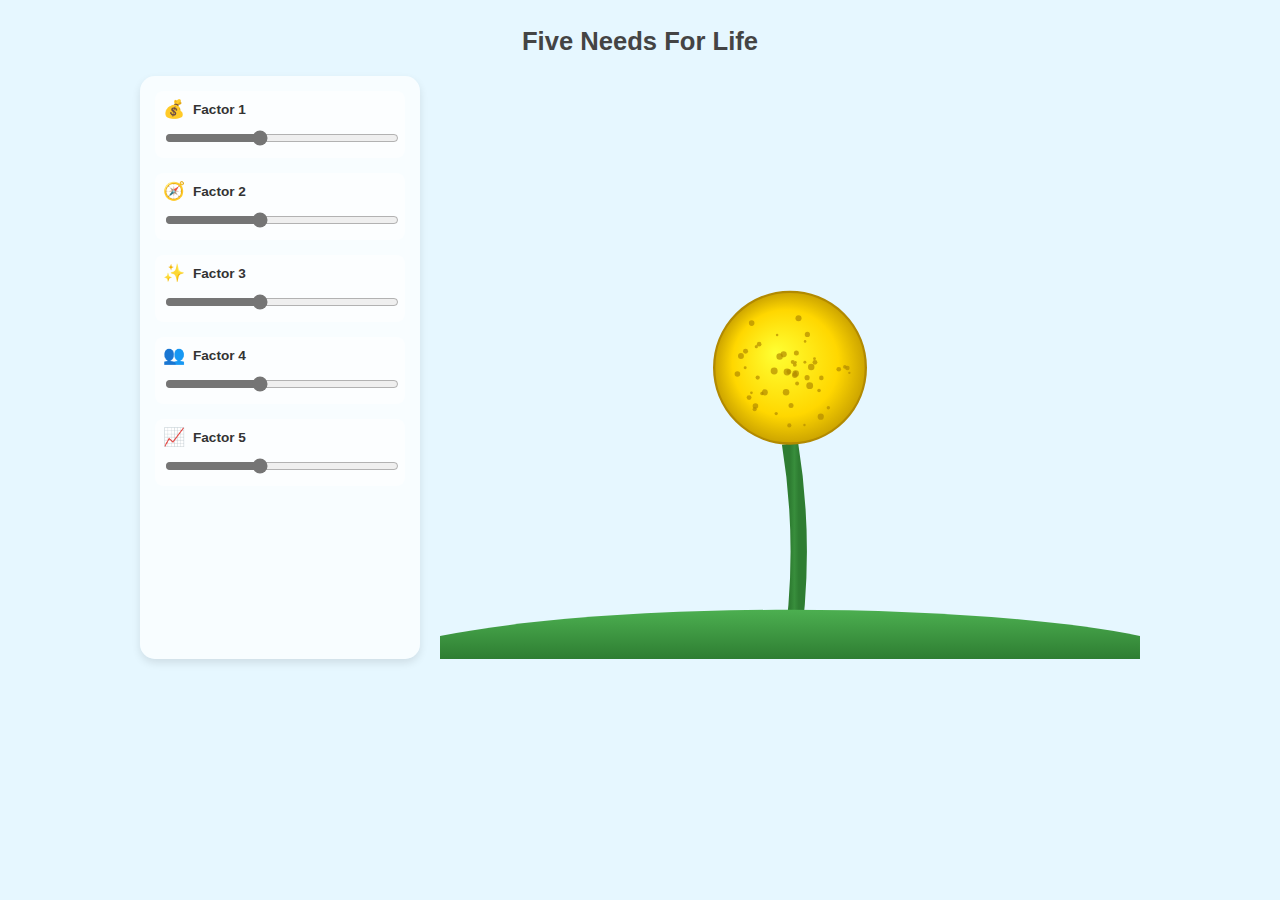
<file: interactive-life-work-needs.html>
<!DOCTYPE html>
<html lang="en">
<head>
    <meta charset="UTF-8">
    <meta name="viewport" content="width=device-width, initial-scale=1.0, maximum-scale=1.0, user-scalable=no">
    <title>Five Needs For Life</title>
    <style>
        body {
            font-family: 'Segoe UI', Tahoma, Geneva, Verdana, sans-serif;
            background-color: #e6f7ff;
            margin: 0;
            padding: 10px;
            display: flex;
            flex-direction: column;
            align-items: center;
            min-height: 100vh;
            box-sizing: border-box;
        }
        
        h1 {
            color: #444;
            text-align: center;
            margin-bottom: 20px;
            font-size: 1.6rem;
        }
        
        .main-container {
            display: flex;
            flex-direction: row;
            justify-content: center;
            width: 100%;
            max-width: 1000px;
            gap: 20px;
        }
        
        .sliders-container {
            width: 25%;
            background-color: rgba(255, 255, 255, 0.7);
            padding: 15px;
            border-radius: 15px;
            box-shadow: 0 4px 8px rgba(0, 0, 0, 0.1);
            flex-shrink: 0;
        }
        
        .flower-container {
            flex-grow: 1;
            display: flex;
            justify-content: center;
            align-items: center;
            min-height: 500px;
            position: relative;
        }
        
        .slider-group {
            margin-bottom: 15px;
            padding: 8px;
            border-radius: 8px;
            background-color: rgba(255, 255, 255, 0.5);
            transition: background-color 0.3s;
            position: relative;
        }
        
        .slider-group:hover {
            background-color: rgba(255, 255, 255, 0.8);
        }
        
        .slider-label {
            display: flex;
            align-items: center;
            margin-bottom: 5px;
            font-weight: bold;
            color: #333;
            font-size: 0.85em;
        }
        
        .emoji {
            margin-right: 8px;
            font-size: 1.3em;
        }
        
        .slider {
            width: 100%;
            margin-top: 5px;
            accent-color: #4CAF50;
        }
        
        @media (max-width: 768px) {
            .main-container {
                flex-direction: column;
                align-items: center;
                gap: 10px;
            }
            
            .sliders-container {
                width: 90%;
                max-width: 100%;
                margin-bottom: 10px;
                padding: 10px;
            }
            
            .flower-container {
                width: 100%;
                min-height: 350px;
            }
            
            h1 {
                font-size: 1.4rem;
                margin-bottom: 15px;
            }
            
            .slider-group {
                margin-bottom: 8px;
            }
            
            .slider-label {
                font-size: 0.8em;
            }
        }
    </style>
</head>
<body>
    <h1>Five Needs For Life</h1>
    <div class="main-container">
        <div class="sliders-container">
            <div class="slider-group">
                <div class="slider-label">
                    <span class="emoji">💰</span>
                    <span>Factor 1</span>
                </div>
                <input type="range" min="-2" max="3" value="0" class="slider" id="slider1">
            </div>
            
            <div class="slider-group">
                <div class="slider-label">
                    <span class="emoji">🧭</span>
                    <span>Factor 2</span>
                </div>
                <input type="range" min="-2" max="3" value="0" class="slider" id="slider2">
            </div>
            
            <div class="slider-group">
                <div class="slider-label">
                    <span class="emoji">✨</span>
                    <span></span>Factor 3</span>
                </div>
                <input type="range" min="-2" max="3" value="0" class="slider" id="slider3">
            </div>
            
            <div class="slider-group">
                <div class="slider-label">
                    <span class="emoji">👥</span>
                    <span>Factor 4</span>
                </div>
                <input type="range" min="-2" max="3" value="0" class="slider" id="slider4">
            </div>
            
            <div class="slider-group">
                <div class="slider-label">
                    <span class="emoji">📈</span>
                    <span>Factor 5</span>
                </div>
                <input type="range" min="-2" max="3" value="0" class="slider" id="slider5">
            </div>
        </div>
        
        <div class="flower-container" id="flowerContainer"></div>
    </div>

    <script>
        // Constants for the flower dimensions
        const svgWidth = 600;
        const svgHeight = 500;
        const centerX = svgWidth / 2;
        const centerY = svgHeight / 2;
        const pistilRadius = 65;
        const maxPetalLength = 200;
        
        // Needs categories with their data
        const needs = [
            { name: "Factor 1", emoji: "💰", color: "#FFD700", angle: -90 },
            { name: "Factor 2", emoji: "🧭", color: "#FF7F50", angle: -18 },
            { name: "Factor 3", emoji: "✨", color: "#4CAF50", angle: 54 },
            { name: "Factor 4", emoji: "👥", color: "#5B9BD5", angle: 126 },
            { name: "Factor 5", emoji: "📈", color: "#9370DB", angle: 198 }
        ];

        // Create the SVG element
        const createSVG = () => {
            const container = document.getElementById('flowerContainer');
            container.innerHTML = '';
            
            // Make SVG responsive
            const svg = document.createElementNS("http://www.w3.org/2000/svg", "svg");
            svg.setAttribute("viewBox", `0 0 ${svgWidth} ${svgHeight}`);
            svg.setAttribute("width", "100%");
            svg.setAttribute("height", "100%");
            svg.style.maxHeight = "70vh";
            svg.style.display = "block";
            svg.id = "flowerSVG";
            
            container.appendChild(svg);
            return svg;
        };

        // Get the current values from all sliders
        const getSliderValues = () => {
            return [1, 2, 3, 4, 5].map(i => parseInt(document.getElementById(`slider${i}`).value));
        };

        // Draw a petal - new petal shape
        const drawPetal = (svg, angle, length, width, color, emoji) => {
            // Make petals wider and more visible even at small values
            const petalWidth = width * 100; // Increased width factor
            
            // Make length at least 40% of maxPetalLength even for value 1 
            const adjustedLength = Math.max(length, maxPetalLength * 0.4);
            
            // Calculate the end point of the petal
            const endX = centerX + adjustedLength * Math.cos(angle * Math.PI / 180);
            const endY = centerY + adjustedLength * Math.sin(angle * Math.PI / 180);
            
            // Calculate control points for the bezier curves - making them wider
            // Wider angle spread to make petals touch each other
            const ctrl1Angle = angle - 50; 
            const ctrl2Angle = angle + 50;
            
            const ctrl1X = centerX + adjustedLength * 0.8 * Math.cos(ctrl1Angle * Math.PI / 180);
            const ctrl1Y = centerY + adjustedLength * 0.8 * Math.sin(ctrl1Angle * Math.PI / 180);
            const ctrl2X = centerX + adjustedLength * 0.8 * Math.cos(ctrl2Angle * Math.PI / 180);
            const ctrl2Y = centerY + adjustedLength * 0.8 * Math.sin(ctrl2Angle * Math.PI / 180);
            
            // Additional control points for the heart-like petal shape
            const ctrl3X = centerX + adjustedLength * 0.9 * Math.cos((angle - 25) * Math.PI / 180);
            const ctrl3Y = centerY + adjustedLength * 0.9 * Math.sin((angle - 25) * Math.PI / 180);
            const ctrl4X = centerX + adjustedLength * 0.9 * Math.cos((angle + 25) * Math.PI / 180);
            const ctrl4Y = centerY + adjustedLength * 0.9 * Math.sin((angle + 25) * Math.PI / 180);
            
            // Create a gradient for the petal
            const gradientId = `petalGradient${angle}`;
            const gradient = document.createElementNS("http://www.w3.org/2000/svg", "linearGradient");
            gradient.setAttribute("id", gradientId);
            gradient.setAttribute("x1", "0%");
            gradient.setAttribute("y1", "0%");
            gradient.setAttribute("x2", "100%");
            gradient.setAttribute("y2", "100%");
            
            const stop1 = document.createElementNS("http://www.w3.org/2000/svg", "stop");
            stop1.setAttribute("offset", "0%");
            stop1.setAttribute("stop-color", color);
            
            const stop2 = document.createElementNS("http://www.w3.org/2000/svg", "stop");
            stop2.setAttribute("offset", "100%");
            stop2.setAttribute("stop-color", lightenColor(color, 50));
            
            gradient.appendChild(stop1);
            gradient.appendChild(stop2);
            
            const defs = document.createElementNS("http://www.w3.org/2000/svg", "defs");
            defs.appendChild(gradient);
            svg.appendChild(defs);
            
            // Draw the petal using path with a new shape (heart-like)
            const path = document.createElementNS("http://www.w3.org/2000/svg", "path");
            path.setAttribute("d", `
                M ${centerX} ${centerY}
                Q ${ctrl1X} ${ctrl1Y}, ${endX} ${endY}
                Q ${ctrl4X} ${ctrl4Y}, ${centerX} ${centerY}
                Z
            `);
            path.setAttribute("fill", `url(#${gradientId})`);
            path.setAttribute("stroke", darkenColor(color, 20));
            path.setAttribute("stroke-width", "1");
            path.setAttribute("filter", "drop-shadow(0px 2px 3px rgba(0,0,0,0.2))");
            svg.appendChild(path);
            
            // Add texture to the petal
            for (let i = 0; i < 8; i++) {
                const lineAngle = angle - 15 + (i * 5);
                const lineLength = length * 0.7 * (0.5 + Math.random() * 0.5);
                const startX = centerX + pistilRadius * 0.8 * Math.cos(lineAngle * Math.PI / 180);
                const startY = centerY + pistilRadius * 0.8 * Math.sin(lineAngle * Math.PI / 180);
                const endLineX = centerX + lineLength * Math.cos(lineAngle * Math.PI / 180);
                const endLineY = centerY + lineLength * Math.sin(lineAngle * Math.PI / 180);
                
                const line = document.createElementNS("http://www.w3.org/2000/svg", "line");
                line.setAttribute("x1", startX);
                line.setAttribute("y1", startY);
                line.setAttribute("x2", endLineX);
                line.setAttribute("y2", endLineY);
                line.setAttribute("stroke", darkenColor(color, 10));
                line.setAttribute("stroke-width", "0.5");
                line.setAttribute("opacity", "0.3");
                svg.appendChild(line);
            }
            
            // Add emoji near the end of the petal, outside but close to the tip
            if (emoji) {
                // Position emoji outside but close to the tip of the petal
                const emojiDistance = length * 1.1; // Just beyond the petal tip
                const emojiX = centerX + emojiDistance * Math.cos(angle * Math.PI / 180);
                const emojiY = centerY + emojiDistance * Math.sin(angle * Math.PI / 180);
                
                const foreignObject = document.createElementNS("http://www.w3.org/2000/svg", "foreignObject");
                foreignObject.setAttribute("x", emojiX - 15);
                foreignObject.setAttribute("y", emojiY - 15);
                foreignObject.setAttribute("width", "30");
                foreignObject.setAttribute("height", "30");
                
                const emojiDiv = document.createElement("div");
                emojiDiv.style.textAlign = "center";
                emojiDiv.style.fontSize = "20px";
                emojiDiv.innerHTML = emoji;
                
                foreignObject.appendChild(emojiDiv);
                svg.appendChild(foreignObject);
            }
        };

        // Draw a damage hole in the pistil - now using background color and irregular shape
        const drawDamage = (svg, angle, size) => {
            // Size is -1 or -2, representing the severity of the damage
            // Reduced damage size by 30% as requested
            const damageSize = Math.abs(size) * 14; // Reduced from 20 to 14 (30% smaller)
            
            // Calculate the position of the damage on the pistil
            const damageX = centerX + (pistilRadius - damageSize/2) * Math.cos(angle * Math.PI / 180);
            const damageY = centerY + (pistilRadius - damageSize/2) * Math.sin(angle * Math.PI / 180);
            
            // Create an irregular "bitten" shape instead of a perfect circle
            const bitePath = document.createElementNS("http://www.w3.org/2000/svg", "path");
            
            // Generate irregular bitten mark with multiple points
            let pathData = `M ${damageX},${damageY} `;
            const numPoints = 12;
            
            for (let i = 0; i < numPoints; i++) {
                const pointAngle = (i / numPoints) * 2 * Math.PI;
                // Vary the radius to create irregularity - some points extend further
                const biteFactor = 0.7 + Math.random() * 0.6; // Between 0.7 and 1.3
                const pointRadius = damageSize * biteFactor;
                
                const px = damageX + pointRadius * Math.cos(pointAngle);
                const py = damageY + pointRadius * Math.sin(pointAngle);
                
                pathData += `L ${px},${py} `;
            }
            
            pathData += "Z"; // Close the path
            
            bitePath.setAttribute("d", pathData);
            bitePath.setAttribute("fill", "#e6f7ff"); // Same as background color
            bitePath.setAttribute("stroke", "none"); // No outline
            svg.appendChild(bitePath);
        };

        // Draw the pistil (center of the flower)
        const drawPistil = (svg, damageLevel) => {
            // Calculate color based on damage level (0 to 10, where 10 is maximum damage)
            // 0 damage = bright yellow, max damage = dark brown
            const normalColor = "#FFD700"; // Bright yellow
            const maxDamageColor = "#5D4037"; // Dark brown
            
            // Calculate color based on damage proportion
            const maxPossibleDamage = 10; // -2 for all 5 categories would be 10
            const damageProportion = Math.min(damageLevel / maxPossibleDamage, 1);
            const pistilColor = interpolateColor(normalColor, maxDamageColor, damageProportion);
            
            // Create a gradient for the pistil
            const gradientId = "pistilGradient";
            const gradient = document.createElementNS("http://www.w3.org/2000/svg", "radialGradient");
            gradient.setAttribute("id", gradientId);
            gradient.setAttribute("cx", "50%");
            gradient.setAttribute("cy", "50%");
            gradient.setAttribute("r", "50%");
            gradient.setAttribute("fx", "40%");
            gradient.setAttribute("fy", "40%");
            
            const stop1 = document.createElementNS("http://www.w3.org/2000/svg", "stop");
            stop1.setAttribute("offset", "0%");
            stop1.setAttribute("stop-color", lightenColor(pistilColor, 20));
            
            const stop2 = document.createElementNS("http://www.w3.org/2000/svg", "stop");
            stop2.setAttribute("offset", "70%");
            stop2.setAttribute("stop-color", pistilColor);
            
            const stop3 = document.createElementNS("http://www.w3.org/2000/svg", "stop");
            stop3.setAttribute("offset", "100%");
            stop3.setAttribute("stop-color", darkenColor(pistilColor, 20));
            
            gradient.appendChild(stop1);
            gradient.appendChild(stop2);
            gradient.appendChild(stop3);
            
            const defs = document.createElementNS("http://www.w3.org/2000/svg", "defs");
            defs.appendChild(gradient);
            svg.appendChild(defs);
            
            // Draw the pistil as a circle
            const circle = document.createElementNS("http://www.w3.org/2000/svg", "circle");
            circle.setAttribute("cx", centerX);
            circle.setAttribute("cy", centerY);
            circle.setAttribute("r", pistilRadius);
            circle.setAttribute("fill", `url(#${gradientId})`);
            circle.setAttribute("stroke", darkenColor(pistilColor, 30));
            circle.setAttribute("stroke-width", "2");
            // Removed the drop shadow
            svg.appendChild(circle);
            
            // Add texture dots to the pistil
            for (let i = 0; i < 50; i++) {
                const angle = Math.random() * 360;
                const distance = Math.random() * pistilRadius * 0.8;
                const dotX = centerX + distance * Math.cos(angle * Math.PI / 180);
                const dotY = centerY + distance * Math.sin(angle * Math.PI / 180);
                const dotSize = 1 + Math.random() * 2;
                
                const dot = document.createElementNS("http://www.w3.org/2000/svg", "circle");
                dot.setAttribute("cx", dotX);
                dot.setAttribute("cy", dotY);
                dot.setAttribute("r", dotSize);
                dot.setAttribute("fill", darkenColor(pistilColor, 30));
                dot.setAttribute("opacity", "0.7");
                svg.appendChild(dot);
            }
        };

        // Draw the complete flower
        const drawFlower = () => {
            const values = getSliderValues();
            const svg = createSVG();
            
            // First draw the stem (so it's behind everything)
            drawStem(svg);
            
            // Then draw ground (over the stem)
            drawGround(svg);
            
            // Calculate pistil damage level
            const damageLevel = values.reduce((sum, val) => sum + (val < 0 ? Math.abs(val) : 0), 0);
            
            // Draw petals first (so they appear behind the pistil)
            values.forEach((value, index) => {
                if (value > 0) {
                    // Calculate petal size based on value (1-3)
                    // Adjusted scale to make level 1 more visible
                    // Now a value of 1 will give 50% of max length instead of 33%
                    const petalLength = ((value * 0.5) / 3 + 0.5) * maxPetalLength;
                    const petalWidth = value / 3;
                    
                    drawPetal(svg, needs[index].angle, petalLength, petalWidth, needs[index].color, needs[index].emoji);
                }
            });
            
            // Draw the pistil
            drawPistil(svg, damageLevel);
            
            // Draw damage holes on top
            values.forEach((value, index) => {
                if (value < 0) {
                    drawDamage(svg, needs[index].angle, value);
                }
            });
        };
        
        // Draw the ground/grass - simplified version
        const drawGround = (svg) => {
            // Create a gradient for the grass
            const gradientId = "grassGradient";
            const gradient = document.createElementNS("http://www.w3.org/2000/svg", "linearGradient");
            gradient.setAttribute("id", gradientId);
            gradient.setAttribute("x1", "0%");
            gradient.setAttribute("y1", "0%");
            gradient.setAttribute("x2", "0%");
            gradient.setAttribute("y2", "100%");
            
            const stop1 = document.createElementNS("http://www.w3.org/2000/svg", "stop");
            stop1.setAttribute("offset", "0%");
            stop1.setAttribute("stop-color", "#4CAF50");
            
            const stop2 = document.createElementNS("http://www.w3.org/2000/svg", "stop");
            stop2.setAttribute("offset", "100%");
            stop2.setAttribute("stop-color", "#2E7D32");
            
            gradient.appendChild(stop1);
            gradient.appendChild(stop2);
            
            const defs = svg.querySelector("defs") || document.createElementNS("http://www.w3.org/2000/svg", "defs");
            if (!svg.querySelector("defs")) {
                svg.appendChild(defs);
            }
            defs.appendChild(gradient);
            
            // Draw a simple curved ground
            const groundPath = document.createElementNS("http://www.w3.org/2000/svg", "path");
            
            // Define a simple curved path for the ground
            // Starting from left edge, curving up in the middle, then down to right edge
            const groundY = svgHeight - 30;
            const curveHeight = 20;
            
            const pathD = `
                M 0,${svgHeight}
                L 0,${groundY + curveHeight/2}
                C ${svgWidth/4},${groundY - curveHeight} ${svgWidth*3/4},${groundY - curveHeight} ${svgWidth},${groundY + curveHeight/2}
                L ${svgWidth},${svgHeight}
                Z
            `;
            
            groundPath.setAttribute("d", pathD);
            groundPath.setAttribute("fill", `url(#${gradientId})`);
            svg.appendChild(groundPath);
        };
        
        // Draw the stem (trunk only - no leaves)
        const drawStem = (svg) => {
            // Calculate stem start position (bottom of pistil)
            const stemTopX = centerX;
            const stemTopY = centerY + pistilRadius;
            const stemBottomY = svgHeight; // Reach all the way to the bottom of SVG
            const stemWidth = 14; // Slightly thicker trunk
            
            // Create stem gradient
            const stemGradientId = "stemGradient";
            const stemGradient = document.createElementNS("http://www.w3.org/2000/svg", "linearGradient");
            stemGradient.setAttribute("id", stemGradientId);
            stemGradient.setAttribute("x1", "0%");
            stemGradient.setAttribute("y1", "0%");
            stemGradient.setAttribute("x2", "100%");
            stemGradient.setAttribute("y2", "0%");
            
            const stemStop1 = document.createElementNS("http://www.w3.org/2000/svg", "stop");
            stemStop1.setAttribute("offset", "0%");
            stemStop1.setAttribute("stop-color", "#2E7D32");
            
            const stemStop2 = document.createElementNS("http://www.w3.org/2000/svg", "stop");
            stemStop2.setAttribute("offset", "50%");
            stemStop2.setAttribute("stop-color", "#388E3C");
            
            const stemStop3 = document.createElementNS("http://www.w3.org/2000/svg", "stop");
            stemStop3.setAttribute("offset", "100%");
            stemStop3.setAttribute("stop-color", "#2E7D32");
            
            stemGradient.appendChild(stemStop1);
            stemGradient.appendChild(stemStop2);
            stemGradient.appendChild(stemStop3);
            
            const defs = svg.querySelector("defs") || document.createElementNS("http://www.w3.org/2000/svg", "defs");
            if (!svg.querySelector("defs")) {
                svg.appendChild(defs);
            }
            defs.appendChild(stemGradient);
            
            // Draw the stem with a slight curve
            const stem = document.createElementNS("http://www.w3.org/2000/svg", "path");
            const controlX = centerX + 15; // Add a slight curve
            stem.setAttribute("d", `M ${stemTopX},${stemTopY} Q ${controlX},${(stemTopY + stemBottomY)/2} ${stemTopX},${stemBottomY}`);
            stem.setAttribute("stroke", `url(#${stemGradientId})`);
            stem.setAttribute("stroke-width", stemWidth);
            stem.setAttribute("fill", "none");
            svg.appendChild(stem);
        };

        // Helper function to lighten a color
        function lightenColor(color, percent) {
            const num = parseInt(color.slice(1), 16);
            const amt = Math.round(2.55 * percent);
            const R = Math.min(255, (num >> 16) + amt);
            const G = Math.min(255, (num >> 8 & 0x00FF) + amt);
            const B = Math.min(255, (num & 0x0000FF) + amt);
            return `#${(0x1000000 + (R << 16) + (G << 8) + B).toString(16).slice(1)}`;
        }

        // Helper function to darken a color
        function darkenColor(color, percent) {
            const num = parseInt(color.slice(1), 16);
            const amt = Math.round(2.55 * percent);
            const R = Math.max(0, (num >> 16) - amt);
            const G = Math.max(0, (num >> 8 & 0x00FF) - amt);
            const B = Math.max(0, (num & 0x0000FF) - amt);
            return `#${(0x1000000 + (R << 16) + (G << 8) + B).toString(16).slice(1)}`;
        }

        // Helper function to interpolate between two colors
        function interpolateColor(color1, color2, factor) {
            const r1 = parseInt(color1.slice(1, 3), 16);
            const g1 = parseInt(color1.slice(3, 5), 16);
            const b1 = parseInt(color1.slice(5, 7), 16);
            
            const r2 = parseInt(color2.slice(1, 3), 16);
            const g2 = parseInt(color2.slice(3, 5), 16);
            const b2 = parseInt(color2.slice(5, 7), 16);
            
            const r = Math.round(r1 + factor * (r2 - r1));
            const g = Math.round(g1 + factor * (g2 - g1));
            const b = Math.round(b1 + factor * (b2 - b1));
            
            return `#${(r << 16 | g << 8 | b).toString(16).padStart(6, '0')}`;
        }

        // Setup event listeners for sliders
        function setupSliders() {
            for (let i = 1; i <= 5; i++) {
                const slider = document.getElementById(`slider${i}`);
                
                // Set initial color based on value
                updateSliderColor(slider);
                
                slider.addEventListener('input', function() {
                    drawFlower();
                    updateSliderColor(this);
                });
            }
        }
        
        // Update slider color based on its value
        function updateSliderColor(slider) {
            const value = parseInt(slider.value);
            if (value < 0) {
                slider.style.accentColor = '#E53935'; // Red for negative values
            } else if (value > 0) {
                slider.style.accentColor = '#4CAF50'; // Green for positive values
            } else {
                slider.style.accentColor = '#757575'; // Gray for zero
            }
        }

        // Initialize the flower
        window.onload = function() {
            setupSliders();
            drawFlower();
            
            // Ensure it redraws when orientation changes
            window.addEventListener('resize', function() {
                drawFlower();
            });
        };
    </script>
</body>
</html>
</file>
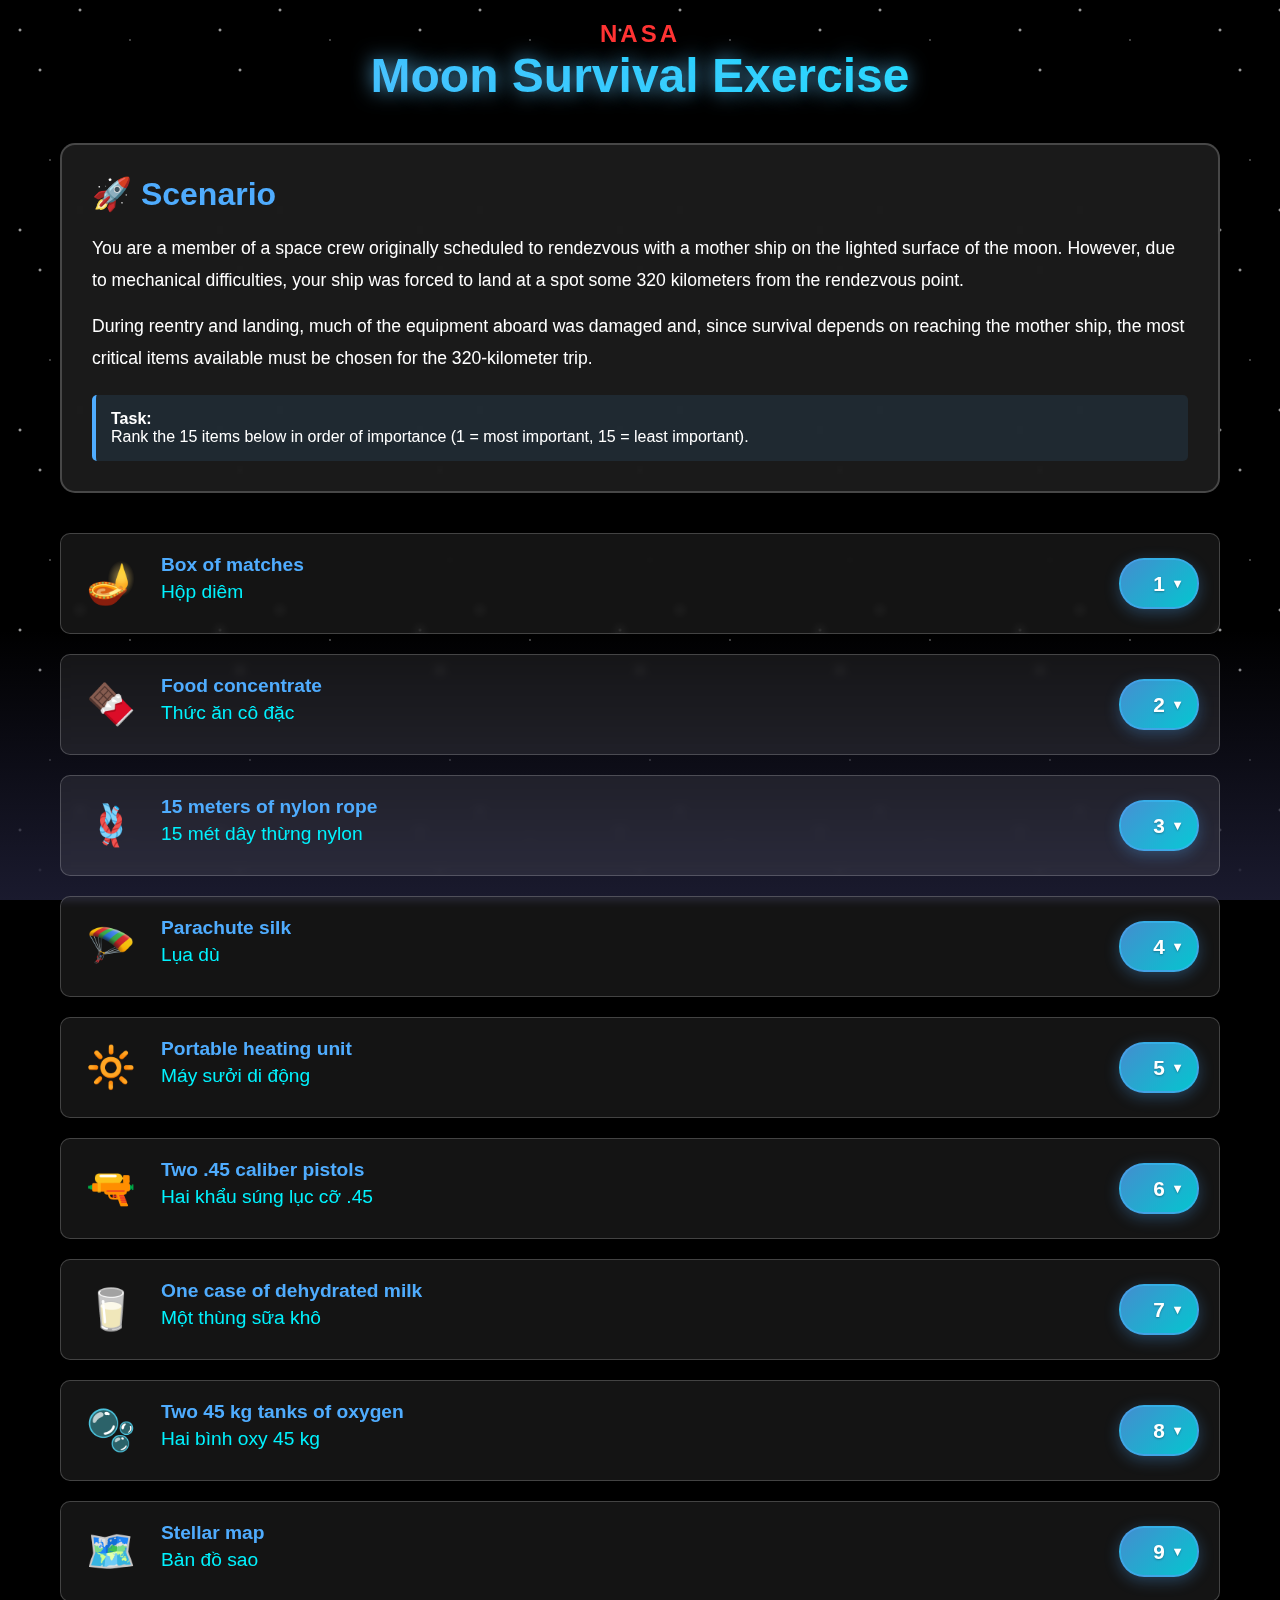
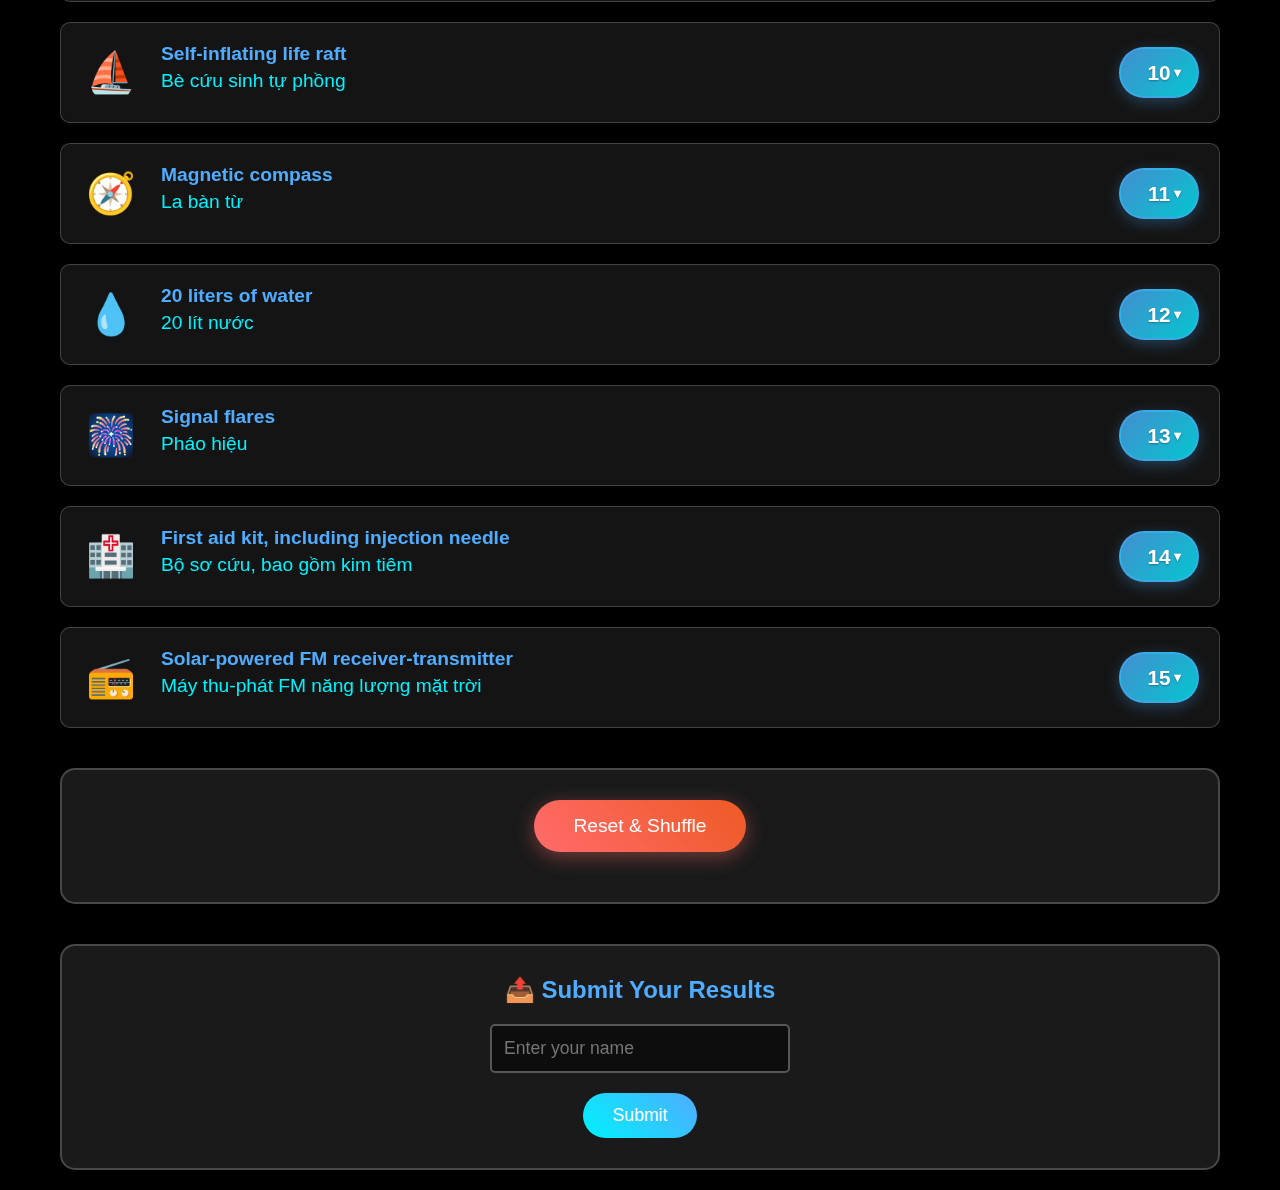
<file: nasa-sim.html>
<!DOCTYPE html>
<html lang="en">
<head>
    <meta charset="UTF-8">
    <meta name="viewport" content="width=device-width, initial-scale=1.0">
    <title>NASA Moon Survival Exercise</title>
    <style>
        * {
            margin: 0;
            padding: 0;
            box-sizing: border-box;
        }

        body {
            font-family: 'Arial', sans-serif;
            background: #000;
            color: #fff;
            min-height: 100vh;
            overflow-x: hidden;
            position: relative;
        }

        /* Starfield background */
        body::before {
            content: '';
            position: fixed;
            top: 0;
            left: 0;
            width: 100%;
            height: 100%;
            background: 
                radial-gradient(2px 2px at 20px 30px, #eee, transparent),
                radial-gradient(2px 2px at 40px 70px, #eee, transparent),
                radial-gradient(1px 1px at 50px 160px, #ddd, transparent),
                radial-gradient(1px 1px at 130px 40px, #ddd, transparent),
                radial-gradient(2px 2px at 80px 10px, #eee, transparent);
            background-size: 200px 200px;
            animation: stars 20s linear infinite;
            z-index: -2;
        }

        @keyframes stars {
            0% { transform: translateY(0); }
            100% { transform: translateY(-200px); }
        }

        /* Moon surface gradient */
        body::after {
            content: '';
            position: fixed;
            bottom: 0;
            left: 0;
            width: 100%;
            height: 30%;
            background: linear-gradient(to top, #1a1a2e 0%, transparent 100%);
            z-index: -1;
        }

        .container {
            max-width: 1200px;
            margin: 0 auto;
            padding: 20px;
            position: relative;
            z-index: 1;
        }

        /* Header */
        .header {
            text-align: center;
            margin-bottom: 40px;
            animation: fadeIn 1s ease-out;
        }

        @keyframes fadeIn {
            from { opacity: 0; transform: translateY(-20px); }
            to { opacity: 1; transform: translateY(0); }
        }

        .header h1 {
            font-size: 3em;
            margin-bottom: 10px;
            text-shadow: 0 0 20px rgba(100, 200, 255, 0.8);
            background: linear-gradient(45deg, #4facfe 0%, #00f2fe 100%);
            -webkit-background-clip: text;
            -webkit-text-fill-color: transparent;
        }

        .header .nasa-logo {
            font-size: 1.5em;
            color: #ff3333;
            font-weight: bold;
            letter-spacing: 3px;
        }

        /* Scenario Box */
        .scenario-box {
            background: rgba(255, 255, 255, 0.1);
            backdrop-filter: blur(10px);
            border: 2px solid rgba(255, 255, 255, 0.2);
            border-radius: 15px;
            padding: 30px;
            margin-bottom: 40px;
            box-shadow: 0 8px 32px rgba(0, 0, 0, 0.3);
            animation: slideIn 1s ease-out 0.3s both;
        }

        @keyframes slideIn {
            from { opacity: 0; transform: translateX(-50px); }
            to { opacity: 1; transform: translateX(0); }
        }

        .scenario-box h2 {
            color: #4facfe;
            margin-bottom: 20px;
            font-size: 2em;
        }

        .scenario-box p {
            line-height: 1.8;
            margin-bottom: 15px;
            font-size: 1.1em;
        }

        .scenario-box .task {
            background: rgba(79, 172, 254, 0.1);
            border-left: 4px solid #4facfe;
            padding: 15px;
            margin-top: 20px;
            border-radius: 5px;
        }

        /* Items Grid */
        .items-container {
            display: grid;
            gap: 20px;
            margin-bottom: 40px;
        }

        .item {
            background: rgba(255, 255, 255, 0.08);
            backdrop-filter: blur(5px);
            border: 1px solid rgba(255, 255, 255, 0.2);
            border-radius: 10px;
            padding: 20px;
            display: flex;
            align-items: center;
            gap: 20px;
            transition: all 0.3s ease;
            position: relative;
            overflow: hidden;
            animation: itemSlide 0.5s ease-out both;
        }

        @keyframes itemSlide {
            from { opacity: 0; transform: translateY(20px); }
            to { opacity: 1; transform: translateY(0); }
        }

        .item::before {
            content: '';
            position: absolute;
            top: 0;
            left: -100%;
            width: 100%;
            height: 100%;
            background: linear-gradient(90deg, transparent, rgba(255, 255, 255, 0.2), transparent);
            transition: left 0.5s;
        }

        .item:hover::before {
            left: 100%;
        }

        .item:hover {
            transform: translateY(-5px);
            box-shadow: 0 10px 30px rgba(79, 172, 254, 0.3);
            border-color: #4facfe;
        }

        .item-icon {
            font-size: 2.5em;
            min-width: 60px;
            text-align: center;
        }

        .item-content {
            flex: 1;
        }

        .item-name {
            font-size: 1.2em;
            font-weight: bold;
            margin-bottom: 5px;
            color: #4facfe;
        }

        .item-name-vn {
            font-size: 1.2em;
            color: #00f2fe;
            margin-bottom: 10px;
        }

        .item-select {
            min-width: 80px;
        }

        .item-select select {
            width: 100%;
            padding: 12px 20px;
            border-radius: 25px;
            border: 2px solid rgba(79, 172, 254, 0.5);
            background: linear-gradient(135deg, rgba(79, 172, 254, 0.8) 0%, rgba(0, 242, 254, 0.8) 100%);
            color: #ffffff;
            font-size: 1.3em;
            font-weight: bold;
            cursor: pointer;
            transition: all 0.3s;
            text-align: center;
            appearance: none;
            -webkit-appearance: none;
            -moz-appearance: none;
            position: relative;
            box-shadow: 0 4px 15px rgba(79, 172, 254, 0.3);
            text-shadow: 0 1px 2px rgba(0, 0, 0, 0.3);
        }

        .item-select select:hover {
            background: linear-gradient(135deg, rgba(79, 172, 254, 1) 0%, rgba(0, 242, 254, 1) 100%);
            transform: translateY(-2px);
            box-shadow: 0 6px 20px rgba(79, 172, 254, 0.5);
            border-color: rgba(255, 255, 255, 0.5);
        }

        .item-select select:focus {
            outline: none;
            background: linear-gradient(135deg, rgba(79, 172, 254, 1) 0%, rgba(0, 242, 254, 1) 100%);
            box-shadow: 0 0 0 3px rgba(79, 172, 254, 0.3);
            border-color: rgba(255, 255, 255, 0.7);
        }

        .item-select select:active {
            transform: translateY(0);
        }

        /* Style the dropdown options */
        .item-select select option {
            background: #1a1a2e;
            color: #ffffff;
            padding: 10px;
            font-weight: normal;
        }

        /* Custom dropdown arrow */
        .item-select {
            position: relative;
        }

        .item-select::after {
            content: '▼';
            position: absolute;
            top: 50%;
            right: 15px;
            transform: translateY(-50%);
            font-size: 0.8em;
            color: #ffffff;
            pointer-events: none;
            transition: transform 0.3s;
            text-shadow: 0 1px 2px rgba(0, 0, 0, 0.3);
        }

        .item-select:hover::after {
            transform: translateY(-50%) scale(1.2);
        }

        /* Action Section */
        .action-section {
            background: rgba(255, 255, 255, 0.1);
            backdrop-filter: blur(10px);
            border: 2px solid rgba(255, 255, 255, 0.2);
            border-radius: 15px;
            padding: 30px;
            margin-bottom: 40px;
            text-align: center;
        }

        .action-buttons {
            display: flex;
            gap: 10px;
            justify-content: center;
            flex-wrap: wrap;
            margin-bottom: 20px;
        }

        .action-btn {
            background: linear-gradient(45deg, #ff6b6b 0%, #ee5a24 100%);
            color: #fff;
            border: none;
            padding: 15px 40px;
            font-size: 1.2em;
            border-radius: 30px;
            cursor: pointer;
            transition: all 0.3s;
            box-shadow: 0 5px 20px rgba(255, 107, 107, 0.4);
        }

        .action-btn:hover {
            transform: translateY(-3px);
            box-shadow: 0 8px 30px rgba(255, 107, 107, 0.6);
        }

        /* Submission Form */
        .submission-section {
            background: rgba(255, 255, 255, 0.1);
            backdrop-filter: blur(10px);
            border: 2px solid rgba(255, 255, 255, 0.2);
            border-radius: 15px;
            padding: 30px;
            text-align: center;
        }

        .submission-section h2 {
            color: #4facfe;
            margin-bottom: 20px;
        }

        .form-group {
            margin-bottom: 20px;
        }

        .form-group input {
            width: 100%;
            max-width: 300px;
            padding: 12px;
            border-radius: 5px;
            border: 2px solid rgba(255, 255, 255, 0.3);
            background: rgba(0, 0, 0, 0.5);
            color: #fff;
            font-size: 1.1em;
            transition: all 0.3s;
        }

        .form-group input:focus {
            outline: none;
            border-color: #4facfe;
            box-shadow: 0 0 10px rgba(79, 172, 254, 0.5);
        }

        .submit-btn {
            background: linear-gradient(45deg, #00f2fe 0%, #4facfe 100%);
            color: #fff;
            border: none;
            padding: 12px 30px;
            font-size: 1.1em;
            border-radius: 25px;
            cursor: pointer;
            transition: all 0.3s;
        }

        .submit-btn:hover {
            transform: translateY(-2px);
            box-shadow: 0 5px 20px rgba(0, 242, 254, 0.4);
        }

        .submit-btn:disabled {
            opacity: 0.5;
            cursor: not-allowed;
        }

        /* Responsive */
        @media (max-width: 768px) {
            .header h1 {
                font-size: 2em;
            }
            
            .item {
                flex-direction: column;
                text-align: center;
            }
            
            .item-icon {
                margin-bottom: 10px;
            }
        }

        /* Scrollbar styling */
        ::-webkit-scrollbar {
            width: 10px;
        }

        ::-webkit-scrollbar-track {
            background: rgba(255, 255, 255, 0.1);
        }

        ::-webkit-scrollbar-thumb {
            background: rgba(79, 172, 254, 0.5);
            border-radius: 5px;
        }

        ::-webkit-scrollbar-thumb:hover {
            background: rgba(79, 172, 254, 0.8);
        }
    </style>
</head>
<body>
    <div class="container">
        <header class="header">
            <div class="nasa-logo">NASA</div>
            <h1>Moon Survival Exercise</h1>
        </header>

        <div class="scenario-box">
            <h2>🚀 Scenario</h2>
            <p>
                You are a member of a space crew originally scheduled to rendezvous with a mother ship on the lighted surface of the moon. However, due to mechanical difficulties, your ship was forced to land at a spot some 320 kilometers from the rendezvous point.
            </p>
            <p>
                During reentry and landing, much of the equipment aboard was damaged and, since survival depends on reaching the mother ship, the most critical items available must be chosen for the 320-kilometer trip.
            </p>
            <div class="task">
                <strong>Task:</strong><br>
                Rank the 15 items below in order of importance (1 = most important, 15 = least important).
            </div>
        </div>

        <div class="items-container" id="itemsContainer">
            <!-- Items will be populated by JavaScript -->
        </div>

        <div class="action-section">
            <div class="action-buttons">
                <button class="action-btn" onclick="resetExercise()">Reset & Shuffle</button>
            </div>
        </div>

        <div class="submission-section">
            <h2>📤 Submit Your Results</h2>
            <form id="submissionForm" onsubmit="submitResults(event)">
                <div class="form-group">
                    <input type="text" id="userName" placeholder="Enter your name" required>
                </div>
                <button type="submit" class="submit-btn">Submit</button>
            </form>
        </div>
    </div>

    <script>
        // Items data with icons
        const itemsData = [
            {
                id: 'matches',
                icon: '🪔',
                nameEn: 'Box of matches',
                nameVn: 'Hộp diêm',
                nasaRank: 15
            },
            {
                id: 'food',
                icon: '🍫',
                nameEn: 'Food concentrate',
                nameVn: 'Thức ăn cô đặc',
                nasaRank: 4
            },
            {
                id: 'rope',
                icon: '🪢',
                nameEn: '15 meters of nylon rope',
                nameVn: '15 mét dây thừng nylon',
                nasaRank: 6
            },
            {
                id: 'parachute',
                icon: '🪂',
                nameEn: 'Parachute silk',
                nameVn: 'Lụa dù',
                nasaRank: 8
            },
            {
                id: 'heating',
                icon: '🔆',
                nameEn: 'Portable heating unit',
                nameVn: 'Máy sưởi di động',
                nasaRank: 13
            },
            {
                id: 'pistols',
                icon: '🔫',
                nameEn: 'Two .45 caliber pistols',
                nameVn: 'Hai khẩu súng lục cỡ .45',
                nasaRank: 11
            },
            {
                id: 'milk',
                icon: '🥛',
                nameEn: 'One case of dehydrated milk',
                nameVn: 'Một thùng sữa khô',
                nasaRank: 12
            },
            {
                id: 'oxygen',
                icon: '🫧',
                nameEn: 'Two 45 kg tanks of oxygen',
                nameVn: 'Hai bình oxy 45 kg',
                nasaRank: 1
            },
            {
                id: 'map',
                icon: '🗺️',
                nameEn: 'Stellar map',
                nameVn: 'Bản đồ sao',
                nasaRank: 3
            },
            {
                id: 'raft',
                icon: '⛵',
                nameEn: 'Self-inflating life raft',
                nameVn: 'Bè cứu sinh tự phồng',
                nasaRank: 9
            },
            {
                id: 'compass',
                icon: '🧭',
                nameEn: 'Magnetic compass',
                nameVn: 'La bàn từ',
                nasaRank: 14
            },
            {
                id: 'water',
                icon: '💧',
                nameEn: '20 liters of water',
                nameVn: '20 lít nước',
                nasaRank: 2
            },
            {
                id: 'flares',
                icon: '🎆',
                nameEn: 'Signal flares',
                nameVn: 'Pháo hiệu',
                nasaRank: 10
            },
            {
                id: 'firstaid',
                icon: '🏥',
                nameEn: 'First aid kit, including injection needle',
                nameVn: 'Bộ sơ cứu, bao gồm kim tiêm',
                nasaRank: 7
            },
            {
                id: 'radio',
                icon: '📻',
                nameEn: 'Solar-powered FM receiver-transmitter',
                nameVn: 'Máy thu-phát FM năng lượng mặt trời',
                nasaRank: 5
            }
        ];

        // Shuffle array function
        function shuffleArray(array) {
            const newArray = [...array];
            for (let i = newArray.length - 1; i > 0; i--) {
                const j = Math.floor(Math.random() * (i + 1));
                [newArray[i], newArray[j]] = [newArray[j], newArray[i]];
            }
            return newArray;
        }

        // Initialize items
        let currentOrder = [];
        
        function initializeItems() {
            const container = document.getElementById('itemsContainer');
            // Don't shuffle - keep original order
            currentOrder = itemsData.map(item => item.id);
            
            itemsData.forEach((item, index) => {
                const itemDiv = document.createElement('div');
                itemDiv.className = 'item';
                itemDiv.dataset.itemId = item.id;
                itemDiv.style.animationDelay = `${index * 0.1}s`;
                
                itemDiv.innerHTML = `
                    <div class="item-icon">${item.icon}</div>
                    <div class="item-content">
                        <div class="item-name">${item.nameEn}</div>
                        <div class="item-name-vn">${item.nameVn}</div>
                    </div>
                    <div class="item-select">
                        <select onchange="handleRankChange(this, '${item.id}')">
                            ${Array.from({length: 15}, (_, i) => 
                                `<option value="${i + 1}" ${i + 1 === index + 1 ? 'selected' : ''}>${i + 1}</option>`
                            ).join('')}
                        </select>
                    </div>
                `;
                
                container.appendChild(itemDiv);
            });
        }

        // Handle rank change
        function handleRankChange(select, itemId) {
            const newRank = parseInt(select.value);
            if (!newRank) return;
            
            const container = document.getElementById('itemsContainer');
            const items = Array.from(container.querySelectorAll('.item'));
            const changedItem = items.find(item => item.dataset.itemId === itemId);
            
            // Remove the changed item from its current position
            const currentIndex = items.indexOf(changedItem);
            items.splice(currentIndex, 1);
            
            // Insert at new position (rank - 1 because array is 0-indexed)
            items.splice(newRank - 1, 0, changedItem);
            
            // Clear container and re-append in new order
            container.innerHTML = '';
            items.forEach((item, index) => {
                // Update the dropdown value to match new position
                const select = item.querySelector('select');
                select.value = index + 1;
                
                // Re-add animation
                item.style.animationDelay = `${index * 0.05}s`;
                item.style.animation = 'none';
                setTimeout(() => {
                    item.style.animation = '';
                }, 10);
                
                container.appendChild(item);
            });
            
            // Update current order
            currentOrder = items.map(item => item.dataset.itemId);
        }

        // Reset and shuffle
        function resetExercise() {
            // Clear container and reinitialize with shuffled items
            const container = document.getElementById('itemsContainer');
            container.innerHTML = '';
            
            // Shuffle items
            const shuffled = shuffleArray(itemsData);
            currentOrder = shuffled.map(item => item.id);
            
            shuffled.forEach((item, index) => {
                const itemDiv = document.createElement('div');
                itemDiv.className = 'item';
                itemDiv.dataset.itemId = item.id;
                itemDiv.style.animationDelay = `${index * 0.1}s`;
                
                itemDiv.innerHTML = `
                    <div class="item-icon">${item.icon}</div>
                    <div class="item-content">
                        <div class="item-name">${item.nameEn}</div>
                        <div class="item-name-vn">${item.nameVn}</div>
                    </div>
                    <div class="item-select">
                        <select onchange="handleRankChange(this, '${item.id}')">
                            ${Array.from({length: 15}, (_, i) => 
                                `<option value="${i + 1}" ${i + 1 === index + 1 ? 'selected' : ''}>${i + 1}</option>`
                            ).join('')}
                        </select>
                    </div>
                `;
                
                container.appendChild(itemDiv);
            });
            
            // Scroll to top
            window.scrollTo({ top: 0, behavior: 'smooth' });
        }

        // Calculate score (internal use only, not shown to user)
        function calculateScore() {
            const items = document.querySelectorAll('.item');
            let totalDifference = 0;
            
            items.forEach(item => {
                const itemId = item.dataset.itemId;
                const userRank = parseInt(item.querySelector('select').value) || 0;
                const itemData = itemsData.find(i => i.id === itemId);
                const nasaRank = itemData.nasaRank;
                
                if (userRank > 0) {
                    const difference = Math.abs(userRank - nasaRank);
                    totalDifference += difference;
                }
            });
            
            return totalDifference;
        }

        // Submit results
        function submitResults(event) {
            event.preventDefault();
            
            const userName = document.getElementById('userName').value;
            const score = calculateScore(); // Calculate internally but don't show
            
            // Get user rankings - create object with English names as keys
            const userRankings = {};
            document.querySelectorAll('.item').forEach(item => {
                const itemId = item.dataset.itemId;
                const rank = parseInt(item.querySelector('select').value) || 0;
                const itemData = itemsData.find(i => i.id === itemId);
                // Use only English name as key
                userRankings[itemData.nameEn] = rank;
            });
            
            // Prepare data for submission
            const submissionData = {
                name: userName,
                score: score,
                rankings: userRankings
            };
            
            // Show loading state
            const submitBtn = event.target.querySelector('button[type="submit"]');
            submitBtn.disabled = true;
            submitBtn.textContent = 'Submitting...';
            
            // Apps Script URL
            const APPS_SCRIPT_URL = 'https://script.google.com/macros/s/AKfycbxidhKuWL9r2UB2ZFXrxA971PRtQQ8tvpVSE7gCJjBMRx2MrYPJBkh7c8S1I_MTQOKzuA/exec';
            
            fetch(APPS_SCRIPT_URL, {
                method: 'POST',
                mode: 'no-cors',
                headers: {
                    'Content-Type': 'application/json',
                },
                body: JSON.stringify(submissionData)
            })
            .then(() => {
                // Success - but don't show the score
                alert(`Thank you ${userName}! Your submission has been recorded.`);
                
                // Reset form
                document.getElementById('userName').value = '';
                
                // Update button
                submitBtn.textContent = 'Submitted ✓';
                
                setTimeout(() => {
                    submitBtn.disabled = false;
                    submitBtn.textContent = 'Submit';
                }, 3000);
            })
            .catch(error => {
                console.error('Error:', error);
                alert('There was an error submitting your results. Please try again.');
                
                // Reset button
                submitBtn.disabled = false;
                submitBtn.textContent = 'Submit';
            });
        }

        // Initialize on load
        window.onload = function() {
            initializeItems();
        };
    </script>
</body>
</html>
</file>
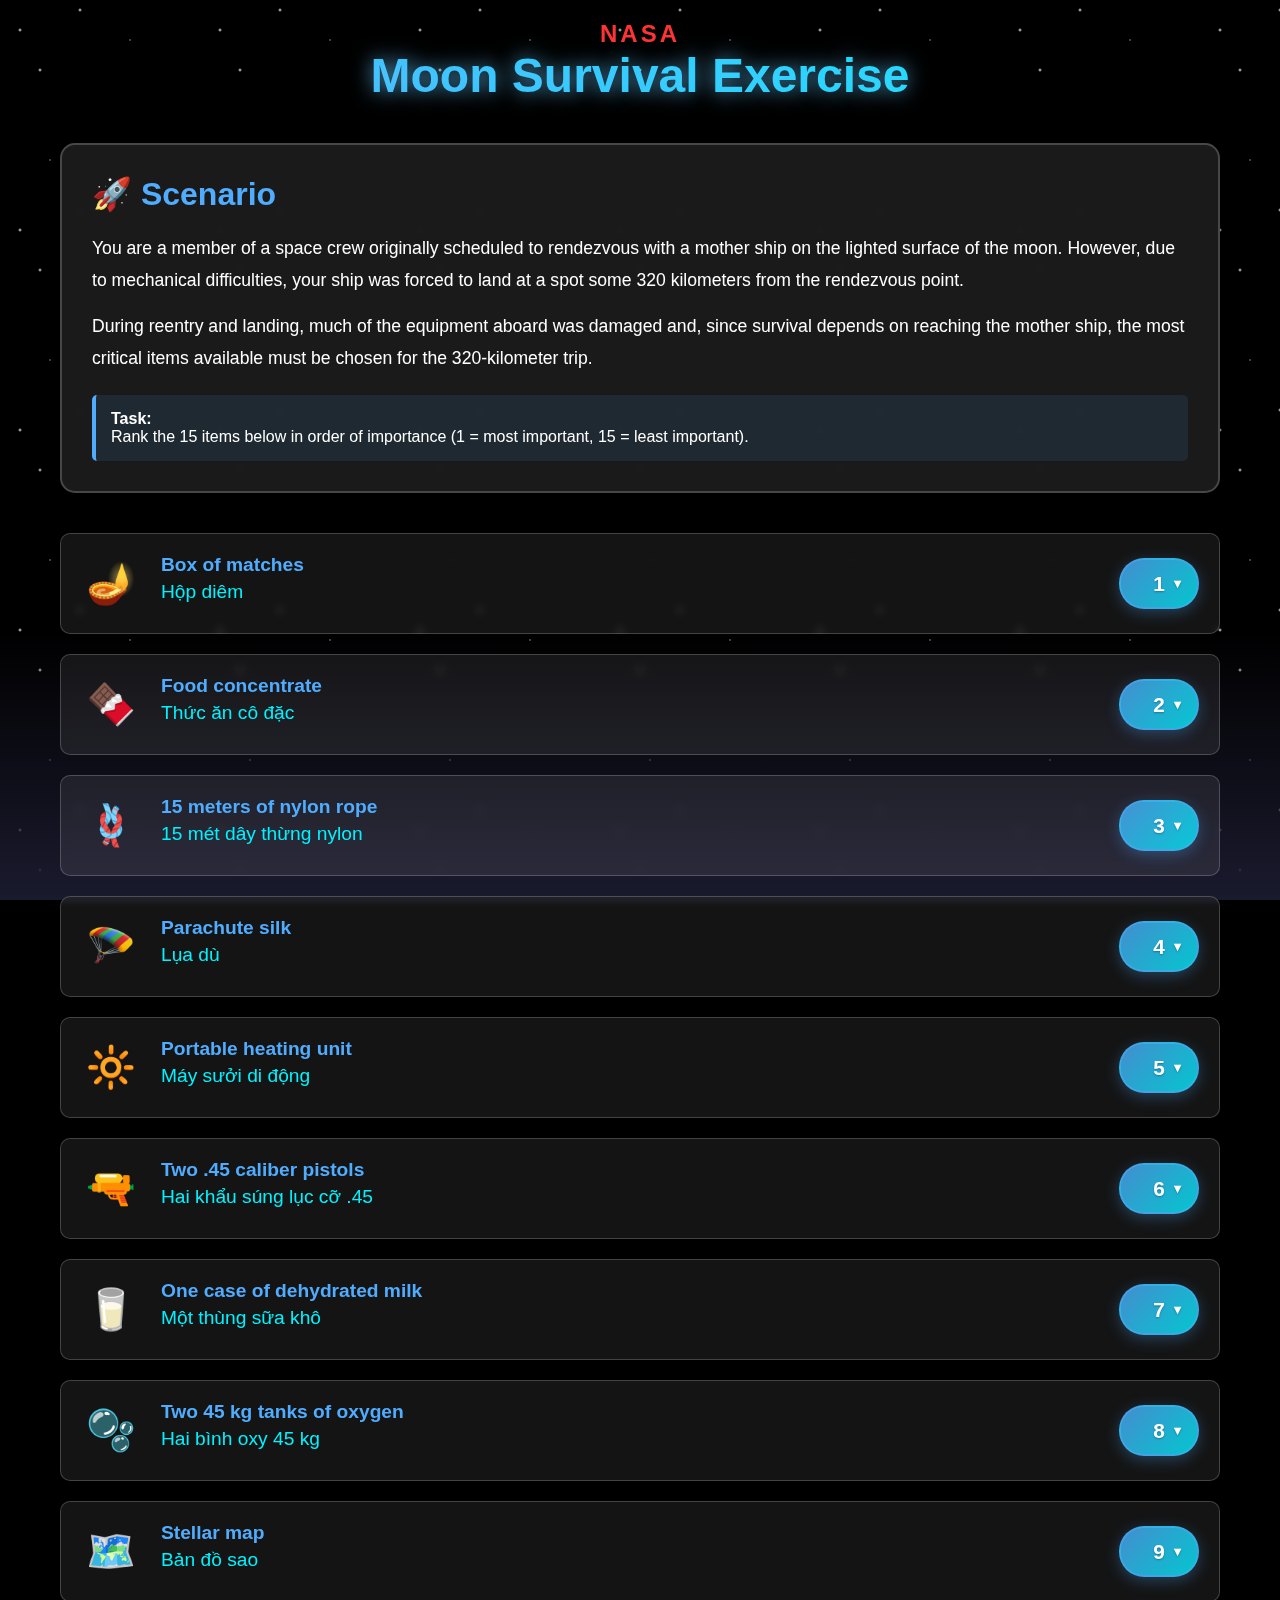
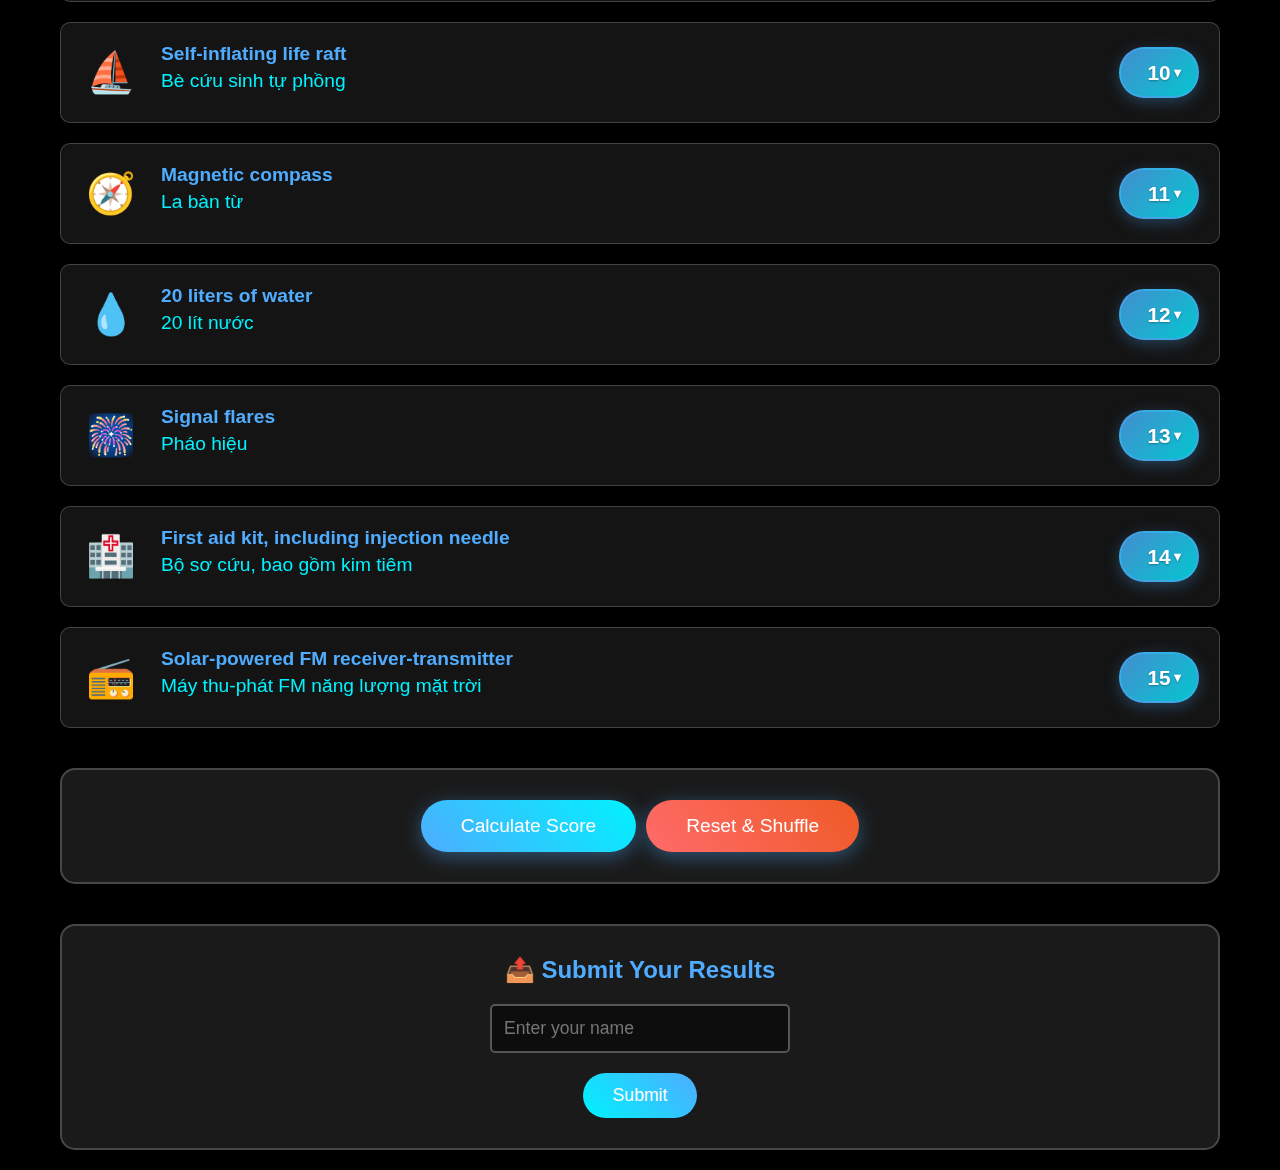
<file: nasa.html>
<!DOCTYPE html>
<html lang="en">
<head>
    <meta charset="UTF-8">
    <meta name="viewport" content="width=device-width, initial-scale=1.0">
    <title>NASA Moon Survival Exercise</title>
    <style>
        * {
            margin: 0;
            padding: 0;
            box-sizing: border-box;
        }

        body {
            font-family: 'Arial', sans-serif;
            background: #000;
            color: #fff;
            min-height: 100vh;
            overflow-x: hidden;
            position: relative;
        }

        /* Starfield background */
        body::before {
            content: '';
            position: fixed;
            top: 0;
            left: 0;
            width: 100%;
            height: 100%;
            background: 
                radial-gradient(2px 2px at 20px 30px, #eee, transparent),
                radial-gradient(2px 2px at 40px 70px, #eee, transparent),
                radial-gradient(1px 1px at 50px 160px, #ddd, transparent),
                radial-gradient(1px 1px at 130px 40px, #ddd, transparent),
                radial-gradient(2px 2px at 80px 10px, #eee, transparent);
            background-size: 200px 200px;
            animation: stars 20s linear infinite;
            z-index: -2;
        }

        @keyframes stars {
            0% { transform: translateY(0); }
            100% { transform: translateY(-200px); }
        }

        /* Moon surface gradient */
        body::after {
            content: '';
            position: fixed;
            bottom: 0;
            left: 0;
            width: 100%;
            height: 30%;
            background: linear-gradient(to top, #1a1a2e 0%, transparent 100%);
            z-index: -1;
        }

        .container {
            max-width: 1200px;
            margin: 0 auto;
            padding: 20px;
            position: relative;
            z-index: 1;
        }

        /* Header */
        .header {
            text-align: center;
            margin-bottom: 40px;
            animation: fadeIn 1s ease-out;
        }

        @keyframes fadeIn {
            from { opacity: 0; transform: translateY(-20px); }
            to { opacity: 1; transform: translateY(0); }
        }

        .header h1 {
            font-size: 3em;
            margin-bottom: 10px;
            text-shadow: 0 0 20px rgba(100, 200, 255, 0.8);
            background: linear-gradient(45deg, #4facfe 0%, #00f2fe 100%);
            -webkit-background-clip: text;
            -webkit-text-fill-color: transparent;
        }

        .header .nasa-logo {
            font-size: 1.5em;
            color: #ff3333;
            font-weight: bold;
            letter-spacing: 3px;
        }

        /* Scenario Box */
        .scenario-box {
            background: rgba(255, 255, 255, 0.1);
            backdrop-filter: blur(10px);
            border: 2px solid rgba(255, 255, 255, 0.2);
            border-radius: 15px;
            padding: 30px;
            margin-bottom: 40px;
            box-shadow: 0 8px 32px rgba(0, 0, 0, 0.3);
            animation: slideIn 1s ease-out 0.3s both;
        }

        @keyframes slideIn {
            from { opacity: 0; transform: translateX(-50px); }
            to { opacity: 1; transform: translateX(0); }
        }

        .scenario-box h2 {
            color: #4facfe;
            margin-bottom: 20px;
            font-size: 2em;
        }

        .scenario-box p {
            line-height: 1.8;
            margin-bottom: 15px;
            font-size: 1.1em;
        }

        .scenario-box .task {
            background: rgba(79, 172, 254, 0.1);
            border-left: 4px solid #4facfe;
            padding: 15px;
            margin-top: 20px;
            border-radius: 5px;
        }

        /* Items Grid */
        .items-container {
            display: grid;
            gap: 20px;
            margin-bottom: 40px;
        }

        .item {
            background: rgba(255, 255, 255, 0.08);
            backdrop-filter: blur(5px);
            border: 1px solid rgba(255, 255, 255, 0.2);
            border-radius: 10px;
            padding: 20px;
            display: flex;
            align-items: center;
            gap: 20px;
            transition: all 0.3s ease;
            position: relative;
            overflow: hidden;
            animation: itemSlide 0.5s ease-out both;
        }

        @keyframes itemSlide {
            from { opacity: 0; transform: translateY(20px); }
            to { opacity: 1; transform: translateY(0); }
        }

        .item::before {
            content: '';
            position: absolute;
            top: 0;
            left: -100%;
            width: 100%;
            height: 100%;
            background: linear-gradient(90deg, transparent, rgba(255, 255, 255, 0.2), transparent);
            transition: left 0.5s;
        }

        .item:hover::before {
            left: 100%;
        }

        .item:hover {
            transform: translateY(-5px);
            box-shadow: 0 10px 30px rgba(79, 172, 254, 0.3);
            border-color: #4facfe;
        }

        .item-icon {
            font-size: 2.5em;
            min-width: 60px;
            text-align: center;
        }

        .item-content {
            flex: 1;
        }

        .item-name {
            font-size: 1.2em;
            font-weight: bold;
            margin-bottom: 5px;
            color: #4facfe;
        }

        .item-name-vn {
            font-size: 1.2em;
            color: #00f2fe;
            margin-bottom: 10px;
        }

        .item-select {
            min-width: 80px;
        }

        .item-select select {
            width: 100%;
            padding: 12px 20px;
            border-radius: 25px;
            border: 2px solid rgba(79, 172, 254, 0.5);
            background: linear-gradient(135deg, rgba(79, 172, 254, 0.8) 0%, rgba(0, 242, 254, 0.8) 100%);
            color: #ffffff;
            font-size: 1.3em;
            font-weight: bold;
            cursor: pointer;
            transition: all 0.3s;
            text-align: center;
            appearance: none;
            -webkit-appearance: none;
            -moz-appearance: none;
            position: relative;
            box-shadow: 0 4px 15px rgba(79, 172, 254, 0.3);
            text-shadow: 0 1px 2px rgba(0, 0, 0, 0.3);
        }

        .item-select select:hover {
            background: linear-gradient(135deg, rgba(79, 172, 254, 1) 0%, rgba(0, 242, 254, 1) 100%);
            transform: translateY(-2px);
            box-shadow: 0 6px 20px rgba(79, 172, 254, 0.5);
            border-color: rgba(255, 255, 255, 0.5);
        }

        .item-select select:focus {
            outline: none;
            background: linear-gradient(135deg, rgba(79, 172, 254, 1) 0%, rgba(0, 242, 254, 1) 100%);
            box-shadow: 0 0 0 3px rgba(79, 172, 254, 0.3);
            border-color: rgba(255, 255, 255, 0.7);
        }

        .item-select select:active {
            transform: translateY(0);
        }

        /* Style the dropdown options */
        .item-select select option {
            background: #1a1a2e;
            color: #ffffff;
            padding: 10px;
            font-weight: normal;
        }

        /* Custom dropdown arrow */
        .item-select {
            position: relative;
        }

        .item-select::after {
            content: '▼';
            position: absolute;
            top: 50%;
            right: 15px;
            transform: translateY(-50%);
            font-size: 0.8em;
            color: #ffffff;
            pointer-events: none;
            transition: transform 0.3s;
            text-shadow: 0 1px 2px rgba(0, 0, 0, 0.3);
        }

        .item-select:hover::after {
            transform: translateY(-50%) scale(1.2);
        }

        /* Score Section */
        .score-section {
            background: rgba(255, 255, 255, 0.1);
            backdrop-filter: blur(10px);
            border: 2px solid rgba(255, 255, 255, 0.2);
            border-radius: 15px;
            padding: 30px;
            margin-bottom: 40px;
            text-align: center;
        }

        .calculate-btn {
            background: linear-gradient(45deg, #4facfe 0%, #00f2fe 100%);
            color: #fff;
            border: none;
            padding: 15px 40px;
            font-size: 1.2em;
            border-radius: 30px;
            cursor: pointer;
            transition: all 0.3s;
            box-shadow: 0 5px 20px rgba(79, 172, 254, 0.4);
        }

        .calculate-btn:hover {
            transform: translateY(-3px);
            box-shadow: 0 8px 30px rgba(79, 172, 254, 0.6);
        }

        .score-result {
            margin-top: 30px;
            display: none;
        }

        .score-value {
            font-size: 3em;
            font-weight: bold;
            margin: 20px 0;
            background: linear-gradient(45deg, #4facfe 0%, #00f2fe 100%);
            -webkit-background-clip: text;
            -webkit-text-fill-color: transparent;
        }

        .score-category {
            font-size: 1.5em;
            margin-bottom: 20px;
        }

        .score-details {
            background: rgba(0, 0, 0, 0.3);
            border-radius: 10px;
            padding: 20px;
            margin-top: 20px;
            text-align: left;
            max-height: 300px;
            overflow-y: auto;
        }

        .score-details h3 {
            color: #4facfe;
            margin-bottom: 15px;
        }

        .detail-item {
            padding: 5px 0;
            border-bottom: 1px solid rgba(255, 255, 255, 0.1);
        }

        /* Submission Form */
        .submission-section {
            background: rgba(255, 255, 255, 0.1);
            backdrop-filter: blur(10px);
            border: 2px solid rgba(255, 255, 255, 0.2);
            border-radius: 15px;
            padding: 30px;
            text-align: center;
        }

        .submission-section h2 {
            color: #4facfe;
            margin-bottom: 20px;
        }

        .form-group {
            margin-bottom: 20px;
        }

        .form-group input {
            width: 100%;
            max-width: 300px;
            padding: 12px;
            border-radius: 5px;
            border: 2px solid rgba(255, 255, 255, 0.3);
            background: rgba(0, 0, 0, 0.5);
            color: #fff;
            font-size: 1.1em;
            transition: all 0.3s;
        }

        .form-group input:focus {
            outline: none;
            border-color: #4facfe;
            box-shadow: 0 0 10px rgba(79, 172, 254, 0.5);
        }

        .submit-btn {
            background: linear-gradient(45deg, #00f2fe 0%, #4facfe 100%);
            color: #fff;
            border: none;
            padding: 12px 30px;
            font-size: 1.1em;
            border-radius: 25px;
            cursor: pointer;
            transition: all 0.3s;
        }

        .submit-btn:hover {
            transform: translateY(-2px);
            box-shadow: 0 5px 20px rgba(0, 242, 254, 0.4);
        }

        .submit-btn:disabled {
            opacity: 0.5;
            cursor: not-allowed;
        }

        /* Responsive */
        @media (max-width: 768px) {
            .header h1 {
                font-size: 2em;
            }
            
            .item {
                flex-direction: column;
                text-align: center;
            }
            
            .item-icon {
                margin-bottom: 10px;
            }
        }

        /* Scrollbar styling */
        ::-webkit-scrollbar {
            width: 10px;
        }

        ::-webkit-scrollbar-track {
            background: rgba(255, 255, 255, 0.1);
        }

        ::-webkit-scrollbar-thumb {
            background: rgba(79, 172, 254, 0.5);
            border-radius: 5px;
        }

        ::-webkit-scrollbar-thumb:hover {
            background: rgba(79, 172, 254, 0.8);
        }
    </style>
</head>
<body>
    <div class="container">
        <header class="header">
            <div class="nasa-logo">NASA</div>
            <h1>Moon Survival Exercise</h1>
        </header>

        <div class="scenario-box">
            <h2>🚀 Scenario</h2>
            <p>
                You are a member of a space crew originally scheduled to rendezvous with a mother ship on the lighted surface of the moon. However, due to mechanical difficulties, your ship was forced to land at a spot some 320 kilometers from the rendezvous point.
            </p>
            <p>
                During reentry and landing, much of the equipment aboard was damaged and, since survival depends on reaching the mother ship, the most critical items available must be chosen for the 320-kilometer trip.
            </p>
            <div class="task">
                <strong>Task:</strong><br>
                Rank the 15 items below in order of importance (1 = most important, 15 = least important).
            </div>
        </div>

        <div class="items-container" id="itemsContainer">
            <!-- Items will be populated by JavaScript -->
        </div>

        <div class="score-section">
            <div style="display: flex; gap: 10px; justify-content: center; flex-wrap: wrap;">
                <button class="calculate-btn" onclick="calculateScore()">Calculate Score</button>
                <button class="calculate-btn" style="background: linear-gradient(45deg, #ff6b6b 0%, #ee5a24 100%);" onclick="resetExercise()">Reset & Shuffle</button>
            </div>
            <div class="score-result" id="scoreResult">
                <div class="score-value" id="scoreValue">0</div>
                <div class="score-category" id="scoreCategory"></div>
                <div class="score-details" id="scoreDetails"></div>
            </div>
        </div>

        <div class="submission-section">
            <h2>📤 Submit Your Results</h2>
            <form id="submissionForm" onsubmit="submitResults(event)">
                <div class="form-group">
                    <input type="text" id="userName" placeholder="Enter your name" required>
                </div>
                <button type="submit" class="submit-btn">Submit</button>
            </form>
        </div>
    </div>

    <script>
        // NASA's official rankings
        const nasaRankings = {
            'matches': 15,
            'food': 4,
            'rope': 6,
            'parachute': 8,
            'heating': 13,
            'pistols': 11,
            'milk': 12,
            'oxygen': 1,
            'map': 3,
            'raft': 9,
            'compass': 14,
            'water': 2,
            'flares': 10,
            'firstaid': 7,
            'radio': 5
        };

        // Items data with icons
        const itemsData = [
            {
                id: 'matches',
                icon: '🪔',
                nameEn: 'Box of matches',
                nameVn: 'Hộp diêm',
                nasaRank: 15,
                reason: "Virtually worthless -- there's no oxygen on the moon to sustain combustion"
            },
            {
                id: 'food',
                icon: '🍫',
                nameEn: 'Food concentrate',
                nameVn: 'Thức ăn cô đặc',
                nasaRank: 4,
                reason: "Efficient means of supplying energy requirements"
            },
            {
                id: 'rope',
                icon: '🪢',
                nameEn: '15 meters of nylon rope',
                nameVn: '15 mét dây thừng nylon',
                nasaRank: 6,
                reason: "Useful in scaling cliffs and tying injured together"
            },
            {
                id: 'parachute',
                icon: '🪂',
                nameEn: 'Parachute silk',
                nameVn: 'Lụa dù',
                nasaRank: 8,
                reason: "Protection from the sun's rays"
            },
            {
                id: 'heating',
                icon: '🔆',
                nameEn: 'Portable heating unit',
                nameVn: 'Máy sưởi di động',
                nasaRank: 13,
                reason: "Not needed unless on the dark side"
            },
            {
                id: 'pistols',
                icon: '🔫',
                nameEn: 'Two .45 caliber pistols',
                nameVn: 'Hai khẩu súng lục cỡ .45',
                nasaRank: 11,
                reason: "Possible means of self-propulsion"
            },
            {
                id: 'milk',
                icon: '🥛',
                nameEn: 'One case of dehydrated milk',
                nameVn: 'Một thùng sữa khô',
                nasaRank: 12,
                reason: "Bulkier duplication of food concentrate"
            },
            {
                id: 'oxygen',
                icon: '🫧',
                nameEn: 'Two 45 kg tanks of oxygen',
                nameVn: 'Hai bình oxy 45 kg',
                nasaRank: 1,
                reason: "Most pressing survival need"
            },
            {
                id: 'map',
                icon: '🗺️',
                nameEn: 'Stellar map',
                nameVn: 'Bản đồ sao',
                nasaRank: 3,
                reason: "Primary means of navigation"
            },
            {
                id: 'raft',
                icon: '⛵',
                nameEn: 'Self-inflating life raft',
                nameVn: 'Bè cứu sinh tự phồng',
                nasaRank: 9,
                reason: "CO2 bottle in military raft may be used for propulsion"
            },
            {
                id: 'compass',
                icon: '🧭',
                nameEn: 'Magnetic compass',
                nameVn: 'La bàn từ',
                nasaRank: 14,
                reason: "The magnetic field on the moon is not polarized"
            },
            {
                id: 'water',
                icon: '💧',
                nameEn: '20 liters of water',
                nameVn: '20 lít nước',
                nasaRank: 2,
                reason: "Needed for replacement of tremendous liquid loss"
            },
            {
                id: 'flares',
                icon: '🎆',
                nameEn: 'Signal flares',
                nameVn: 'Pháo hiệu',
                nasaRank: 10,
                reason: "Use as distress signal when the mother ship is sighted"
            },
            {
                id: 'firstaid',
                icon: '🏥',
                nameEn: 'First aid kit, including injection needle',
                nameVn: 'Bộ sơ cứu, bao gồm kim tiêm',
                nasaRank: 7,
                reason: "Needles for vitamins, medicines, etc."
            },
            {
                id: 'radio',
                icon: '📻',
                nameEn: 'Solar-powered FM receiver-transmitter',
                nameVn: 'Máy thu-phát FM năng lượng mặt trời',
                nasaRank: 5,
                reason: "For communication with mother ship"
            }
        ];

        // Shuffle array function
        function shuffleArray(array) {
            const newArray = [...array];
            for (let i = newArray.length - 1; i > 0; i--) {
                const j = Math.floor(Math.random() * (i + 1));
                [newArray[i], newArray[j]] = [newArray[j], newArray[i]];
            }
            return newArray;
        }

        // Initialize items
        let currentOrder = [];
        
        function initializeItems() {
            const container = document.getElementById('itemsContainer');
            // Don't shuffle - keep original order
            currentOrder = itemsData.map(item => item.id);
            
            itemsData.forEach((item, index) => {
                const itemDiv = document.createElement('div');
                itemDiv.className = 'item';
                itemDiv.dataset.itemId = item.id;
                itemDiv.style.animationDelay = `${index * 0.1}s`;
                
                itemDiv.innerHTML = `
                    <div class="item-icon">${item.icon}</div>
                    <div class="item-content">
                        <div class="item-name">${item.nameEn}</div>
                        <div class="item-name-vn">${item.nameVn}</div>
                    </div>
                    <div class="item-select">
                        <select onchange="handleRankChange(this, '${item.id}')">
                            ${Array.from({length: 15}, (_, i) => 
                                `<option value="${i + 1}" ${i + 1 === index + 1 ? 'selected' : ''}>${i + 1}</option>`
                            ).join('')}
                        </select>
                    </div>
                `;
                
                container.appendChild(itemDiv);
            });
        }

        // Handle rank change
        function handleRankChange(select, itemId) {
            const newRank = parseInt(select.value);
            if (!newRank) return;
            
            const container = document.getElementById('itemsContainer');
            const items = Array.from(container.querySelectorAll('.item'));
            const changedItem = items.find(item => item.dataset.itemId === itemId);
            
            // Remove the changed item from its current position
            const currentIndex = items.indexOf(changedItem);
            items.splice(currentIndex, 1);
            
            // Insert at new position (rank - 1 because array is 0-indexed)
            items.splice(newRank - 1, 0, changedItem);
            
            // Clear container and re-append in new order
            container.innerHTML = '';
            items.forEach((item, index) => {
                // Update the dropdown value to match new position
                const select = item.querySelector('select');
                select.value = index + 1;
                
                // Re-add animation
                item.style.animationDelay = `${index * 0.05}s`;
                item.style.animation = 'none';
                setTimeout(() => {
                    item.style.animation = '';
                }, 10);
                
                container.appendChild(item);
            });
            
            // Update current order
            currentOrder = items.map(item => item.dataset.itemId);
        }

        // Reset and shuffle
        function resetExercise() {
            // Hide score results
            document.getElementById('scoreResult').style.display = 'none';
            
            // Clear container and reinitialize with shuffled items
            const container = document.getElementById('itemsContainer');
            container.innerHTML = '';
            
            // Shuffle items
            const shuffled = shuffleArray(itemsData);
            currentOrder = shuffled.map(item => item.id);
            
            shuffled.forEach((item, index) => {
                const itemDiv = document.createElement('div');
                itemDiv.className = 'item';
                itemDiv.dataset.itemId = item.id;
                itemDiv.style.animationDelay = `${index * 0.1}s`;
                
                itemDiv.innerHTML = `
                    <div class="item-icon">${item.icon}</div>
                    <div class="item-content">
                        <div class="item-name">${item.nameEn}</div>
                        <div class="item-name-vn">${item.nameVn}</div>
                    </div>
                    <div class="item-select">
                        <select onchange="handleRankChange(this, '${item.id}')">
                            ${Array.from({length: 15}, (_, i) => 
                                `<option value="${i + 1}" ${i + 1 === index + 1 ? 'selected' : ''}>${i + 1}</option>`
                            ).join('')}
                        </select>
                    </div>
                `;
                
                container.appendChild(itemDiv);
            });
            
            // Scroll to top
            window.scrollTo({ top: 0, behavior: 'smooth' });
        }

        // Calculate score
        function calculateScore() {
            const items = document.querySelectorAll('.item');
            let totalDifference = 0;
            let details = [];
            
            items.forEach(item => {
                const itemId = item.dataset.itemId;
                const userRank = parseInt(item.querySelector('select').value) || 0;
                const itemData = itemsData.find(i => i.id === itemId);
                const nasaRank = itemData.nasaRank;
                
                if (userRank > 0) {
                    const difference = Math.abs(userRank - nasaRank);
                    totalDifference += difference;
                    details.push({
                        name: itemData.nameEn,
                        nameVn: itemData.nameVn,
                        userRank,
                        nasaRank,
                        difference,
                        reason: itemData.reason
                    });
                }
            });
            
            // Determine category
            let category = '';
            if (totalDifference <= 25) {
                category = 'Excellent!';
            } else if (totalDifference <= 32) {
                category = 'Good';
            } else if (totalDifference <= 45) {
                category = 'Average';
            } else if (totalDifference <= 55) {
                category = 'Fair';
            } else if (totalDifference <= 70) {
                category = 'Poor - Earth-bound logic';
            } else {
                category = 'Very Poor - Space casualty!';
            }
            
            // Display results
            document.getElementById('scoreValue').textContent = totalDifference;
            document.getElementById('scoreCategory').textContent = category;
            
            // Display details
            let detailsHtml = '<h3>Details:</h3>';
            details.sort((a, b) => a.nasaRank - b.nasaRank);
            details.forEach(detail => {
                detailsHtml += `
                    <div class="detail-item">
                        <strong>${detail.name} / ${detail.nameVn}</strong><br>
                        Your rank: ${detail.userRank} | 
                        NASA rank: ${detail.nasaRank} | 
                        Difference: ${detail.difference}<br>
                        <em style="color: #888; font-size: 0.9em">${detail.reason}</em>
                    </div>
                `;
            });
            document.getElementById('scoreDetails').innerHTML = detailsHtml;
            
            // Show results
            document.getElementById('scoreResult').style.display = 'block';
            document.getElementById('scoreResult').scrollIntoView({ behavior: 'smooth' });
            
            return totalDifference;
        }

        // Submit results
        function submitResults(event) {
            event.preventDefault();
            
            const userName = document.getElementById('userName').value;
            const score = calculateScore();
            
            // Get user rankings - create object with English names as keys
            const userRankings = {};
            document.querySelectorAll('.item').forEach(item => {
                const itemId = item.dataset.itemId;
                const rank = parseInt(item.querySelector('select').value) || 0;
                const itemData = itemsData.find(i => i.id === itemId);
                // Use only English name as key
                userRankings[itemData.nameEn] = rank;
            });
            
            // Prepare data for submission
            const submissionData = {
                name: userName,
                score: score,
                rankings: userRankings
                // Note: removed timestamp as server will generate it
            };
            
            // Show loading state
            const submitBtn = event.target.querySelector('button[type="submit"]');
            submitBtn.disabled = true;
            submitBtn.textContent = 'Submitting...';
            
            // Replace YOUR_APPS_SCRIPT_WEB_APP_URL with your actual Apps Script URL
            const APPS_SCRIPT_URL = 'https://script.google.com/macros/s/AKfycbxidhKuWL9r2UB2ZFXrxA971PRtQQ8tvpVSE7gCJjBMRx2MrYPJBkh7c8S1I_MTQOKzuA/exec';
            
            fetch(APPS_SCRIPT_URL, {
                method: 'POST',
                mode: 'no-cors',
                headers: {
                    'Content-Type': 'application/json',
                },
                body: JSON.stringify(submissionData)
            })
            .then(() => {
                // Success
                alert(`Thank you ${userName}! Your score of ${score} has been recorded.`);
                
                // Reset form
                document.getElementById('userName').value = '';
                
                // Update button
                submitBtn.textContent = 'Submitted ✓';
                
                setTimeout(() => {
                    submitBtn.disabled = false;
                    submitBtn.textContent = 'Submit';
                }, 3000);
            })
            .catch(error => {
                console.error('Error:', error);
                alert('There was an error submitting your results. Please try again.');
                
                // Reset button
                submitBtn.disabled = false;
                submitBtn.textContent = 'Submit';
            });
        }

        // Initialize on load
        window.onload = function() {
            initializeItems();
        };
    </script>
</body>
</html>
</file>
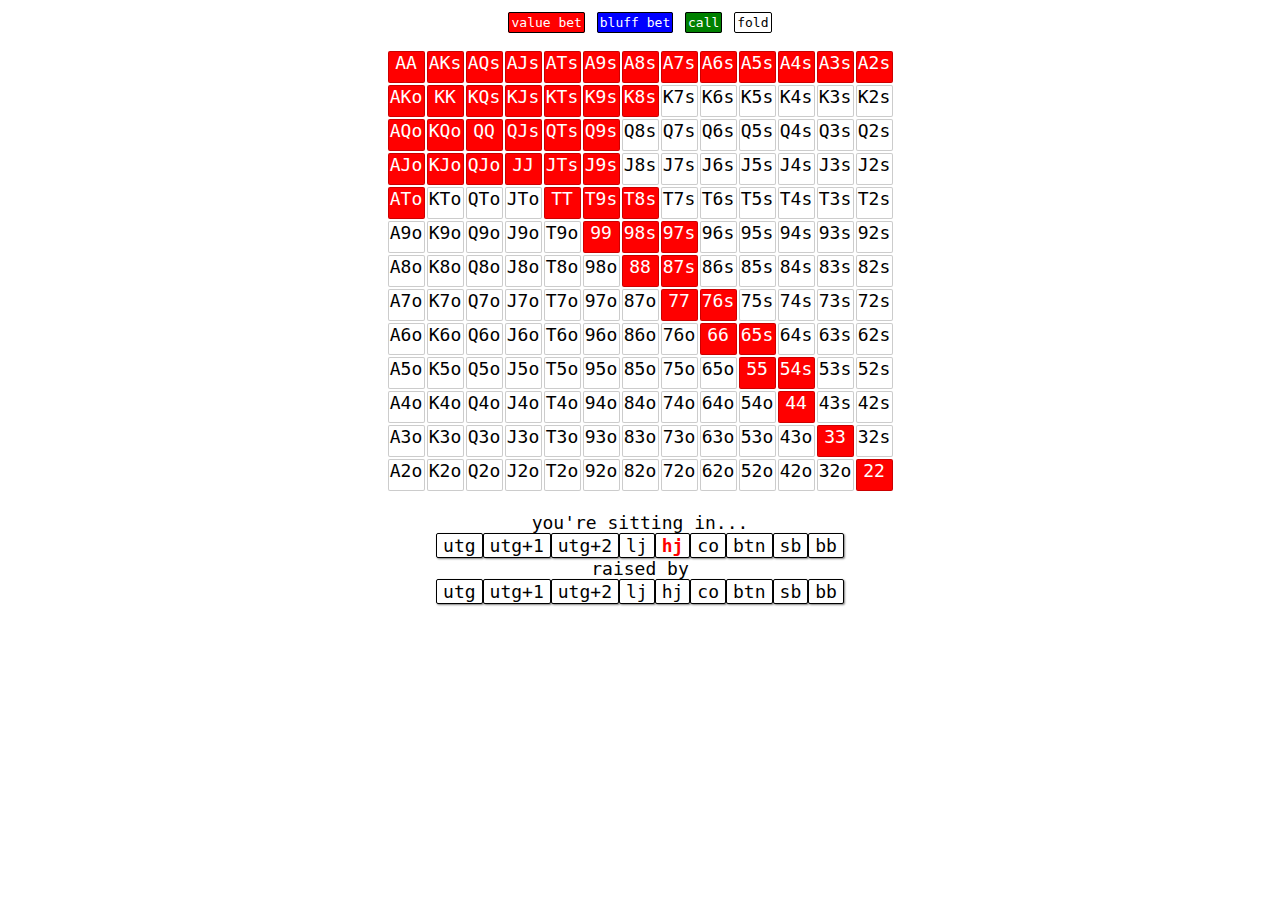
<file: preflop.html>
<!DOCTYPE html>

<html lang="en">

<head>
    <meta charset="utf-8" />

    <meta name="viewport" content="width=device-width, initial-scale=1" />

    <style>
        html,
        body {
            margin: 0;
            padding: 0;
            font-family: monospace;
            -webkit-user-select: none; /* Safari */
            -moz-user-select: none; /* Firefox */
            -ms-user-select: none; /* IE10+/Edge */
            user-select: none; /* Standard */
        }

        #range {
            font-size: 3vw;
            width: 100%;
            text-align: center;
            padding: 20px 0;
        }

        .border {
            margin: 2px;
            padding: 2px;
            border: 1px solid black;
            border-radius: 2px;
        }

        #range div {}

        #range span {
            display: inline-block;
            margin: 1px;
            vertical-align: middle;
            text-align: center;
            border: 1px solid rgba(0, 0, 0, 0.2);
            border-radius: 2px;
            height: 5vw;
            width: 6vw;
        }

        @media screen and (min-width: 600px) {
            #range {
                font-size: 18px;
            }

            #range span {
                height: 30px;
                width: 35px;
            }
        }

        .select {
            width: 100%;
            text-align: center;
            font-size: 18px;
        }

        .select button {
            -webkit-appearance: none;
            font-size: 1em;
            font-family: monospace;
            background: white;
            border: 1px solid black;
            border-radius: 2px;
            box-shadow: 1px 1px 2px grey;
        }

        #legend {
            width: 100%;
            text-align: center;
            font-family: monospace;
        }
    </style>
    <script>
        var range_list = [
            {
                "utg": [0, 0, 0, 0, 0, 0, 0, 0, 0, 0, 0, 0, 0, 0, 0, 0, 0, 0, 0, 0, 0, 0, 0, 0, 0, 0, 0, 0, 0, 0, 0, 0, 0, 0, 0, 0, 0, 0, 0, 0, 0, 0, 0, 0, 0, 0, 0, 0, 0, 0, 0, 0, 0, 0, 0, 0, 2, 0, 0, 0, 0, 0, 0, 0, 0, 0, 0, 0, 0, 0, 2, 0, 0, 0, 0, 0, 0, 0, 0, 0, 0, 0, 0, 0, 2, 0, 0, 0, 0, 0, 0, 0, 0, 0, 0, 0, 0, 0, 2, 0, 0, 0, 0, 0, 0, 0, 0, 0, 0, 0, 0, 0, 2, 0, 0, 0, 0, 0, 0, 0, 0, 0, 0, 0, 0, 2, 2, 0, 0, 0, 0, 0, 0, 0, 0, 0, 0, 0, 2, 2, 2, 0, 2, 0, 0, 0, 0, 0, 0, 0, 0, 2, 2, 2, 2, 2, 0, 0, 0, 2, 0, 0, 0, 2, 2, 2, 2, 2, 2],
                "utg+1": [0, 0, 0, 0, 0, 0, 0, 0, 0, 0, 0, 0, 0, 0, 0, 0, 0, 0, 0, 0, 0, 0, 0, 0, 0, 0, 0, 0, 0, 0, 0, 0, 0, 0, 0, 0, 0, 0, 0, 0, 0, 0, 0, 0, 0, 0, 0, 0, 0, 0, 0, 0, 0, 0, 0, 0, 2, 0, 0, 0, 0, 0, 0, 0, 0, 0, 0, 0, 0, 0, 2, 0, 0, 0, 0, 0, 0, 0, 0, 0, 0, 0, 0, 2, 2, 0, 0, 0, 0, 0, 0, 0, 0, 0, 0, 0, 0, 2, 2, 0, 0, 0, 0, 0, 0, 0, 0, 0, 0, 0, 0, 2, 2, 0, 0, 0, 0, 0, 0, 0, 0, 0, 0, 0, 2, 2, 2, 0, 0, 2, 0, 0, 0, 0, 0, 0, 0, 2, 2, 2, 2, 2, 2, 0, 0, 0, 0, 0, 0, 0, 2, 2, 2, 2, 2, 2, 0, 0, 2, 2, 2, 2, 2, 2, 2, 2, 2, 2, 2],
                "utg+2": [0, 0, 0, 0, 0, 0, 0, 0, 0, 0, 0, 0, 0, 0, 0, 0, 0, 0, 0, 0, 0, 0, 0, 0, 0, 0, 0, 0, 0, 0, 0, 0, 0, 0, 0, 0, 0, 0, 0, 0, 0, 0, 2, 0, 0, 0, 0, 0, 0, 0, 0, 0, 0, 0, 0, 0, 2, 0, 0, 0, 0, 0, 0, 0, 0, 0, 0, 0, 0, 2, 2, 0, 0, 0, 0, 0, 0, 0, 0, 0, 0, 0, 0, 2, 2, 0, 0, 0, 0, 0, 0, 0, 0, 0, 0, 0, 0, 2, 2, 0, 0, 0, 0, 0, 0, 0, 0, 0, 0, 0, 0, 2, 2, 0, 0, 0, 0, 0, 0, 0, 0, 0, 0, 0, 2, 2, 2, 0, 0, 2, 0, 0, 0, 0, 0, 0, 0, 2, 2, 2, 2, 2, 2, 0, 0, 0, 0, 0, 0, 0, 2, 2, 2, 2, 2, 2, 2, 2, 2, 2, 2, 2, 2, 2, 2, 2, 2, 2, 2],
                "lj": [0, 0, 0, 0, 0, 0, 0, 0, 0, 0, 0, 0, 0, 0, 0, 0, 0, 0, 0, 0, 0, 0, 0, 0, 0, 0, 0, 0, 2, 0, 0, 0, 0, 0, 0, 0, 0, 0, 0, 0, 0, 0, 2, 0, 0, 0, 0, 0, 0, 0, 0, 0, 0, 0, 0, 2, 2, 0, 0, 0, 0, 0, 0, 0, 0, 0, 0, 0, 0, 2, 2, 0, 0, 0, 0, 0, 0, 0, 0, 0, 0, 0, 0, 2, 2, 0, 0, 0, 0, 0, 0, 0, 0, 0, 0, 0, 0, 2, 2, 0, 0, 0, 0, 0, 0, 0, 0, 0, 0, 0, 0, 2, 2, 0, 0, 0, 2, 0, 0, 0, 0, 0, 0, 0, 2, 2, 2, 0, 2, 2, 0, 0, 0, 0, 0, 0, 0, 2, 2, 2, 2, 2, 2, 0, 0, 0, 0, 0, 0, 0, 2, 2, 2, 2, 2, 2, 2, 2, 2, 2, 2, 2, 2, 2, 2, 2, 2, 2, 2],
                "hj": [2, 0, 0, 0, 0, 0, 0, 0, 0, 0, 0, 0, 0, 0, 2, 0, 0, 0, 0, 0, 0, 0, 0, 0, 0, 0, 0, 0, 2, 0, 0, 0, 0, 0, 0, 0, 0, 0, 0, 0, 0, 2, 2, 0, 0, 0, 0, 0, 0, 0, 0, 0, 0, 0, 0, 2, 2, 0, 0, 0, 0, 0, 0, 0, 0, 0, 0, 0, 0, 2, 2, 0, 0, 0, 0, 0, 0, 0, 0, 0, 0, 0, 0, 2, 2, 0, 0, 0, 0, 0, 0, 0, 0, 0, 0, 0, 2, 2, 2, 0, 0, 0, 0, 0, 0, 0, 0, 0, 0, 0, 2, 2, 2, 0, 0, 0, 2, 0, 0, 0, 0, 0, 0, 0, 2, 2, 2, 2, 2, 2, 0, 0, 0, 0, 0, 0, 0, 2, 2, 2, 2, 2, 2, 0, 0, 0, 0, 0, 0, 2, 2, 2, 2, 2, 2, 2, 2, 2, 2, 2, 2, 2, 2, 2, 2, 2, 2, 2, 2],
                "co": [2, 0, 0, 0, 0, 0, 0, 0, 0, 0, 0, 0, 0, 0, 2, 0, 0, 0, 0, 0, 0, 0, 0, 0, 0, 0, 0, 2, 2, 0, 0, 0, 0, 0, 0, 0, 0, 0, 0, 0, 0, 2, 2, 0, 0, 0, 0, 0, 0, 0, 0, 0, 0, 0, 2, 2, 2, 0, 0, 0, 0, 0, 0, 0, 0, 0, 0, 0, 2, 2, 2, 0, 0, 0, 0, 0, 0, 0, 0, 0, 0, 0, 2, 2, 2, 0, 0, 0, 0, 0, 0, 0, 0, 0, 0, 0, 2, 2, 2, 0, 0, 0, 0, 2, 0, 0, 0, 0, 0, 0, 2, 2, 2, 2, 2, 2, 2, 0, 0, 0, 0, 0, 0, 2, 2, 2, 2, 2, 2, 2, 0, 0, 0, 0, 0, 0, 2, 2, 2, 2, 2, 2, 2, 0, 0, 0, 0, 0, 2, 2, 2, 2, 2, 2, 2, 2, 2, 2, 2, 2, 2, 2, 2, 2, 2, 2, 2, 2, 2],
                "btn": [2, 0, 0, 0, 0, 0, 0, 0, 0, 0, 0, 0, 2, 2, 2, 0, 0, 0, 0, 0, 0, 0, 0, 0, 0, 2, 0, 2, 2, 0, 0, 0, 0, 0, 0, 0, 0, 0, 2, 0, 2, 2, 2, 0, 0, 0, 0, 0, 0, 0, 0, 2, 0, 0, 2, 2, 2, 0, 0, 0, 0, 0, 0, 0, 2, 0, 0, 2, 2, 2, 2, 0, 0, 0, 0, 0, 2, 2, 0, 0, 0, 2, 2, 2, 2, 2, 2, 2, 2, 2, 2, 0, 0, 0, 0, 2, 2, 2, 2, 2, 2, 2, 2, 2, 0, 0, 0, 0, 2, 2, 2, 2, 2, 2, 2, 2, 2, 0, 0, 0, 0, 2, 2, 2, 2, 2, 2, 2, 2, 2, 2, 2, 2, 2, 2, 2, 2, 2, 2, 2, 2, 2, 2, 2, 2, 2, 2, 2, 2, 2, 2, 2, 2, 2, 2, 2, 2, 2, 2, 2, 2, 2, 2, 2, 2, 2, 2, 2, 2],
                "sb": [1, 0, 0, 0, 0, 0, 0, 0, 0, 0, 3, 3, 1, 1, 1, 0, 0, 0, 0, 0, 0, 0, 0, 3, 3, 1, 0, 3, 1, 0, 0, 0, 0, 0, 0, 0, 3, 1, 1, 0, 3, 1, 1, 0, 0, 0, 0, 0, 0, 3, 1, 1, 0, 3, 1, 1, 1, 1, 3, 3, 3, 3, 1, 1, 1, 0, 0, 3, 1, 1, 1, 1, 1, 1, 1, 1, 1, 1, 0, 0, 3, 3, 1, 1, 2, 1, 1, 1, 1, 1, 1, 0, 0, 3, 3, 1, 1, 1, 2, 1, 1, 1, 1, 1, 0, 0, 3, 3, 1, 1, 1, 1, 2, 1, 1, 1, 2, 3, 3, 3, 1, 1, 1, 1, 1, 1, 2, 1, 2, 2, 1, 1, 1, 1, 1, 1, 1, 1, 1, 2, 2, 2, 2, 1, 1, 1, 1, 1, 1, 1, 1, 1, 2, 2, 1, 1, 1, 1, 1, 1, 1, 1, 1, 1, 2, 2, 2, 2, 1],
                "bb": [1, 0, 0, 0, 0, 0, 0, 0, 0, 0, 3, 3, 1, 1, 1, 0, 0, 0, 0, 0, 0, 0, 0, 3, 3, 1, 0, 3, 1, 0, 0, 0, 0, 0, 0, 0, 3, 1, 1, 0, 3, 1, 1, 0, 0, 0, 0, 0, 0, 3, 1, 1, 0, 3, 1, 1, 1, 1, 3, 3, 3, 3, 1, 1, 1, 0, 0, 3, 1, 1, 1, 1, 1, 1, 1, 1, 1, 1, 0, 0, 3, 3, 1, 1, 2, 1, 1, 1, 1, 1, 1, 0, 0, 3, 3, 1, 1, 1, 2, 1, 1, 1, 1, 1, 0, 0, 3, 3, 1, 1, 1, 1, 2, 1, 1, 1, 2, 3, 3, 3, 1, 1, 1, 1, 1, 1, 2, 1, 2, 2, 1, 1, 1, 1, 1, 1, 1, 1, 1, 2, 2, 2, 2, 1, 1, 1, 1, 1, 1, 1, 1, 1, 2, 2, 1, 1, 1, 1, 1, 1, 1, 1, 1, 1, 2, 2, 2, 2, 1]
            }, {
                "utg+1": {
                    "utg": [0, 0, 0, 0, 0, 0, 0, 0, 0, 0, 0, 0, 0, 0, 0, 0, 0, 0, 0, 0, 0, 0, 0, 0, 0, 0, 0, 0, 0, 0, 0, 0, 0, 0, 0, 0, 0, 0, 0, 0, 0, 0, 0, 0, 0, 0, 0, 0, 0, 0, 0, 0, 0, 0, 0, 0, 0, 0, 0, 0, 0, 0, 0, 0, 0, 0, 0, 0, 0, 0, 0, 0, 0, 0, 0, 0, 0, 0, 0, 0, 0, 0, 0, 0, 1, 0, 0, 0, 0, 0, 0, 0, 0, 0, 0, 0, 0, 0, 1, 0, 0, 0, 0, 0, 0, 0, 0, 0, 0, 0, 0, 0, 1, 0, 0, 0, 0, 0, 0, 0, 0, 0, 0, 0, 0, 1, 1, 0, 0, 0, 0, 0, 0, 0, 0, 0, 0, 0, 0, 1, 2, 0, 3, 0, 0, 0, 0, 0, 0, 0, 0, 0, 3, 1, 2, 2, 0, 0, 0, 0, 0, 0, 0, 0, 3, 1, 1, 2, 2]
                },
                "utg+2": {
                    "utg": [0, 0, 0, 0, 0, 0, 0, 0, 0, 0, 0, 0, 0, 0, 0, 0, 0, 0, 0, 0, 0, 0, 0, 0, 0, 0, 0, 0, 0, 0, 0, 0, 0, 0, 0, 0, 0, 0, 0, 0, 0, 0, 0, 0, 0, 0, 0, 0, 0, 0, 0, 0, 0, 0, 0, 0, 0, 0, 0, 0, 0, 0, 0, 0, 0, 0, 0, 0, 0, 0, 0, 0, 0, 0, 0, 0, 0, 0, 0, 0, 0, 0, 0, 0, 1, 0, 0, 0, 0, 0, 0, 0, 0, 0, 0, 0, 0, 0, 1, 0, 0, 0, 0, 0, 0, 0, 0, 0, 0, 0, 0, 0, 1, 0, 0, 0, 0, 0, 0, 0, 0, 0, 0, 0, 0, 1, 1, 0, 0, 0, 0, 0, 0, 0, 0, 0, 0, 0, 0, 1, 2, 0, 3, 0, 0, 0, 0, 0, 0, 0, 0, 0, 3, 1, 2, 2, 0, 0, 0, 0, 0, 0, 0, 0, 3, 1, 1, 2, 2],
                    "utg+1": [0, 0, 0, 0, 0, 0, 0, 0, 0, 0, 0, 0, 0, 0, 0, 0, 0, 0, 0, 0, 0, 0, 0, 0, 0, 0, 0, 0, 0, 0, 0, 0, 0, 0, 0, 0, 0, 0, 0, 0, 0, 0, 0, 0, 0, 0, 0, 0, 0, 0, 0, 0, 0, 0, 0, 0, 0, 0, 0, 0, 0, 0, 0, 0, 0, 0, 0, 0, 0, 0, 0, 0, 0, 0, 0, 0, 0, 0, 0, 0, 0, 0, 0, 0, 1, 0, 0, 0, 0, 0, 0, 0, 0, 0, 0, 0, 0, 0, 1, 0, 0, 0, 0, 0, 0, 0, 0, 0, 0, 0, 0, 0, 1, 0, 0, 0, 0, 0, 0, 0, 0, 0, 0, 0, 0, 1, 1, 0, 0, 0, 0, 0, 0, 0, 0, 0, 0, 0, 0, 1, 2, 0, 3, 0, 0, 0, 0, 0, 0, 0, 0, 0, 3, 1, 2, 2, 0, 0, 0, 0, 0, 0, 0, 0, 3, 1, 1, 2, 2]
                },
                "lj": {
                    "utg": [0, 0, 0, 0, 0, 0, 0, 0, 0, 0, 0, 0, 0, 0, 0, 0, 0, 0, 0, 0, 0, 0, 0, 0, 0, 0, 0, 0, 0, 0, 0, 0, 0, 0, 0, 0, 0, 0, 0, 0, 0, 0, 0, 0, 0, 0, 0, 0, 0, 0, 0, 0, 0, 0, 0, 0, 0, 0, 0, 0, 0, 0, 0, 0, 0, 0, 0, 0, 0, 0, 1, 0, 0, 0, 0, 0, 0, 0, 0, 0, 0, 0, 0, 0, 1, 0, 0, 0, 0, 0, 0, 0, 0, 0, 0, 0, 0, 0, 1, 0, 0, 0, 0, 0, 0, 0, 0, 0, 0, 0, 0, 1, 1, 0, 0, 0, 0, 0, 0, 0, 0, 0, 0, 0, 0, 1, 1, 0, 0, 0, 0, 0, 0, 0, 0, 0, 0, 0, 0, 1, 2, 0, 3, 0, 0, 0, 0, 0, 0, 0, 0, 0, 3, 1, 2, 2, 0, 0, 0, 3, 0, 0, 0, 0, 3, 1, 1, 2, 2],
                    "utg+1": [0, 0, 0, 0, 0, 0, 0, 0, 0, 0, 0, 0, 0, 0, 0, 0, 0, 0, 0, 0, 0, 0, 0, 0, 0, 0, 0, 0, 0, 0, 0, 0, 0, 0, 0, 0, 0, 0, 0, 0, 0, 0, 0, 0, 0, 0, 0, 0, 0, 0, 0, 0, 0, 0, 0, 0, 0, 0, 0, 0, 0, 0, 0, 0, 0, 0, 0, 0, 0, 0, 1, 0, 0, 0, 0, 0, 0, 0, 0, 0, 0, 0, 0, 0, 1, 0, 0, 0, 0, 0, 0, 0, 0, 0, 0, 0, 0, 0, 1, 0, 0, 0, 0, 0, 0, 0, 0, 0, 0, 0, 0, 1, 1, 0, 0, 0, 0, 0, 0, 0, 0, 0, 0, 0, 0, 1, 1, 0, 0, 0, 0, 0, 0, 0, 0, 0, 0, 0, 0, 1, 2, 0, 3, 0, 0, 0, 0, 0, 0, 0, 0, 0, 3, 1, 2, 2, 0, 0, 0, 3, 0, 0, 0, 0, 3, 1, 1, 2, 2],
                    "utg+2": [0, 0, 0, 0, 0, 0, 0, 0, 0, 0, 0, 0, 0, 0, 0, 0, 0, 0, 0, 0, 0, 0, 0, 0, 0, 0, 0, 0, 0, 0, 0, 0, 0, 0, 0, 0, 0, 0, 0, 0, 0, 0, 0, 0, 0, 0, 0, 0, 0, 0, 0, 0, 0, 0, 0, 0, 1, 0, 0, 0, 0, 0, 0, 0, 0, 0, 0, 0, 0, 0, 1, 0, 0, 0, 0, 0, 0, 0, 0, 0, 0, 0, 0, 3, 1, 0, 0, 0, 0, 0, 0, 0, 0, 0, 0, 0, 0, 3, 1, 0, 0, 0, 0, 0, 0, 0, 0, 0, 0, 0, 0, 1, 1, 0, 0, 0, 0, 0, 0, 0, 0, 0, 0, 0, 0, 1, 1, 0, 0, 0, 0, 0, 0, 0, 0, 0, 0, 0, 0, 1, 2, 0, 3, 0, 0, 0, 0, 0, 0, 0, 0, 0, 3, 1, 2, 2, 0, 0, 0, 3, 0, 0, 0, 0, 3, 1, 1, 2, 2]
                },
                "hj": {
                    "utg": [0, 0, 0, 0, 0, 0, 0, 0, 0, 0, 0, 0, 0, 0, 0, 0, 0, 0, 0, 0, 0, 0, 0, 0, 0, 0, 0, 0, 0, 0, 0, 0, 0, 0, 0, 0, 0, 0, 0, 0, 0, 0, 0, 0, 0, 0, 0, 0, 0, 0, 0, 0, 0, 0, 0, 0, 0, 0, 0, 0, 0, 0, 0, 0, 0, 0, 0, 0, 0, 0, 1, 0, 0, 0, 0, 0, 0, 0, 0, 0, 0, 0, 0, 0, 1, 0, 0, 0, 0, 0, 0, 0, 0, 0, 0, 0, 0, 0, 1, 0, 0, 0, 0, 0, 0, 0, 0, 0, 0, 0, 0, 1, 1, 0, 0, 0, 0, 0, 0, 0, 0, 0, 0, 0, 0, 1, 1, 0, 0, 0, 0, 0, 0, 0, 0, 0, 0, 0, 0, 1, 2, 0, 3, 0, 0, 0, 0, 0, 0, 0, 0, 0, 3, 1, 2, 2, 0, 0, 0, 3, 0, 0, 0, 0, 3, 1, 1, 2, 2],
                    "utg+1": [0, 0, 0, 0, 0, 0, 0, 0, 0, 0, 0, 0, 0, 0, 0, 0, 0, 0, 0, 0, 0, 0, 0, 0, 0, 0, 0, 0, 0, 0, 0, 0, 0, 0, 0, 0, 0, 0, 0, 0, 0, 0, 0, 0, 0, 0, 0, 0, 0, 0, 0, 0, 0, 0, 0, 0, 1, 0, 0, 0, 0, 0, 0, 0, 0, 0, 0, 0, 0, 0, 1, 0, 0, 0, 0, 0, 0, 0, 0, 0, 0, 0, 0, 0, 1, 0, 0, 0, 0, 0, 0, 0, 0, 0, 0, 0, 0, 1, 1, 0, 0, 0, 0, 0, 0, 0, 0, 0, 0, 0, 0, 1, 1, 0, 0, 0, 0, 0, 0, 0, 0, 0, 0, 0, 0, 1, 1, 0, 0, 0, 0, 0, 0, 0, 0, 0, 0, 0, 0, 1, 2, 0, 3, 0, 0, 0, 0, 0, 0, 0, 0, 0, 3, 1, 2, 2, 0, 0, 0, 3, 0, 0, 0, 0, 3, 1, 1, 2, 2],
                    "utg+2": [0, 0, 0, 0, 0, 0, 0, 0, 0, 0, 0, 0, 0, 0, 0, 0, 0, 0, 0, 0, 0, 0, 0, 0, 0, 0, 0, 0, 0, 0, 0, 0, 0, 0, 0, 0, 0, 0, 0, 0, 0, 0, 1, 0, 0, 0, 0, 0, 0, 0, 0, 0, 0, 0, 0, 0, 1, 0, 0, 0, 0, 0, 0, 0, 0, 0, 0, 0, 0, 3, 1, 0, 0, 0, 0, 0, 0, 0, 0, 0, 0, 0, 0, 3, 1, 0, 0, 0, 0, 0, 0, 0, 0, 0, 0, 0, 0, 1, 1, 0, 0, 0, 0, 0, 0, 0, 0, 0, 0, 0, 0, 1, 1, 0, 0, 0, 0, 0, 0, 0, 0, 0, 0, 0, 0, 1, 1, 0, 0, 0, 0, 0, 0, 0, 0, 0, 0, 0, 0, 1, 2, 0, 3, 0, 0, 0, 0, 0, 0, 0, 0, 0, 3, 1, 2, 2, 0, 3, 3, 3, 0, 0, 0, 0, 3, 1, 1, 2, 2],
                    "lj": [0, 0, 0, 0, 0, 0, 0, 0, 0, 0, 0, 0, 0, 0, 0, 0, 0, 0, 0, 0, 0, 0, 0, 0, 0, 0, 0, 0, 0, 0, 0, 0, 0, 0, 0, 0, 0, 0, 0, 0, 0, 0, 1, 0, 0, 0, 0, 0, 0, 0, 0, 0, 0, 0, 0, 3, 1, 0, 0, 0, 0, 0, 0, 0, 0, 0, 0, 0, 0, 3, 1, 0, 0, 0, 0, 0, 0, 0, 0, 0, 0, 0, 0, 1, 1, 0, 0, 0, 0, 0, 0, 0, 0, 0, 0, 0, 0, 1, 1, 0, 0, 0, 0, 0, 0, 0, 0, 0, 0, 0, 0, 1, 1, 0, 0, 0, 3, 0, 0, 0, 0, 0, 0, 0, 0, 1, 1, 0, 0, 3, 0, 0, 0, 0, 0, 0, 0, 0, 1, 1, 2, 3, 2, 0, 0, 0, 0, 0, 0, 0, 0, 1, 1, 2, 2, 2, 3, 3, 3, 3, 0, 0, 0, 0, 1, 2, 2, 2, 2]
                },
                "co": {
                    "utg": [0, 0, 0, 0, 0, 0, 0, 0, 0, 0, 0, 0, 0, 0, 0, 0, 0, 0, 0, 0, 0, 0, 0, 0, 0, 0, 0, 0, 0, 0, 0, 0, 0, 0, 0, 0, 0, 0, 0, 0, 0, 0, 0, 0, 0, 0, 0, 0, 0, 0, 0, 0, 0, 0, 0, 0, 1, 0, 0, 0, 0, 0, 0, 0, 0, 0, 0, 0, 0, 0, 1, 0, 0, 0, 0, 0, 0, 0, 0, 0, 0, 0, 0, 0, 1, 0, 0, 0, 0, 0, 0, 0, 0, 0, 0, 0, 0, 1, 1, 0, 0, 0, 0, 0, 0, 0, 0, 0, 0, 0, 0, 1, 1, 0, 0, 0, 0, 0, 0, 0, 0, 0, 0, 0, 0, 1, 1, 0, 0, 3, 0, 0, 0, 0, 0, 0, 0, 0, 1, 1, 2, 0, 3, 0, 0, 0, 0, 0, 0, 0, 0, 1, 1, 1, 2, 2, 0, 0, 3, 3, 0, 0, 0, 0, 1, 1, 2, 2, 2],
                    "utg+1": [0, 0, 0, 0, 0, 0, 0, 0, 0, 0, 0, 0, 0, 0, 0, 0, 0, 0, 0, 0, 0, 0, 0, 0, 0, 0, 0, 0, 0, 0, 0, 0, 0, 0, 0, 0, 0, 0, 0, 0, 0, 0, 0, 0, 0, 0, 0, 0, 0, 0, 0, 0, 0, 0, 0, 0, 1, 0, 0, 0, 0, 0, 0, 0, 0, 0, 0, 0, 0, 0, 1, 0, 0, 0, 0, 0, 0, 0, 0, 0, 0, 0, 0, 0, 1, 0, 0, 0, 0, 0, 0, 0, 0, 0, 0, 0, 0, 1, 1, 0, 0, 0, 0, 0, 0, 0, 0, 0, 0, 0, 0, 1, 1, 0, 0, 0, 0, 0, 0, 0, 0, 0, 0, 0, 0, 1, 1, 0, 0, 3, 0, 0, 0, 0, 0, 0, 0, 0, 1, 1, 2, 0, 3, 0, 0, 0, 0, 0, 0, 0, 0, 1, 1, 1, 2, 2, 0, 0, 3, 3, 0, 0, 0, 0, 1, 1, 2, 2, 2],
                    "utg+2": [0, 0, 0, 0, 0, 0, 0, 0, 0, 0, 0, 0, 0, 0, 0, 0, 0, 0, 0, 0, 0, 0, 0, 0, 0, 0, 0, 0, 0, 0, 0, 0, 0, 0, 0, 0, 0, 0, 0, 0, 0, 0, 1, 0, 0, 0, 0, 0, 0, 0, 0, 0, 0, 0, 0, 0, 1, 0, 0, 0, 0, 0, 0, 0, 0, 0, 0, 0, 0, 3, 1, 0, 0, 0, 0, 0, 0, 0, 0, 0, 0, 0, 0, 3, 1, 0, 0, 0, 0, 0, 0, 0, 0, 0, 0, 0, 0, 1, 1, 0, 0, 0, 0, 0, 0, 0, 0, 0, 0, 0, 0, 1, 1, 0, 0, 0, 0, 0, 0, 0, 0, 0, 0, 0, 0, 1, 1, 0, 0, 3, 0, 0, 0, 0, 0, 0, 0, 0, 1, 1, 2, 0, 3, 0, 0, 0, 0, 0, 0, 0, 0, 1, 1, 1, 2, 2, 3, 3, 3, 3, 0, 0, 0, 0, 1, 1, 2, 2, 2],
                    "lj": [0, 0, 0, 0, 0, 0, 0, 0, 0, 0, 0, 0, 0, 0, 0, 0, 0, 0, 0, 0, 0, 0, 0, 0, 0, 0, 0, 0, 1, 0, 0, 0, 0, 0, 0, 0, 0, 0, 0, 0, 0, 3, 1, 0, 0, 0, 0, 0, 0, 0, 0, 0, 0, 0, 0, 3, 1, 0, 0, 0, 0, 0, 0, 0, 0, 0, 0, 0, 0, 3, 1, 0, 0, 0, 0, 0, 0, 0, 0, 0, 0, 0, 0, 3, 1, 0, 0, 0, 0, 0, 0, 0, 0, 0, 0, 0, 0, 1, 1, 0, 0, 0, 0, 0, 0, 0, 0, 0, 0, 0, 0, 1, 1, 0, 0, 0, 0, 0, 0, 0, 0, 0, 0, 0, 0, 1, 1, 0, 0, 3, 0, 0, 0, 0, 0, 0, 0, 0, 1, 1, 2, 3, 2, 0, 0, 0, 0, 0, 0, 0, 0, 1, 1, 2, 2, 2, 3, 3, 3, 3, 0, 0, 0, 0, 1, 2, 2, 2, 2],
                    "hj": [0, 0, 0, 0, 0, 0, 0, 0, 0, 0, 0, 0, 0, 0, 0, 0, 0, 0, 0, 0, 0, 0, 0, 0, 0, 0, 0, 0, 1, 0, 0, 0, 0, 0, 0, 0, 0, 0, 0, 0, 0, 3, 1, 0, 0, 0, 0, 0, 0, 0, 0, 0, 0, 0, 0, 3, 1, 0, 0, 0, 0, 0, 0, 0, 0, 0, 0, 0, 0, 3, 1, 0, 0, 0, 0, 0, 0, 0, 0, 0, 0, 0, 0, 1, 1, 0, 0, 0, 0, 0, 0, 0, 0, 0, 0, 0, 0, 1, 1, 0, 0, 0, 0, 0, 0, 0, 0, 0, 0, 0, 0, 1, 1, 0, 0, 0, 0, 0, 0, 0, 0, 0, 0, 0, 3, 1, 1, 0, 0, 3, 0, 0, 0, 0, 0, 0, 0, 3, 1, 1, 2, 3, 2, 0, 0, 0, 0, 0, 0, 0, 3, 1, 1, 2, 2, 2, 3, 3, 3, 3, 3, 3, 3, 3, 1, 2, 2, 2, 2]
                },
                "btn": {
                    "utg": [1, 0, 0, 0, 0, 0, 0, 0, 0, 0, 0, 0, 0, 0, 1, 0, 0, 0, 0, 0, 0, 0, 0, 0, 0, 0, 0, 0, 1, 0, 0, 0, 0, 0, 0, 0, 0, 0, 0, 0, 0, 0, 1, 0, 0, 0, 0, 0, 0, 0, 0, 0, 0, 0, 0, 0, 1, 0, 0, 0, 0, 0, 0, 0, 0, 0, 0, 0, 0, 3, 1, 0, 0, 0, 0, 0, 0, 0, 0, 0, 0, 0, 0, 1, 1, 0, 0, 0, 0, 0, 0, 0, 0, 0, 0, 0, 0, 1, 1, 0, 0, 0, 0, 0, 0, 0, 0, 0, 0, 0, 0, 1, 1, 0, 0, 0, 0, 0, 0, 0, 0, 0, 0, 0, 0, 1, 1, 0, 0, 3, 0, 0, 0, 0, 0, 0, 0, 0, 1, 1, 2, 3, 3, 0, 0, 0, 0, 0, 0, 0, 0, 1, 1, 1, 2, 2, 0, 0, 3, 3, 0, 0, 0, 0, 1, 1, 1, 2, 2],
                    "utg+1": [1, 0, 0, 0, 0, 0, 0, 0, 0, 0, 0, 0, 0, 0, 1, 0, 0, 0, 0, 0, 0, 0, 0, 0, 0, 0, 0, 0, 1, 0, 0, 0, 0, 0, 0, 0, 0, 0, 0, 0, 0, 0, 1, 0, 0, 0, 0, 0, 0, 0, 0, 0, 0, 0, 0, 0, 1, 0, 0, 0, 0, 0, 0, 0, 0, 0, 0, 0, 0, 1, 1, 0, 0, 0, 0, 0, 0, 0, 0, 0, 0, 0, 0, 1, 1, 0, 0, 0, 0, 0, 0, 0, 0, 0, 0, 0, 0, 1, 1, 0, 0, 0, 0, 0, 0, 0, 0, 0, 0, 0, 0, 1, 1, 0, 0, 0, 0, 0, 0, 0, 0, 0, 0, 0, 0, 1, 1, 0, 0, 3, 0, 0, 0, 0, 0, 0, 0, 0, 1, 1, 2, 3, 3, 0, 0, 0, 0, 0, 0, 0, 0, 1, 1, 1, 2, 2, 3, 3, 3, 3, 0, 0, 0, 0, 1, 1, 1, 2, 2],
                    "utg+2": [1, 0, 0, 0, 0, 0, 0, 0, 0, 0, 0, 0, 0, 0, 1, 0, 0, 0, 0, 0, 0, 0, 0, 0, 0, 0, 0, 0, 1, 0, 0, 0, 0, 0, 0, 0, 0, 0, 0, 0, 0, 3, 1, 0, 0, 0, 0, 0, 0, 0, 0, 0, 0, 0, 0, 3, 1, 0, 0, 0, 0, 0, 0, 0, 0, 0, 0, 0, 0, 1, 1, 0, 0, 0, 0, 0, 0, 0, 0, 0, 0, 0, 0, 1, 1, 0, 0, 0, 0, 0, 0, 0, 0, 0, 0, 0, 0, 1, 1, 0, 0, 0, 0, 0, 0, 0, 0, 0, 0, 0, 0, 1, 1, 0, 0, 0, 3, 0, 0, 0, 0, 0, 0, 0, 1, 1, 1, 0, 3, 1, 0, 0, 0, 0, 0, 0, 0, 0, 1, 1, 2, 1, 2, 0, 0, 0, 0, 0, 0, 0, 0, 1, 1, 1, 2, 2, 3, 3, 3, 3, 0, 0, 0, 3, 1, 1, 1, 2, 2],
                    "lj": [1, 0, 0, 0, 0, 0, 0, 0, 0, 0, 0, 0, 0, 0, 1, 0, 0, 0, 0, 0, 0, 0, 0, 0, 0, 0, 0, 0, 1, 0, 0, 0, 0, 0, 0, 0, 0, 0, 0, 0, 0, 3, 1, 0, 0, 0, 0, 0, 0, 0, 0, 0, 0, 0, 0, 3, 1, 0, 0, 0, 0, 0, 0, 0, 0, 0, 0, 0, 0, 1, 1, 0, 0, 0, 0, 0, 0, 0, 0, 0, 0, 0, 0, 1, 1, 0, 0, 0, 0, 0, 0, 0, 0, 0, 0, 0, 0, 1, 1, 0, 0, 0, 0, 0, 0, 0, 0, 0, 0, 0, 0, 1, 1, 0, 0, 0, 3, 0, 0, 0, 0, 0, 0, 0, 1, 1, 1, 0, 3, 1, 0, 0, 0, 0, 0, 0, 0, 0, 1, 1, 2, 1, 2, 0, 0, 0, 0, 0, 0, 0, 0, 1, 1, 1, 2, 2, 3, 3, 3, 3, 3, 3, 3, 1, 1, 1, 1, 2, 2],
                    "hj": [1, 0, 0, 0, 0, 0, 0, 0, 0, 0, 0, 0, 0, 0, 1, 0, 0, 0, 0, 0, 0, 0, 0, 0, 0, 0, 0, 0, 1, 0, 0, 0, 0, 0, 0, 0, 0, 0, 0, 0, 0, 3, 1, 0, 0, 0, 0, 0, 0, 0, 0, 0, 0, 0, 0, 3, 1, 0, 0, 0, 0, 0, 0, 0, 0, 0, 0, 0, 3, 1, 1, 0, 0, 0, 0, 0, 0, 0, 0, 0, 0, 0, 3, 1, 1, 0, 0, 0, 0, 0, 0, 0, 0, 0, 0, 0, 1, 1, 1, 0, 0, 0, 0, 0, 0, 0, 0, 0, 0, 0, 1, 1, 1, 0, 0, 0, 3, 0, 0, 0, 0, 0, 0, 0, 1, 1, 1, 0, 3, 1, 0, 0, 0, 0, 0, 0, 0, 1, 1, 1, 2, 1, 2, 0, 0, 0, 0, 0, 0, 0, 1, 1, 1, 1, 2, 2, 3, 3, 3, 3, 3, 3, 3, 1, 1, 1, 1, 2, 2],
                    "co": [1, 0, 0, 0, 0, 0, 0, 0, 0, 0, 0, 0, 0, 0, 1, 0, 0, 0, 0, 0, 0, 0, 0, 0, 0, 0, 0, 3, 1, 0, 0, 0, 0, 0, 0, 0, 0, 0, 0, 0, 0, 3, 1, 0, 0, 0, 0, 0, 0, 0, 0, 0, 0, 0, 3, 3, 1, 0, 0, 0, 0, 0, 0, 0, 0, 0, 0, 0, 3, 1, 1, 0, 0, 0, 0, 0, 0, 0, 0, 0, 0, 0, 3, 1, 1, 0, 0, 0, 0, 0, 0, 0, 0, 0, 0, 0, 1, 1, 1, 0, 0, 0, 0, 3, 0, 0, 0, 0, 0, 0, 1, 1, 1, 0, 0, 3, 1, 0, 0, 0, 0, 0, 0, 3, 1, 1, 1, 3, 1, 1, 0, 0, 0, 0, 0, 0, 3, 1, 1, 1, 2, 1, 2, 0, 0, 0, 0, 0, 0, 3, 1, 1, 1, 1, 2, 2, 3, 3, 1, 1, 3, 3, 3, 1, 1, 2, 2, 2, 2]
                },
                "sb": {
                    "utg": [0, 0, 0, 0, 0, 0, 0, 0, 0, 0, 0, 0, 0, 0, 0, 0, 0, 0, 0, 0, 0, 0, 0, 0, 0, 0, 0, 0, 0, 0, 0, 0, 0, 0, 0, 0, 0, 0, 0, 0, 0, 0, 0, 0, 0, 0, 0, 0, 0, 0, 0, 0, 0, 0, 0, 0, 0, 0, 0, 0, 0, 0, 0, 0, 0, 0, 0, 0, 0, 0, 1, 0, 0, 0, 0, 0, 0, 0, 0, 0, 0, 0, 0, 3, 1, 0, 0, 0, 0, 0, 0, 0, 0, 0, 0, 0, 0, 3, 1, 0, 0, 0, 0, 0, 0, 0, 0, 0, 0, 0, 0, 1, 1, 0, 0, 0, 0, 0, 0, 0, 0, 0, 0, 0, 0, 1, 1, 0, 0, 0, 0, 0, 0, 0, 0, 0, 0, 0, 0, 1, 2, 0, 1, 0, 0, 0, 0, 0, 0, 0, 0, 0, 1, 1, 2, 1, 0, 0, 0, 3, 0, 0, 0, 0, 1, 1, 1, 2, 2],
                    "utg+1": [0, 0, 0, 0, 0, 0, 0, 0, 0, 0, 0, 0, 0, 0, 0, 0, 0, 0, 0, 0, 0, 0, 0, 0, 0, 0, 0, 0, 0, 0, 0, 0, 0, 0, 0, 0, 0, 0, 0, 0, 0, 0, 0, 0, 0, 0, 0, 0, 0, 0, 0, 0, 0, 0, 0, 0, 0, 0, 0, 0, 0, 0, 0, 0, 0, 0, 0, 0, 0, 0, 1, 0, 0, 0, 0, 0, 0, 0, 0, 0, 0, 0, 0, 3, 1, 0, 0, 0, 0, 0, 0, 0, 0, 0, 0, 0, 0, 3, 1, 0, 0, 0, 0, 0, 0, 0, 0, 0, 0, 0, 0, 1, 1, 0, 0, 0, 0, 0, 0, 0, 0, 0, 0, 0, 0, 1, 1, 0, 0, 0, 0, 0, 0, 0, 0, 0, 0, 0, 0, 1, 2, 0, 1, 0, 0, 0, 0, 0, 0, 0, 0, 0, 1, 1, 2, 1, 0, 0, 0, 3, 0, 0, 0, 0, 1, 1, 1, 2, 2],
                    "utg+2": [0, 0, 0, 0, 0, 0, 0, 0, 0, 0, 0, 0, 0, 0, 0, 0, 0, 0, 0, 0, 0, 0, 0, 0, 0, 0, 0, 0, 0, 0, 0, 0, 0, 0, 0, 0, 0, 0, 0, 0, 0, 0, 0, 0, 0, 0, 0, 0, 0, 0, 0, 0, 0, 0, 0, 0, 1, 0, 0, 0, 0, 0, 0, 0, 0, 0, 0, 0, 0, 3, 1, 0, 0, 0, 0, 0, 0, 0, 0, 0, 0, 0, 0, 3, 1, 0, 0, 0, 0, 0, 0, 0, 0, 0, 0, 0, 0, 1, 1, 0, 0, 0, 0, 0, 0, 0, 0, 0, 0, 0, 0, 1, 1, 0, 0, 0, 0, 0, 0, 0, 0, 0, 0, 0, 0, 1, 1, 0, 0, 0, 0, 0, 0, 0, 0, 0, 0, 0, 1, 1, 2, 0, 1, 0, 0, 0, 0, 0, 0, 0, 0, 1, 1, 1, 2, 1, 0, 0, 0, 3, 0, 0, 0, 0, 1, 1, 2, 2, 2],
                    "lj": [0, 0, 0, 0, 0, 0, 0, 0, 0, 0, 0, 0, 0, 0, 0, 0, 0, 0, 0, 0, 0, 0, 0, 0, 0, 0, 0, 0, 0, 0, 0, 0, 0, 0, 0, 0, 0, 0, 0, 0, 0, 0, 1, 0, 0, 0, 0, 0, 0, 0, 0, 0, 0, 0, 0, 0, 1, 0, 0, 0, 0, 0, 0, 0, 0, 0, 0, 0, 0, 3, 1, 0, 0, 0, 0, 0, 0, 0, 0, 0, 0, 0, 0, 3, 1, 0, 0, 0, 0, 0, 0, 0, 0, 0, 0, 0, 0, 1, 1, 0, 0, 0, 0, 0, 0, 0, 0, 0, 0, 0, 0, 1, 1, 0, 0, 0, 0, 0, 0, 0, 0, 0, 0, 0, 0, 1, 1, 0, 0, 3, 0, 0, 0, 0, 0, 0, 0, 0, 1, 1, 2, 0, 1, 0, 0, 0, 0, 0, 0, 0, 0, 1, 1, 1, 2, 2, 0, 0, 3, 3, 0, 0, 0, 0, 1, 1, 2, 2, 2],
                    "hj": [0, 0, 0, 0, 0, 0, 0, 0, 0, 0, 0, 0, 0, 0, 0, 0, 0, 0, 0, 0, 0, 0, 0, 0, 0, 0, 0, 0, 1, 0, 0, 0, 0, 0, 0, 0, 0, 0, 0, 0, 0, 3, 1, 0, 0, 0, 0, 0, 0, 0, 0, 0, 0, 0, 0, 3, 1, 0, 0, 0, 0, 0, 0, 0, 0, 0, 0, 0, 0, 3, 1, 0, 0, 0, 0, 0, 0, 0, 0, 0, 0, 0, 0, 1, 1, 0, 0, 0, 0, 0, 0, 0, 0, 0, 0, 0, 0, 1, 1, 0, 0, 0, 0, 0, 0, 0, 0, 0, 0, 0, 0, 1, 1, 0, 0, 0, 0, 0, 0, 0, 0, 0, 0, 0, 0, 1, 1, 0, 0, 3, 0, 0, 0, 0, 0, 0, 0, 0, 1, 1, 2, 0, 1, 0, 0, 0, 0, 0, 0, 0, 0, 1, 1, 1, 2, 2, 0, 3, 3, 3, 0, 0, 0, 3, 1, 1, 2, 2, 2],
                    "co": [0, 0, 0, 0, 0, 0, 0, 0, 0, 0, 0, 0, 0, 0, 0, 0, 0, 0, 0, 0, 0, 0, 0, 0, 0, 0, 0, 0, 3, 0, 0, 0, 0, 0, 0, 0, 0, 0, 0, 0, 0, 3, 3, 0, 0, 0, 0, 0, 0, 0, 0, 0, 0, 0, 0, 3, 3, 0, 0, 0, 0, 0, 0, 0, 0, 0, 0, 0, 0, 3, 3, 0, 0, 0, 0, 0, 0, 0, 0, 0, 0, 0, 0, 3, 3, 0, 0, 0, 0, 0, 0, 0, 0, 0, 0, 0, 0, 3, 3, 0, 0, 0, 0, 0, 0, 0, 0, 0, 0, 0, 0, 3, 2, 0, 0, 0, 0, 0, 0, 0, 0, 0, 0, 0, 3, 3, 2, 0, 0, 3, 0, 0, 0, 0, 0, 0, 0, 3, 3, 3, 2, 3, 2, 0, 0, 0, 0, 0, 0, 0, 3, 3, 3, 2, 2, 2, 3, 3, 3, 3, 3, 3, 3, 3, 2, 2, 2, 2, 2],
                    "btn": [3, 0, 0, 0, 0, 0, 0, 0, 0, 0, 0, 0, 0, 0, 3, 0, 0, 0, 0, 0, 0, 0, 0, 0, 0, 0, 0, 0, 3, 0, 0, 0, 0, 0, 0, 0, 0, 0, 0, 0, 0, 3, 3, 0, 0, 0, 0, 0, 0, 0, 0, 0, 0, 0, 0, 3, 3, 0, 0, 0, 0, 0, 0, 0, 0, 0, 0, 0, 0, 3, 3, 0, 0, 0, 0, 0, 0, 0, 0, 0, 0, 0, 3, 3, 3, 0, 0, 0, 0, 0, 0, 0, 0, 0, 0, 0, 3, 3, 3, 0, 0, 0, 0, 0, 0, 0, 0, 0, 0, 0, 3, 3, 2, 0, 0, 0, 3, 0, 0, 0, 0, 0, 0, 0, 3, 3, 2, 3, 3, 2, 0, 0, 0, 0, 0, 0, 0, 3, 3, 3, 2, 2, 2, 0, 0, 0, 0, 0, 0, 0, 3, 3, 2, 2, 2, 2, 3, 3, 3, 3, 3, 3, 3, 3, 2, 2, 2, 2, 2],
                    "bb": [1,0,0,0,0,0,0,0,0,0,0,0,3,1,1,0,0,0,0,0,0,0,0,0,0,3,0,0,1,0,0,0,0,0,0,0,0,0,1,0,0,1,1,0,0,0,0,0,0,0,3,1,0,0,1,1,1,1,0,0,0,0,0,3,1,0,0,0,1,1,1,1,1,0,0,3,1,1,0,0,0,0,1,1,1,1,1,1,1,1,1,0,0,0,0,1,1,1,0,1,1,1,1,1,0,0,0,0,1,1,1,1,0,1,1,1,0,0,0,0,1,1,1,1,1,1,0,1,0,0,1,1,1,1,1,1,1,1,1,0,0,0,0,1,1,1,1,1,1,1,1,1,0,0,2,2,1,1,1,1,1,1,1,1,0,0,0,0,2]
                },
                "bb": {
                    "utg": [1, 0, 0, 0, 0, 0, 0, 0, 0, 0, 0, 0, 0, 0, 1, 0, 0, 0, 0, 0, 0, 0, 0, 0, 0, 0, 0, 3, 1, 0, 0, 0, 0, 0, 0, 0, 0, 0, 0, 0, 0, 3, 1, 0, 0, 0, 0, 0, 0, 0, 0, 0, 0, 0, 3, 3, 1, 0, 0, 0, 0, 0, 0, 0, 0, 0, 0, 0, 3, 3, 1, 0, 0, 0, 0, 0, 0, 0, 0, 0, 0, 0, 3, 1, 1, 0, 0, 0, 0, 0, 0, 0, 0, 0, 0, 1, 1, 1, 1, 0, 0, 0, 0, 0, 0, 0, 0, 0, 0, 1, 1, 1, 1, 1, 1, 1, 1, 0, 0, 0, 0, 0, 1, 1, 1, 1, 1, 1, 1, 1, 0, 0, 0, 0, 0, 1, 1, 1, 1, 1, 2, 1, 1, 0, 0, 0, 1, 1, 1, 1, 1, 1, 1, 1, 2, 1, 1, 1, 1, 1, 1, 1, 1, 1, 1, 1, 2, 2, 2],
                    "utg+1": [1, 0, 0, 0, 0, 0, 0, 0, 0, 0, 0, 0, 0, 0, 1, 0, 0, 0, 0, 0, 0, 0, 0, 0, 0, 0, 0, 3, 1, 0, 0, 0, 0, 0, 0, 0, 0, 0, 0, 0, 0, 3, 1, 0, 0, 0, 0, 0, 0, 0, 0, 0, 0, 0, 3, 3, 1, 0, 0, 0, 0, 0, 0, 0, 0, 0, 0, 0, 3, 3, 1, 0, 0, 0, 0, 0, 0, 0, 0, 0, 0, 0, 3, 1, 1, 0, 0, 0, 0, 0, 0, 0, 0, 0, 0, 1, 1, 1, 1, 0, 0, 0, 0, 0, 0, 0, 0, 0, 0, 1, 1, 1, 1, 1, 1, 1, 1, 0, 0, 0, 0, 0, 1, 1, 1, 1, 1, 1, 1, 1, 0, 0, 0, 0, 0, 1, 1, 1, 1, 1, 2, 1, 1, 0, 0, 0, 1, 1, 1, 1, 1, 1, 1, 1, 2, 1, 1, 1, 1, 1, 1, 1, 1, 1, 1, 1, 2, 2, 2],
                    "utg+2": [1, 0, 0, 0, 0, 0, 0, 0, 0, 0, 0, 0, 0, 0, 1, 0, 0, 0, 0, 0, 0, 0, 0, 0, 0, 0, 0, 3, 1, 0, 0, 0, 0, 0, 0, 0, 0, 0, 0, 0, 3, 3, 1, 0, 0, 0, 0, 0, 0, 0, 0, 0, 0, 0, 3, 3, 1, 0, 0, 0, 0, 0, 0, 0, 0, 0, 0, 3, 3, 3, 1, 0, 0, 0, 0, 0, 0, 0, 0, 0, 0, 3, 3, 1, 1, 0, 0, 0, 0, 0, 0, 0, 0, 0, 0, 1, 1, 1, 1, 0, 0, 0, 0, 0, 0, 0, 0, 0, 1, 1, 1, 1, 1, 1, 1, 1, 1, 0, 0, 0, 0, 1, 1, 1, 1, 1, 2, 1, 1, 1, 0, 0, 0, 0, 1, 1, 1, 1, 1, 1, 2, 1, 1, 0, 0, 1, 1, 1, 1, 1, 1, 1, 1, 1, 2, 2, 1, 1, 1, 1, 1, 1, 1, 1, 1, 1, 2, 2, 2],
                    "lj": [1, 0, 0, 0, 0, 0, 0, 0, 0, 0, 0, 0, 0, 0, 1, 0, 0, 0, 0, 0, 0, 0, 0, 0, 0, 0, 0, 3, 1, 0, 0, 0, 0, 0, 0, 0, 0, 0, 0, 0, 3, 3, 1, 0, 0, 0, 0, 0, 0, 0, 0, 0, 0, 0, 3, 3, 1, 0, 0, 0, 0, 0, 0, 0, 0, 0, 0, 3, 3, 1, 1, 0, 0, 0, 0, 0, 0, 0, 0, 0, 0, 3, 1, 1, 1, 0, 0, 0, 0, 0, 0, 0, 0, 0, 1, 1, 1, 1, 1, 0, 0, 0, 0, 3, 0, 0, 0, 1, 1, 1, 1, 1, 2, 1, 1, 1, 1, 0, 0, 0, 1, 1, 1, 1, 1, 1, 2, 1, 1, 1, 0, 0, 1, 1, 1, 1, 1, 1, 1, 1, 2, 1, 1, 1, 1, 1, 1, 1, 1, 1, 1, 1, 1, 2, 2, 2, 1, 1, 1, 1, 1, 1, 1, 1, 1, 2, 2, 2, 2],
                    "hj": [1, 0, 0, 0, 0, 0, 0, 0, 0, 0, 0, 0, 0, 3, 1, 0, 0, 0, 0, 0, 0, 0, 0, 0, 0, 0, 0, 3, 1, 0, 0, 0, 0, 0, 0, 0, 0, 0, 0, 0, 3, 3, 1, 0, 0, 0, 0, 0, 0, 0, 0, 0, 0, 3, 3, 3, 1, 0, 0, 0, 0, 0, 0, 0, 0, 0, 0, 3, 3, 3, 1, 0, 0, 0, 0, 0, 0, 0, 0, 0, 0, 3, 1, 1, 1, 0, 0, 0, 0, 0, 0, 0, 0, 0, 1, 1, 1, 1, 1, 0, 0, 0, 0, 3, 0, 0, 0, 1, 1, 1, 1, 1, 2, 1, 1, 1, 1, 0, 0, 0, 1, 1, 1, 1, 1, 1, 2, 1, 1, 1, 0, 0, 1, 1, 1, 1, 1, 1, 1, 1, 2, 1, 2, 1, 1, 1, 1, 1, 1, 1, 1, 1, 1, 2, 2, 2, 1, 1, 1, 1, 1, 1, 1, 1, 1, 2, 2, 2, 2],
                    "co": [1, 0, 0, 0, 0, 0, 0, 0, 0, 0, 0, 0, 0, 3, 1, 0, 0, 0, 0, 0, 0, 0, 0, 0, 0, 3, 3, 3, 1, 0, 0, 0, 0, 0, 0, 0, 0, 0, 3, 3, 3, 3, 1, 0, 0, 0, 0, 0, 0, 0, 0, 1, 0, 3, 3, 3, 1, 0, 0, 0, 0, 0, 0, 0, 0, 0, 3, 3, 3, 3, 1, 0, 0, 0, 0, 0, 0, 0, 0, 0, 3, 3, 1, 1, 1, 1, 0, 0, 0, 0, 1, 0, 0, 1, 1, 1, 1, 1, 1, 1, 1, 1, 1, 1, 0, 0, 1, 1, 1, 1, 1, 1, 2, 1, 1, 1, 1, 0, 0, 1, 1, 1, 1, 1, 1, 1, 2, 1, 1, 2, 0, 0, 1, 1, 1, 1, 1, 1, 1, 2, 2, 2, 2, 1, 1, 1, 1, 1, 1, 1, 1, 1, 2, 2, 2, 2, 1, 1, 1, 1, 1, 1, 1, 1, 2, 2, 2, 2, 2],
                    "btn": [1, 0, 0, 0, 0, 0, 0, 0, 0, 0, 0, 3, 3, 3, 1, 0, 0, 0, 0, 0, 0, 0, 0, 0, 3, 3, 3, 3, 1, 0, 0, 0, 0, 0, 0, 0, 0, 3, 1, 3, 3, 3, 1, 3, 3, 0, 0, 0, 0, 3, 3, 1, 1, 3, 3, 3, 1, 1, 1, 1, 1, 1, 3, 1, 1, 1, 3, 3, 3, 3, 1, 1, 1, 1, 1, 1, 1, 1, 1, 1, 1, 1, 1, 1, 1, 1, 1, 1, 1, 1, 1, 1, 1, 1, 1, 1, 1, 1, 2, 1, 1, 1, 1, 1, 1, 1, 1, 1, 1, 1, 1, 1, 2, 1, 1, 1, 1, 1, 1, 1, 1, 1, 1, 1, 1, 2, 2, 1, 1, 2, 1, 1, 1, 1, 1, 1, 1, 1, 2, 2, 2, 2, 2, 1, 1, 1, 1, 1, 1, 1, 1, 2, 2, 2, 2, 2, 1, 1, 1, 1, 1, 1, 1, 1, 2, 2, 2, 2, 2],
                    "sb": [1, 0, 0, 0, 0, 0, 0, 0, 0, 0, 3, 3, 3, 1, 1, 0, 0, 0, 0, 0, 0, 0, 0, 3, 3, 1, 1, 1, 1, 3, 3, 0, 0, 0, 0, 0, 3, 1, 1, 1, 1, 3, 1, 3, 3, 0, 0, 3, 3, 1, 1, 1, 1, 1, 1, 3, 1, 3, 1, 1, 1, 1, 1, 1, 1, 1, 1, 1, 1, 3, 1, 1, 1, 1, 1, 1, 1, 1, 1, 1, 1, 1, 1, 3, 1, 1, 1, 1, 1, 1, 1, 1, 1, 1, 1, 1, 1, 3, 2, 1, 1, 1, 1, 1, 1, 1, 1, 1, 1, 1, 3, 3, 2, 1, 1, 1, 1, 1, 1, 1, 1, 1, 1, 1, 3, 2, 2, 1, 1, 2, 1, 1, 1, 1, 1, 1, 1, 1, 2, 2, 2, 2, 2, 1, 1, 1, 1, 1, 1, 1, 1, 2, 2, 2, 2, 2, 1, 1, 1, 1, 1, 1, 1, 1, 2, 2, 2, 2, 2]
                }
            },
            {
                "btn": {
                    "sb": [1,0,0,0,0,0,0,0,0,0,0,0,0,0,1,0,0,0,0,0,0,0,0,0,0,3,0,3,1,0,0,0,0,0,0,0,0,0,3,0,0,3,1,0,0,0,0,0,0,0,0,3,0,0,3,1,1,0,0,0,0,0,0,0,0,0,0,0,3,1,1,0,0,0,0,0,0,0,0,0,0,0,3,1,1,0,0,0,0,0,3,0,0,0,0,0,1,1,2,0,0,0,3,1,0,0,0,0,0,1,1,1,2,3,3,1,1,0,0,0,0,0,3,1,1,1,2,1,1,1,0,0,0,0,0,3,1,1,1,1,2,1,2,0,0,3,3,3,1,1,1,1,1,1,2,2,1,1,1,1,1,1,1,1,1,2,2,2,2],
                    "bb": [1,0,0,0,0,0,0,0,0,0,0,0,0,0,1,0,0,0,0,0,0,0,0,0,0,3,0,3,1,0,0,0,0,0,0,0,0,0,3,0,0,3,1,0,0,0,0,0,0,0,0,3,0,0,3,1,1,0,0,0,0,0,0,0,0,0,0,0,3,1,1,0,0,0,0,0,0,0,0,0,0,0,3,1,1,0,0,0,0,0,3,0,0,0,0,0,1,1,2,0,0,0,3,1,0,0,0,0,0,1,1,1,2,3,3,1,1,0,0,0,0,0,3,1,1,1,2,1,1,1,0,0,0,0,0,3,1,1,1,1,2,1,2,0,0,3,3,3,1,1,1,1,1,1,2,2,1,1,1,1,1,1,1,1,1,2,2,2,2]
                },
                "co": {
                    "bb": [0,0,0,0,0,0,0,0,0,0,0,0,0,0,0,0,0,0,0,0,0,0,0,0,0,0,0,0,1,0,0,0,0,0,0,0,0,0,0,0,0,3,1,0,0,0,0,0,0,0,0,0,0,0,0,3,1,0,0,0,0,0,0,0,0,0,0,0,0,1,1,0,0,0,0,0,0,0,0,0,0,0,0,1,1,0,0,0,0,0,0,0,0,0,0,0,3,1,1,0,0,0,0,0,0,0,0,0,0,0,3,1,2,0,0,0,3,0,0,0,0,0,0,0,1,1,2,0,3,1,0,0,0,0,0,0,0,1,1,1,2,1,1,0,0,0,0,0,0,0,1,1,1,1,2,2,3,3,3,1,0,0,3,1,1,1,1,2,2],
                    "btn": [0,0,0,0,0,0,0,0,0,0,0,0,0,0,0,0,0,0,0,0,0,0,0,0,0,0,0,0,1,0,0,0,0,0,0,0,0,0,0,0,0,3,1,0,0,0,0,0,0,0,0,0,0,0,0,1,1,0,0,0,0,0,0,0,0,0,0,0,3,1,1,0,0,0,0,0,0,0,0,0,0,0,3,1,1,0,0,0,0,0,0,0,0,0,0,0,3,1,1,0,0,0,0,0,0,0,0,0,0,0,1,1,2,0,0,0,3,0,0,0,0,0,0,0,1,1,2,1,3,1,0,0,0,0,0,0,0,1,1,1,2,1,1,0,0,0,0,0,0,0,1,1,1,1,2,2,3,3,3,1,3,3,3,1,1,1,1,2,2],
                    "sb": [0,0,0,0,0,0,0,0,0,0,0,0,0,0,0,0,0,0,0,0,0,0,0,0,0,0,0,0,1,0,0,0,0,0,0,0,0,0,0,0,0,3,1,0,0,0,0,0,0,0,0,0,0,0,0,1,1,0,0,0,0,0,0,0,0,0,0,0,3,1,1,0,0,0,0,0,0,0,0,0,0,0,3,1,1,0,0,0,0,0,0,0,0,0,0,0,3,1,1,0,0,0,0,0,0,0,0,0,0,0,1,1,2,0,0,0,3,0,0,0,0,0,0,0,1,1,2,1,3,1,0,0,0,0,0,0,0,1,1,1,2,1,1,0,0,0,0,0,0,0,1,1,1,1,2,2,3,3,3,1,3,3,3,1,1,1,1,2,2]
                },
                "hj": {
                    "bb": [0,0,0,0,0,0,0,0,0,0,0,0,0,0,0,0,0,0,0,0,0,0,0,0,0,0,0,0,1,0,0,0,0,0,0,0,0,0,0,0,0,0,1,0,0,0,0,0,0,0,0,0,0,0,0,0,1,0,0,0,0,0,0,0,0,0,0,0,0,1,1,0,0,0,0,0,0,0,0,0,0,0,0,1,1,0,0,0,0,0,0,0,0,0,0,0,0,1,1,0,0,0,0,0,0,0,0,0,0,0,0,1,1,0,0,0,0,0,0,0,0,0,0,0,0,1,2,0,0,3,0,0,0,0,0,0,0,0,1,1,2,3,1,0,0,0,0,0,0,0,0,1,1,1,2,2,3,3,3,3,3,3,3,3,1,1,1,2,2],
                    "btn": [0,0,0,0,0,0,0,0,0,0,0,0,0,0,0,0,0,0,0,0,0,0,0,0,0,0,0,0,1,0,0,0,0,0,0,0,0,0,0,0,0,3,1,0,0,0,0,0,0,0,0,0,0,0,0,3,1,0,0,0,0,0,0,0,0,0,0,0,0,3,1,0,0,0,0,0,0,0,0,0,0,0,0,1,1,0,0,0,0,0,0,0,0,0,0,0,0,1,1,0,0,0,0,0,0,0,0,0,0,0,0,1,1,0,0,0,3,0,0,0,0,0,0,0,1,1,2,0,3,1,0,0,0,0,0,0,0,1,1,1,2,1,1,0,0,0,0,0,0,0,1,1,1,1,2,2,3,3,3,3,3,3,3,3,1,1,1,2,2],
                    "co": [0,0,0,0,0,0,0,0,0,0,0,0,0,0,0,0,0,0,0,0,0,0,0,0,0,0,0,0,0,0,0,0,0,0,0,0,0,0,0,0,0,0,1,0,0,0,0,0,0,0,0,0,0,0,0,0,1,0,0,0,0,0,0,0,0,0,0,0,0,3,1,0,0,0,0,0,0,0,0,0,0,0,0,1,1,0,0,0,0,0,0,0,0,0,0,0,0,1,1,0,0,0,0,0,0,0,0,0,0,0,0,1,1,0,0,0,3,0,0,0,0,0,0,0,1,1,2,0,3,1,0,0,0,0,0,0,0,1,1,1,2,1,1,0,0,0,0,0,0,0,1,1,1,1,2,2,3,3,3,3,3,3,3,3,1,1,1,2,2],
                    "sb": [0,0,0,0,0,0,0,0,0,0,0,0,0,0,0,0,0,0,0,0,0,0,0,0,0,0,0,0,1,0,0,0,0,0,0,0,0,0,0,0,0,0,1,0,0,0,0,0,0,0,0,0,0,0,0,0,1,0,0,0,0,0,0,0,0,0,0,0,0,1,1,0,0,0,0,0,0,0,0,0,0,0,0,1,1,0,0,0,0,0,0,0,0,0,0,0,0,1,1,0,0,0,0,0,0,0,0,0,0,0,0,1,1,0,0,0,3,0,0,0,0,0,0,0,1,1,2,0,3,1,0,0,0,0,0,0,0,1,1,1,2,1,1,0,0,0,0,0,0,0,1,1,1,1,2,2,3,3,3,3,3,3,3,3,1,1,1,2,2]
                },
                "lj": {
                    "bb": [0,0,0,0,0,0,0,0,0,0,0,0,0,0,0,0,0,0,0,0,0,0,0,0,0,0,0,0,1,0,0,0,0,0,0,0,0,0,0,0,0,0,1,0,0,0,0,0,0,0,0,0,0,0,0,0,1,0,0,0,0,0,0,0,0,0,0,0,0,1,1,0,0,0,0,0,0,0,0,0,0,0,0,1,1,0,0,0,0,0,0,0,0,0,0,0,0,1,1,0,0,0,0,0,0,0,0,0,0,0,0,1,1,0,0,0,0,0,0,0,0,0,0,0,0,1,2,0,0,3,0,0,0,0,0,0,0,0,1,1,2,3,1,0,0,0,0,0,0,0,0,1,1,1,2,2,3,3,3,3,3,3,3,3,1,1,1,2,2],
                    "btn": [0,0,0,0,0,0,0,0,0,0,0,0,0,0,0,0,0,0,0,0,0,0,0,0,0,0,0,0,0,0,0,0,0,0,0,0,0,0,0,0,0,0,1,0,0,0,0,0,0,0,0,0,0,0,0,0,1,0,0,0,0,0,0,0,0,0,0,0,0,3,1,0,0,0,0,0,0,0,0,0,0,0,0,1,1,0,0,0,0,0,0,0,0,0,0,0,0,1,1,0,0,0,0,0,0,0,0,0,0,0,0,1,1,0,0,0,0,0,0,0,0,0,0,0,0,1,2,0,0,3,0,0,0,0,0,0,0,0,1,1,2,3,1,0,0,0,0,0,0,0,0,1,1,1,2,2,3,3,3,3,0,3,3,3,1,1,1,2,2],
                    "co": [0,0,0,0,0,0,0,0,0,0,0,0,0,0,0,0,0,0,0,0,0,0,0,0,0,0,0,0,0,0,0,0,0,0,0,0,0,0,0,0,0,0,1,0,0,0,0,0,0,0,0,0,0,0,0,0,1,0,0,0,0,0,0,0,0,0,0,0,0,3,1,0,0,0,0,0,0,0,0,0,0,0,0,1,1,0,0,0,0,0,0,0,0,0,0,0,0,1,1,0,0,0,0,0,0,0,0,0,0,0,0,1,1,0,0,0,0,0,0,0,0,0,0,0,0,1,2,0,0,3,0,0,0,0,0,0,0,0,1,1,2,3,1,0,0,0,0,0,0,0,0,1,1,1,2,2,3,3,3,3,0,3,3,3,1,1,1,2,2],
                    "hj": [0,0,0,0,0,0,0,0,0,0,0,0,0,0,0,0,0,0,0,0,0,0,0,0,0,0,0,0,0,0,0,0,0,0,0,0,0,0,0,0,0,0,0,0,0,0,0,0,0,0,0,0,0,0,0,0,0,0,0,0,0,0,0,0,0,0,0,0,0,0,1,0,0,0,0,0,0,0,0,0,0,0,0,0,1,0,0,0,0,0,0,0,0,0,0,0,0,1,1,0,0,0,0,0,0,0,0,0,0,0,0,1,1,0,0,0,0,0,0,0,0,0,0,0,0,1,1,0,0,3,0,0,0,0,0,0,0,0,1,1,2,3,1,0,0,0,0,0,0,0,0,1,1,1,2,2,3,3,3,3,0,0,3,3,1,1,1,2,2],
                    "sb": [0,0,0,0,0,0,0,0,0,0,0,0,0,0,0,0,0,0,0,0,0,0,0,0,0,0,0,0,0,0,0,0,0,0,0,0,0,0,0,0,0,0,1,0,0,0,0,0,0,0,0,0,0,0,0,0,1,0,0,0,0,0,0,0,0,0,0,0,0,1,1,0,0,0,0,0,0,0,0,0,0,0,0,1,1,0,0,0,0,0,0,0,0,0,0,0,0,1,1,0,0,0,0,0,0,0,0,0,0,0,0,1,1,0,0,0,3,0,0,0,0,0,0,0,1,1,2,0,3,1,0,0,0,0,0,0,0,0,1,1,2,1,1,0,0,0,0,0,0,0,0,1,1,1,2,2,3,3,3,3,3,3,3,3,1,1,1,2,2]
                },
                "sb": {
                    "bb": [0,0,0,0,0,0,0,0,0,0,0,3,0,0,0,0,0,0,0,0,0,0,0,0,3,0,0,1,0,0,0,0,0,0,0,0,3,0,0,0,0,0,0,0,0,0,0,0,0,3,0,0,0,0,0,0,0,0,0,0,0,0,0,0,0,0,0,1,0,0,0,0,0,0,0,0,0,0,0,0,0,1,0,0,1,0,0,0,0,0,0,0,0,0,1,0,0,0,1,0,0,0,0,0,0,0,0,0,0,0,0,0,1,0,0,0,1,0,0,3,0,0,0,0,0,0,2,0,1,1,0,0,0,0,0,0,0,0,0,1,2,1,2,0,0,0,0,0,0,0,0,0,1,1,0,0,0,0,0,0,0,0,0,0,1,2,2,2,0]
                },
                "utg+1": {
                    "btn": [0,0,0,0,0,0,0,0,0,0,0,0,0,0,0,0,0,0,0,0,0,0,0,0,0,0,0,0,0,0,0,0,0,0,0,0,0,0,0,0,0,0,0,0,0,0,0,0,0,0,0,0,0,0,0,0,1,0,0,0,0,0,0,0,0,0,0,0,0,0,1,0,0,0,0,0,0,0,0,0,0,0,0,1,1,0,0,0,0,0,0,0,0,0,0,0,0,1,1,0,0,0,0,0,0,0,0,0,0,0,0,1,1,0,0,0,3,0,0,0,0,0,0,0,3,1,1,0,0,1,0,0,0,0,0,0,0,0,3,1,1,3,1,0,0,0,0,0,0,0,0,3,1,1,2,2,0,0,3,3,0,0,0,3,1,1,1,2,2],
                    "hj": [0,0,0,0,0,0,0,0,0,0,0,0,0,0,0,0,0,0,0,0,0,0,0,0,0,0,0,0,0,0,0,0,0,0,0,0,0,0,0,0,0,0,0,0,0,0,0,0,0,0,0,0,0,0,0,0,1,0,0,0,0,0,0,0,0,0,0,0,0,0,1,0,0,0,0,0,0,0,0,0,0,0,0,1,1,0,0,0,0,0,0,0,0,0,0,0,0,1,1,0,0,0,0,0,0,0,0,0,0,0,0,1,1,0,0,0,0,0,0,0,0,0,0,0,0,1,1,0,0,3,0,0,0,0,0,0,0,0,3,1,1,3,1,0,0,0,0,0,0,0,0,3,1,1,2,2,0,0,3,3,0,0,0,3,1,1,1,2,2],
                    "co": [0,0,0,0,0,0,0,0,0,0,0,0,0,0,0,0,0,0,0,0,0,0,0,0,0,0,0,0,0,0,0,0,0,0,0,0,0,0,0,0,0,0,0,0,0,0,0,0,0,0,0,0,0,0,0,0,1,0,0,0,0,0,0,0,0,0,0,0,0,0,1,0,0,0,0,0,0,0,0,0,0,0,0,1,1,0,0,0,0,0,0,0,0,0,0,0,0,1,1,0,0,0,0,0,0,0,0,0,0,0,0,1,1,0,0,0,0,0,0,0,0,0,0,0,0,1,1,0,0,3,0,0,0,0,0,0,0,0,3,1,1,3,1,0,0,0,0,0,0,0,0,3,1,1,2,2,0,0,3,3,0,0,0,3,1,1,1,2,2],
                    "lj": [0,0,0,0,0,0,0,0,0,0,0,0,0,0,0,0,0,0,0,0,0,0,0,0,0,0,0,0,0,0,0,0,0,0,0,0,0,0,0,0,0,0,0,0,0,0,0,0,0,0,0,0,0,0,0,0,0,0,0,0,0,0,0,0,0,0,0,0,0,0,1,0,0,0,0,0,0,0,0,0,0,0,0,0,1,0,0,0,0,0,0,0,0,0,0,0,0,0,1,0,0,0,0,0,0,0,0,0,0,0,0,1,1,0,0,0,0,0,0,0,0,0,0,0,0,1,1,0,0,3,0,0,0,0,0,0,0,0,3,1,1,0,1,0,0,0,0,0,0,0,0,3,1,1,2,2,0,0,3,3,0,0,0,3,1,1,1,2,2],
                    "sb": [0,0,0,0,0,0,0,0,0,0,0,0,0,0,0,0,0,0,0,0,0,0,0,0,0,0,0,0,0,0,0,0,0,0,0,0,0,0,0,0,0,0,0,0,0,0,0,0,0,0,0,0,0,0,0,0,1,0,0,0,0,0,0,0,0,0,0,0,0,0,1,0,0,0,0,0,0,0,0,0,0,0,0,1,1,0,0,0,0,0,0,0,0,0,0,0,0,1,1,0,0,0,0,0,0,0,0,0,0,0,0,1,1,0,0,0,3,0,0,0,0,0,0,0,3,1,1,0,0,1,0,0,0,0,0,0,0,0,1,1,2,3,1,0,0,0,0,0,0,0,3,1,1,1,2,2,0,0,3,3,0,0,3,3,1,1,1,2,2],
                    "bb": [0,0,0,0,0,0,0,0,0,0,0,0,0,0,0,0,0,0,0,0,0,0,0,0,0,0,0,0,0,0,0,0,0,0,0,0,0,0,0,0,0,0,0,0,0,0,0,0,0,0,0,0,0,0,0,0,1,0,0,0,0,0,0,0,0,0,0,0,0,0,1,0,0,0,0,0,0,0,0,0,0,0,0,1,1,0,0,0,0,0,0,0,0,0,0,0,0,1,1,0,0,0,0,0,0,0,0,0,0,0,0,1,1,0,0,0,3,0,0,0,0,0,0,0,3,1,1,0,0,1,0,0,0,0,0,0,0,0,1,1,2,3,1,0,0,0,0,0,0,0,3,1,1,1,2,2,0,0,3,3,0,0,3,3,1,1,1,2,2],
                    "utg+2": [0,0,0,0,0,0,0,0,0,0,0,0,0,0,0,0,0,0,0,0,0,0,0,0,0,0,0,0,0,0,0,0,0,0,0,0,0,0,0,0,0,0,0,0,0,0,0,0,0,0,0,0,0,0,0,0,0,0,0,0,0,0,0,0,0,0,0,0,0,0,1,0,0,0,0,0,0,0,0,0,0,0,0,0,1,0,0,0,0,0,0,0,0,0,0,0,0,0,1,0,0,0,0,0,0,0,0,0,0,0,0,1,1,0,0,0,0,0,0,0,0,0,0,0,0,1,1,0,0,3,0,0,0,0,0,0,0,0,0,1,1,0,3,0,0,0,0,0,0,0,0,0,1,1,2,2,0,0,0,3,0,0,0,3,3,1,1,2,2]
                },
                "utg+2": {
                    "co": [0,0,0,0,0,0,0,0,0,0,0,0,0,0,0,0,0,0,0,0,0,0,0,0,0,0,0,0,0,0,0,0,0,0,0,0,0,0,0,0,0,0,1,0,0,0,0,0,0,0,0,0,0,0,0,0,1,0,0,0,0,0,0,0,0,0,0,0,0,1,1,0,0,0,0,0,0,0,0,0,0,0,0,1,1,0,0,0,0,0,0,0,0,0,0,0,0,1,1,0,0,0,0,0,0,0,0,0,0,0,0,1,1,0,0,0,0,0,0,0,0,0,0,0,0,1,1,0,0,3,0,0,0,0,0,0,0,0,1,1,1,3,1,0,0,0,0,0,0,0,0,1,1,1,2,2,3,3,3,3,0,0,3,3,1,1,1,2,2],
                    "btn": [0,0,0,0,0,0,0,0,0,0,0,0,0,0,0,0,0,0,0,0,0,0,0,0,0,0,0,0,0,0,0,0,0,0,0,0,0,0,0,0,0,0,1,0,0,0,0,0,0,0,0,0,0,0,0,0,1,0,0,0,0,0,0,0,0,0,0,0,0,1,1,0,0,0,0,0,0,0,0,0,0,0,0,1,1,0,0,0,0,0,0,0,0,0,0,0,0,1,1,0,0,0,0,0,0,0,0,0,0,0,0,1,1,0,0,0,0,0,0,0,0,0,0,0,0,1,1,0,0,3,0,0,0,0,0,0,0,0,1,1,1,3,1,0,0,0,0,0,0,0,0,1,1,1,2,2,3,3,3,3,0,0,3,3,1,1,1,2,2],
                    "hj": [0,0,0,0,0,0,0,0,0,0,0,0,0,0,0,0,0,0,0,0,0,0,0,0,0,0,0,0,0,0,0,0,0,0,0,0,0,0,0,0,0,0,0,0,0,0,0,0,0,0,0,0,0,0,0,0,1,0,0,0,0,0,0,0,0,0,0,0,0,0,1,0,0,0,0,0,0,0,0,0,0,0,0,3,1,0,0,0,0,0,0,0,0,0,0,0,0,1,1,0,0,0,0,0,0,0,0,0,0,0,0,1,1,0,0,0,0,0,0,0,0,0,0,0,0,1,1,0,0,3,0,0,0,0,0,0,0,0,0,1,1,3,1,0,0,0,0,0,0,0,0,0,1,1,2,2,3,3,3,3,0,0,0,3,1,1,1,2,2],
                    "lj": [0,0,0,0,0,0,0,0,0,0,0,0,0,0,0,0,0,0,0,0,0,0,0,0,0,0,0,0,0,0,0,0,0,0,0,0,0,0,0,0,0,0,0,0,0,0,0,0,0,0,0,0,0,0,0,0,0,0,0,0,0,0,0,0,0,0,0,0,0,0,1,0,0,0,0,0,0,0,0,0,0,0,0,0,1,0,0,0,0,0,0,0,0,0,0,0,0,1,1,0,0,0,0,0,0,0,0,0,0,0,0,1,1,0,0,0,0,0,0,0,0,0,0,0,0,1,1,0,0,3,0,0,0,0,0,0,0,0,0,1,1,3,1,0,0,0,0,0,0,0,0,0,1,1,2,2,3,3,3,3,0,0,0,3,1,1,1,2,2],
                    "sb": [0,0,0,0,0,0,0,0,0,0,0,0,0,0,0,0,0,0,0,0,0,0,0,0,0,0,0,0,0,0,0,0,0,0,0,0,0,0,0,0,0,0,1,0,0,0,0,0,0,0,0,0,0,0,0,0,1,0,0,0,0,0,0,0,0,0,0,0,0,0,1,0,0,0,0,0,0,0,0,0,0,0,0,1,1,0,0,0,0,0,0,0,0,0,0,0,0,1,1,0,0,0,0,0,0,0,0,0,0,0,0,1,1,0,0,0,0,0,0,0,0,0,0,0,0,1,1,0,0,3,0,0,0,0,0,0,0,0,1,1,2,3,1,0,0,0,0,0,0,0,0,1,1,1,2,2,3,3,3,3,0,0,3,3,1,1,1,2,2],
                    "bb": [0,0,0,0,0,0,0,0,0,0,0,0,0,0,0,0,0,0,0,0,0,0,0,0,0,0,0,0,0,0,0,0,0,0,0,0,0,0,0,0,0,0,1,0,0,0,0,0,0,0,0,0,0,0,0,0,1,0,0,0,0,0,0,0,0,0,0,0,0,0,1,0,0,0,0,0,0,0,0,0,0,0,0,1,1,0,0,0,0,0,0,0,0,0,0,0,0,1,1,0,0,0,0,0,0,0,0,0,0,0,0,1,1,0,0,0,0,0,0,0,0,0,0,0,0,1,1,0,0,3,0,0,0,0,0,0,0,0,1,1,2,3,1,0,0,0,0,0,0,0,0,1,1,1,2,2,3,3,3,3,0,0,3,3,1,1,1,2,2]
                },
                "utg": {
                    "co": [0,0,0,0,0,0,0,0,0,0,0,0,0,0,0,0,0,0,0,0,0,0,0,0,0,0,0,0,0,0,0,0,0,0,0,0,0,0,0,0,0,0,0,0,0,0,0,0,0,0,0,0,0,0,0,0,0,0,0,0,0,0,0,0,0,0,0,0,0,0,1,0,0,0,0,0,0,0,0,0,0,0,0,0,1,0,0,0,0,0,0,0,0,0,0,0,0,0,1,0,0,0,0,0,0,0,0,0,0,0,0,1,1,0,0,0,0,0,0,0,0,0,0,0,0,1,1,0,0,0,0,0,0,0,0,0,0,0,0,1,2,0,1,0,0,0,0,0,0,0,0,0,1,1,2,2,0,0,0,3,0,0,0,3,1,1,1,2,2],
                    "btn": [0,0,0,0,0,0,0,0,0,0,0,0,0,0,0,0,0,0,0,0,0,0,0,0,0,0,0,0,0,0,0,0,0,0,0,0,0,0,0,0,0,0,0,0,0,0,0,0,0,0,0,0,0,0,0,0,0,0,0,0,0,0,0,0,0,0,0,0,0,0,1,0,0,0,0,0,0,0,0,0,0,0,0,0,1,0,0,0,0,0,0,0,0,0,0,0,0,3,1,0,0,0,0,0,0,0,0,0,0,0,0,1,1,0,0,0,0,0,0,0,0,0,0,0,0,1,1,0,0,0,0,0,0,0,0,0,0,0,3,1,2,0,1,0,0,0,0,0,0,0,0,3,1,1,2,2,0,0,0,3,0,0,0,3,1,1,1,2,2],
                    "hj": [0,0,0,0,0,0,0,0,0,0,0,0,0,0,0,0,0,0,0,0,0,0,0,0,0,0,0,0,0,0,0,0,0,0,0,0,0,0,0,0,0,0,0,0,0,0,0,0,0,0,0,0,0,0,0,0,0,0,0,0,0,0,0,0,0,0,0,0,0,0,1,0,0,0,0,0,0,0,0,0,0,0,0,0,1,0,0,0,0,0,0,0,0,0,0,0,0,0,1,0,0,0,0,0,0,0,0,0,0,0,0,1,1,0,0,0,0,0,0,0,0,0,0,0,0,1,1,0,0,0,0,0,0,0,0,0,0,0,0,1,2,0,3,0,0,0,0,0,0,0,0,0,1,1,2,2,0,0,0,3,0,0,0,3,3,1,1,2,2],
                    "lj": [0,0,0,0,0,0,0,0,0,0,0,0,0,0,0,0,0,0,0,0,0,0,0,0,0,0,0,0,0,0,0,0,0,0,0,0,0,0,0,0,0,0,0,0,0,0,0,0,0,0,0,0,0,0,0,0,0,0,0,0,0,0,0,0,0,0,0,0,0,0,0,0,0,0,0,0,0,0,0,0,0,0,0,0,1,0,0,0,0,0,0,0,0,0,0,0,0,0,1,0,0,0,0,0,0,0,0,0,0,0,0,1,1,0,0,0,0,0,0,0,0,0,0,0,0,1,1,0,0,0,0,0,0,0,0,0,0,0,0,1,1,0,3,0,0,0,0,0,0,0,0,0,0,1,2,2,0,0,0,0,0,0,0,3,3,1,1,2,2],
                    "sb": [0, 0, 0, 0, 0, 0, 0, 0, 0, 0, 0, 0, 0, 0, 0, 0, 0, 0, 0, 0, 0, 0, 0, 0, 0, 0, 0, 0, 0, 0, 0, 0, 0, 0, 0, 0, 0, 0, 0, 0, 0, 0, 0, 0, 0, 0, 0, 0, 0, 0, 0, 0, 0, 0, 0, 0, 1, 0, 0, 0, 0, 0, 0, 0, 0, 0, 0, 0, 0, 0, 1, 0, 0, 0, 0, 0, 0, 0, 0, 0, 0, 0, 0, 0, 1, 0, 0, 0, 0, 0, 0, 0, 0, 0, 0, 0, 0, 3, 1, 0, 0, 0, 0, 0, 0, 0, 0, 0, 0, 0, 0, 1, 1, 0, 0, 0, 0, 0, 0, 0, 0, 0, 0, 0, 0, 1, 1, 0, 0, 0, 0, 0, 0, 0, 0, 0, 0, 0, 3, 1, 2, 0, 1, 0, 0, 0, 0, 0, 0, 0, 0, 3, 1, 1, 2, 2, 0, 0, 0, 3, 0, 0, 0, 3, 1, 1, 1, 2, 2],
                    "bb": [0, 0, 0, 0, 0, 0, 0, 0, 0, 0, 0, 0, 0, 0, 0, 0, 0, 0, 0, 0, 0, 0, 0, 0, 0, 0, 0, 0, 0, 0, 0, 0, 0, 0, 0, 0, 0, 0, 0, 0, 0, 0, 0, 0, 0, 0, 0, 0, 0, 0, 0, 0, 0, 0, 0, 0, 1, 0, 0, 0, 0, 0, 0, 0, 0, 0, 0, 0, 0, 0, 1, 0, 0, 0, 0, 0, 0, 0, 0, 0, 0, 0, 0, 0, 1, 0, 0, 0, 0, 0, 0, 0, 0, 0, 0, 0, 0, 3, 1, 0, 0, 0, 0, 0, 0, 0, 0, 0, 0, 0, 0, 1, 1, 0, 0, 0, 0, 0, 0, 0, 0, 0, 0, 0, 0, 1, 1, 0, 0, 0, 0, 0, 0, 0, 0, 0, 0, 0, 3, 1, 2, 0, 1, 0, 0, 0, 0, 0, 0, 0, 0, 3, 1, 1, 2, 2, 0, 0, 0, 3, 0, 0, 0, 3, 1, 1, 1, 2, 2],
                    "utg+1": [0,0,0,0,0,0,0,0,0,0,0,0,0,0,0,0,0,0,0,0,0,0,0,0,0,0,0,0,0,0,0,0,0,0,0,0,0,0,0,0,0,0,0,0,0,0,0,0,0,0,0,0,0,0,0,0,0,0,0,0,0,0,0,0,0,0,0,0,0,0,0,0,0,0,0,0,0,0,0,0,0,0,0,0,0,0,0,0,0,0,0,0,0,0,0,0,0,0,1,0,0,0,0,0,0,0,0,0,0,0,0,0,1,0,0,0,0,0,0,0,0,0,0,0,0,1,1,0,0,0,0,0,0,0,0,0,0,0,0,1,1,0,3,0,0,0,0,0,0,0,0,0,0,1,2,2,0,0,0,0,0,0,0,0,3,1,1,2,2],
                    "utg+2": [0,0,0,0,0,0,0,0,0,0,0,0,0,0,0,0,0,0,0,0,0,0,0,0,0,0,0,0,0,0,0,0,0,0,0,0,0,0,0,0,0,0,0,0,0,0,0,0,0,0,0,0,0,0,0,0,0,0,0,0,0,0,0,0,0,0,0,0,0,0,0,0,0,0,0,0,0,0,0,0,0,0,0,0,1,0,0,0,0,0,0,0,0,0,0,0,0,0,1,0,0,0,0,0,0,0,0,0,0,0,0,0,1,0,0,0,0,0,0,0,0,0,0,0,0,1,1,0,0,0,0,0,0,0,0,0,0,0,0,1,1,0,3,0,0,0,0,0,0,0,0,0,0,1,2,2,0,0,0,0,0,0,0,3,3,1,1,2,2]
                }
            }];
        let positions = ["utg", "utg+1", "utg+2", "lj", "hj", "co", "btn", "sb", "bb"];

        function createSelect(txt, callback, avail) {
            let select = document.createElement("div");
            select.textContent = txt;
            select.classList.toggle("select");
            select.appendChild(document.createElement("br"));
            for (let p of positions) {
                let b = document.createElement("button");
                if (avail.indexOf(p) == -1) {
                    b.disabled = true;
                }
                b.textContent = p;
                b.style.color = "black";
                b.addEventListener("click", () => {
                    callback(p, b);
                    for (let c of select.children) {
                        c.style.fontWeight = "normal";
                        c.style.color = "black";
                    }
                    b.style.fontWeight = "bold";
                    b.style.color = "red";
                });
                select.appendChild(b);
            }
            select.appendChild(document.createElement("br"));

            return select;
        }
        function rank(i) {
            let r = i + 2;
            if (r == 10) {
                r = "T";
            } else if (r == 11) {
                r = "J";
            } else if (r == 12) {
                r = "Q";
            } else if (r == 13) {
                r = "K";
            } else if (r == 14) {
                r = "A";
            }
            return "" + r;
        }
        let bg_colors = ["white", "green", "red", "blue"];
        let colors = ["black", "white", "white", "white"];

        function render_range(range) {
            if (!range) {
                range = new Int32Array(13 * 13);
            }
            let div = document.getElementById("range");
            div.innerHTML = "";

            console.log("For " + window.location.hash + ":");
            console.log(range);

            for (let c0 = 12; c0 >= 0; --c0) {
                let row = document.createElement("div");
                for (let c1 = 12; c1 >= 0; --c1) {
                    let col = document.createElement("span");
                    let index = c0 * 13 + c1;

                    if (c0 > c1) {
                        col.textContent = rank(c0) + rank(c1) + "s ";
                    } else if (c1 > c0) {
                        col.textContent = rank(c1) + rank(c0) + "o ";
                    } else {
                        col.textContent = rank(c1) + rank(c0);
                    }

                    col.style.background = bg_colors[range[index]];
                    col.style.color = colors[range[index]];

                    // Add click handler to toggle bg_colors
                    col.addEventListener("click", () => {
                        range[index] = (range[index] + 1) % bg_colors.length;
                        col.style.background = bg_colors[range[index]];
                        col.style.color = colors[range[index]];
                        console.log("Updated range:", range.toString());
                    });

                    row.appendChild(col);
                }
                div.appendChild(row);
            }
        }
        /*
            function render_range(range) {
                if (!range) {
                    range = new Int32Array(13 * 13);
                }
                let div = document.getElementById("range");
                div.innerHTML = "";
    
                console.log("For "+window.location.hash+":");
                console.log(range);
    
                for (let c0 = 12; c0 >= 0; --c0) {
                    let row = document.createElement("div");
                    for (let c1 = 12; c1 >= 0; --c1) {
                        let col = document.createElement("span");
                        if (c0 > c1) {
                            col.textContent = rank(c0) + rank(c1) + "s ";
                        } else if (c1 > c0) {
                            col.textContent = rank(c1) + rank(c0) + "o ";
                        } else {
                            col.textContent = rank(c1) + rank(c0); // + "⠀ ";
                        }
                        col.style.background = bg_colors[range[c0 * 13 + c1]];
                        col.style.color = colors[range[c0 * 13 + c1]];
                        row.appendChild(col);
                    }
                    div.appendChild(row);
                }
            }
    */
        window.addEventListener("load", function () {
            let preset = ["hj"];
            console.log(window.location.hash);
            if (window.location.hash && window.location.hash.slice(1)) {
                preset = window.location.hash.slice(1).split(",");
            }

            console.log(preset);
            render_range();

            let s2 = null;
            let s3 = null;

            let s1 = createSelect(
                "you're sitting in...",
                function (p1, b) {
                    if (s2) {
                        s2.remove();
                    }
                    if (s3) {
                        s3.remove();
                    }
                    window.location.hash = p1;

                    if (range_list[0][p1]) {
                        render_range(range_list[0][p1]);
                    } else {
                        render_range();
                    }
                    s2 = createSelect(
                        "raised by",
                        function (p2, b) {
                            if (s3) {
                                s3.remove();
                            }
                            window.location.hash = p1 + "," + p2;

                            if (p1 != p2) {
                                render_range(range_list[1][p1][p2]);
                            } else {
                                render_range(range_list[0][p1]);

                                s3 = createSelect(
                                    "3-bet by",
                                    function (p3) {
                                        render_range(range_list[2][p1][p3]);
                                        window.location.hash = p1 + "," + p2 + "," + p3;
                                    },
                                    Object.keys(range_list[2][p1])
                                );
                                document.body.appendChild(s3);
                            }
                        },
                        (range_list[1][p1] ? Object.keys(range_list[1][p1]) : []).concat([p1])
                    );
                    document.body.appendChild(s2);
                },
                positions
            );
            document.body.appendChild(s1);
            let bs = s1.querySelectorAll("button");
            for (let b of bs) {
                if (preset.length && b.textContent == preset[0]) {
                    b.click();
                }
            }
            setTimeout(function () {
                if (s2 && preset.length > 1) {
                    let bs = s2.querySelectorAll("button");
                    for (let b of bs) {
                        if (b.textContent == preset[1]) {
                            b.click();
                        }
                    }
                }
                setTimeout(function () {
                    if (s3 && preset.length > 2) {
                        let bs = s3.querySelectorAll("button");
                        for (let b of bs) {
                            if (b.textContent == preset[2]) {
                                b.click();
                            }
                        }
                    }
                }, 10);
            }, 10);
            /*
            you're sitting in --
            and then -- raises
            and then -- raises
            */
        });

    </script>


</head>

<body>
    <br>
    <div id="legend">
        <span class="border" style="background:red;color:white">value bet</span>
        <span class="border" style="background:blue;color:white">bluff bet</span>
        <span class="border" style="background:green;color:white">call</span>
        <span class="border" style="">fold</span>
    </div>

    <div id="range"></div>
</body>

</html>
</file>
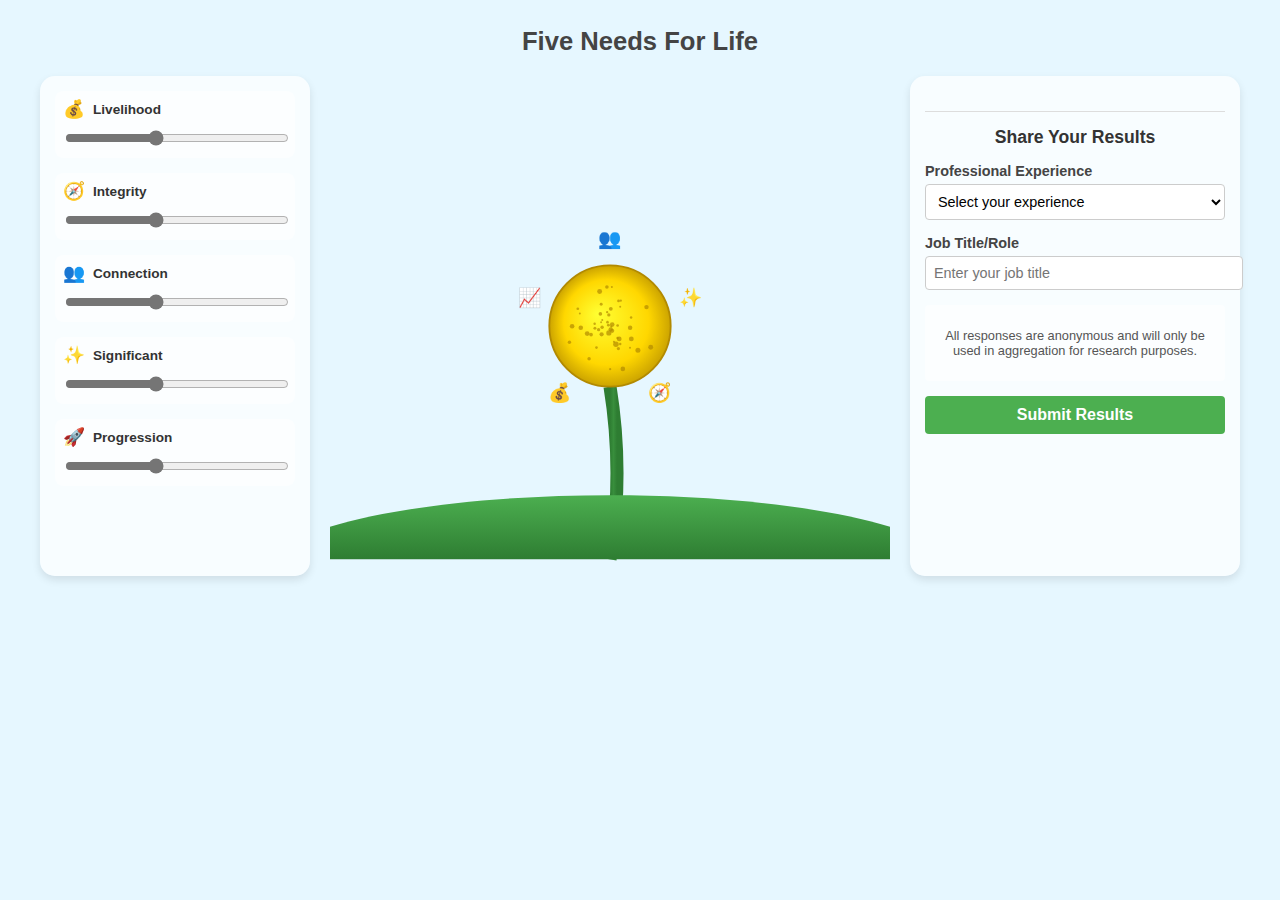
<file: worklife-needs.html>
<!DOCTYPE html>
<html lang="en">
<head>
    <meta charset="UTF-8">
    <meta name="viewport" content="width=device-width, initial-scale=1.0, maximum-scale=1.0, user-scalable=no">
    <title>Five Needs For Life</title>
    <style>
        body {
            font-family: 'Segoe UI', Tahoma, Geneva, Verdana, sans-serif;
            background-color: #e6f7ff;
            margin: 0;
            padding: 10px;
            display: flex;
            flex-direction: column;
            align-items: center;
            min-height: 100vh;
            box-sizing: border-box;
        }
        
        h1 {
            color: #444;
            text-align: center;
            margin-bottom: 20px;
            font-size: 1.6rem;
        }
        
        .main-container {
            display: flex;
            flex-direction: row;
            justify-content: center;
            width: 100%;
            max-width: 1200px;
            gap: 20px;
        }
        
        .sliders-container {
            width: 20%;
            background-color: rgba(255, 255, 255, 0.7);
            padding: 15px;
            border-radius: 15px;
            box-shadow: 0 4px 8px rgba(0, 0, 0, 0.1);
            flex-shrink: 0;
        }
        
        .flower-container {
            flex-grow: 1;
            display: flex;
            justify-content: center;
            align-items: center;
            min-height: 500px;
            position: relative;
            width: 45%;
        }
        
        .form-container {
            width: 25%;
            background-color: rgba(255, 255, 255, 0.7);
            padding: 15px;
            border-radius: 15px;
            box-shadow: 0 4px 8px rgba(0, 0, 0, 0.1);
            flex-shrink: 0;
        }
        
        .slider-group {
            margin-bottom: 15px;
            padding: 8px;
            border-radius: 8px;
            background-color: rgba(255, 255, 255, 0.5);
            transition: background-color 0.3s;
            position: relative;
        }
        
        .slider-group:hover {
            background-color: rgba(255, 255, 255, 0.8);
        }
        
        .slider-label {
            display: flex;
            align-items: center;
            margin-bottom: 5px;
            font-weight: bold;
            color: #333;
            font-size: 0.85em;
        }
        
        .emoji {
            margin-right: 8px;
            font-size: 1.3em;
        }
        
        .slider {
            width: 100%;
            margin-top: 5px;
            accent-color: #4CAF50;
        }
        
        /* Form styles */
        .form-section {
            margin-top: 20px;
            border-top: 1px solid #ddd;
            padding-top: 15px;
        }
        
        .form-section h3 {
            margin-top: 0;
            margin-bottom: 15px;
            font-size: 1.1em;
            color: #333;
            text-align: center;
        }
        
        .form-group {
            margin-bottom: 15px;
        }
        
        .form-group label {
            display: block;
            margin-bottom: 5px;
            font-weight: bold;
            font-size: 0.9em;
            color: #444;
        }
        
        .form-group select,
        .form-group input {
            width: 100%;
            padding: 8px;
            border: 1px solid #ccc;
            border-radius: 4px;
            font-size: 0.9em;
            background-color: white;
        }
        
        .disclaimer {
            margin: 15px 0;
            padding: 10px;
            background-color: rgba(255, 255, 255, 0.5);
            border-radius: 4px;
            font-size: 0.8em;
            color: #555;
            text-align: center;
        }
        
        #submitButton {
            display: block;
            width: 100%;
            padding: 10px;
            background-color: #4CAF50;
            color: white;
            border: none;
            border-radius: 4px;
            font-size: 1em;
            font-weight: bold;
            cursor: pointer;
            transition: background-color 0.3s;
        }
        
        #submitButton:hover {
            background-color: #3e8e41;
        }
        
        #submitButton:disabled {
            background-color: #cccccc;
            cursor: not-allowed;
        }
        
        #submissionStatus {
            margin-top: 10px;
            padding: 10px;
            border-radius: 4px;
            font-size: 0.9em;
            text-align: center;
            display: none;
        }
        
        .success {
            background-color: #dff0d8;
            color: #3c763d;
        }
        
        .error {
            background-color: #f2dede;
            color: #a94442;
        }
        
        .thank-you {
            text-align: center;
            padding: 20px;
            background-color: rgba(255, 255, 255, 0.7);
            border-radius: 8px;
            margin-top: 20px;
        }
        
        .thank-you h3 {
            color: #4CAF50;
            margin-bottom: 15px;
        }
        
        .thank-you p {
            color: #444;
            margin-bottom: 10px;
        }
        
        @media (max-width: 768px) {
            .main-container {
                flex-direction: column;
                align-items: center;
                gap: 15px;
            }
            
            .sliders-container {
                width: 90%;
                max-width: 100%;
                margin-bottom: 0;
                padding: 10px;
            }
            
            .flower-container {
                width: 100%;
                min-height: 350px;
                order: 2;
            }
            
            .form-container {
                width: 90%;
                max-width: 100%;
                padding: 10px;
                order: 3;
            }
            
            h1 {
                font-size: 1.4rem;
                margin-bottom: 15px;
            }
            
            .slider-group {
                margin-bottom: 8px;
            }
            
            .slider-label {
                font-size: 0.8em;
            }
            
            .form-section h3 {
                font-size: 1em;
            }
            
            .form-group label {
                font-size: 0.8em;
            }
            
            .form-group select,
            .form-group input {
                padding: 6px;
                font-size: 0.8em;
            }
            
            .disclaimer {
                font-size: 0.7em;
                padding: 8px;
            }
            
            #submitButton {
                padding: 8px;
                font-size: 0.9em;
            }
        }
    </style>
</head>
<body>
    <h1>Five Needs For Life</h1>
    <div class="main-container">
        <div class="sliders-container">
            <div class="slider-group">
                <div class="slider-label">
                    <span class="emoji">💰</span>
                    <span>Livelihood</span>
                </div>
                <input type="range" min="-2" max="3" value="0" class="slider" id="slider1">
            </div>
            <div class="slider-group">
                <div class="slider-label">
                    <span class="emoji">🧭</span>
                    <span>Integrity</span>
                </div>
                <input type="range" min="-2" max="3" value="0" class="slider" id="slider2">
            </div>
            <div class="slider-group">
                <div class="slider-label">
                    <span class="emoji">👥</span>
                    <span>Connection</span>
                </div>
                <input type="range" min="-2" max="3" value="0" class="slider" id="slider3">
            </div>
            
            
            
            <div class="slider-group">
                <div class="slider-label">
                    <span class="emoji">✨</span>
                    <span>Significant</span>
                </div>
                <input type="range" min="-2" max="3" value="0" class="slider" id="slider4">
            </div>
            
            <div class="slider-group">
                <div class="slider-label">
                    <span class="emoji">🚀</span>
                    <span>Progression</span>
                </div>
                <input type="range" min="-2" max="3" value="0" class="slider" id="slider5">
            </div>
        </div>
        
        <div class="flower-container" id="flowerContainer"></div>
        
        <div class="form-container">
            <div class="form-section">
                <h3>Share Your Results</h3>
                <form id="resultsForm">
                    <div class="form-group">
                        <label for="seniority">Professional Experience</label>
                        <select id="seniority" name="seniority" required>
                            <option value="" selected disabled>Select your experience</option>
                            <option value="< 1 year">Less than 1 year</option>
                            <option value="1-3 years">1-3 years</option>
                            <option value="3-5 years">3-5 years</option>
                            <option value="5-10 years">5-10 years</option>
                            <option value="10-15 years">10-15 years</option>
                            <option value="15+ years">15+ years</option>
                        </select>
                    </div>
                    
                    <div class="form-group">
                        <label for="jobProfile">Job Title/Role</label>
                        <input type="text" id="jobProfile" name="jobProfile" placeholder="Enter your job title" required>
                    </div>
                    
                    <div class="disclaimer">
                        <p>All responses are anonymous and will only be used in aggregation for research purposes.</p>
                    </div>
                    
                    <button type="submit" id="submitButton">Submit Results</button>
                </form>
                <div id="submissionStatus"></div>
            </div>
        </div>
    </div>

    <script>
        // Constants for the flower dimensions
        const svgWidth = 600;
        const svgHeight = 500;
        const centerX = svgWidth / 2;
        const centerY = svgHeight / 2;
        const pistilRadius = 65;
        const maxPetalLength = 200;
        
        // Needs categories with their data
        const needs = [
            { name: "Economic Security & Stability", emoji: "💰", color: "#FFD700", angle: 126 },
            { name: "Authenticity, Values & Autonomy", emoji: "🧭", color: "#FF7F50", angle: 54 },
            { name: "Connection, Community & Recognition", emoji: "👥", color: "#5B9BD5", angle: -90 },
            { name: "Impact & Meaningful Contribution", emoji: "✨", color: "#4CAF50", angle: -18 },            
            { name: "Growth, Mastery & Future Orientation", emoji: "📈", color: "#9370DB", angle: 198 }
        ];

        // Create the SVG element
        const createSVG = () => {
            const container = document.getElementById('flowerContainer');
            container.innerHTML = '';
            
            // Make SVG responsive
            const svg = document.createElementNS("http://www.w3.org/2000/svg", "svg");
            svg.setAttribute("viewBox", `0 0 ${svgWidth} ${svgHeight}`);
            svg.setAttribute("width", "100%");
            svg.setAttribute("height", "100%");
            svg.style.maxHeight = "70vh";
            svg.style.display = "block";
            svg.id = "flowerSVG";
            
            container.appendChild(svg);
            return svg;
        };

        // Get the current values from all sliders
        const getSliderValues = () => {
            return [1, 2, 3, 4, 5].map(i => parseInt(document.getElementById(`slider${i}`).value));
        };

        // Draw a petal - new petal shape
        const drawPetal = (svg, angle, length, width, color, emoji) => {
            // Make petals wider and more visible even at small values
            const petalWidth = width * 100; // Increased width factor
            
            // Make length at least 40% of maxPetalLength even for value 1 
            const adjustedLength = Math.max(length, maxPetalLength * 0.4);
            
            // Calculate the end point of the petal
            const endX = centerX + adjustedLength * Math.cos(angle * Math.PI / 180);
            const endY = centerY + adjustedLength * Math.sin(angle * Math.PI / 180);
            
            // Calculate control points for the bezier curves - making them wider
            // Wider angle spread to make petals touch each other
            const ctrl1Angle = angle - 50; 
            const ctrl2Angle = angle + 50;
            
            const ctrl1X = centerX + adjustedLength * 0.8 * Math.cos(ctrl1Angle * Math.PI / 180);
            const ctrl1Y = centerY + adjustedLength * 0.8 * Math.sin(ctrl1Angle * Math.PI / 180);
            const ctrl2X = centerX + adjustedLength * 0.8 * Math.cos(ctrl2Angle * Math.PI / 180);
            const ctrl2Y = centerY + adjustedLength * 0.8 * Math.sin(ctrl2Angle * Math.PI / 180);
            
            // Additional control points for the heart-like petal shape
            const ctrl3X = centerX + adjustedLength * 0.9 * Math.cos((angle - 25) * Math.PI / 180);
            const ctrl3Y = centerY + adjustedLength * 0.9 * Math.sin((angle - 25) * Math.PI / 180);
            const ctrl4X = centerX + adjustedLength * 0.9 * Math.cos((angle + 25) * Math.PI / 180);
            const ctrl4Y = centerY + adjustedLength * 0.9 * Math.sin((angle + 25) * Math.PI / 180);
            
            // Create a gradient for the petal
            const gradientId = `petalGradient${angle}`;
            const gradient = document.createElementNS("http://www.w3.org/2000/svg", "linearGradient");
            gradient.setAttribute("id", gradientId);
            gradient.setAttribute("x1", "0%");
            gradient.setAttribute("y1", "0%");
            gradient.setAttribute("x2", "100%");
            gradient.setAttribute("y2", "100%");
            
            const stop1 = document.createElementNS("http://www.w3.org/2000/svg", "stop");
            stop1.setAttribute("offset", "0%");
            stop1.setAttribute("stop-color", color);
            
            const stop2 = document.createElementNS("http://www.w3.org/2000/svg", "stop");
            stop2.setAttribute("offset", "100%");
            stop2.setAttribute("stop-color", lightenColor(color, 50));
            
            gradient.appendChild(stop1);
            gradient.appendChild(stop2);
            
            const defs = document.createElementNS("http://www.w3.org/2000/svg", "defs");
            defs.appendChild(gradient);
            svg.appendChild(defs);
            
            // Draw the petal using path with a new shape (heart-like)
            const path = document.createElementNS("http://www.w3.org/2000/svg", "path");
            path.setAttribute("d", `
                M ${centerX} ${centerY}
                Q ${ctrl1X} ${ctrl1Y}, ${endX} ${endY}
                Q ${ctrl4X} ${ctrl4Y}, ${centerX} ${centerY}
                Z
            `);
            path.setAttribute("fill", `url(#${gradientId})`);
            path.setAttribute("stroke", darkenColor(color, 20));
            path.setAttribute("stroke-width", "1");
            path.setAttribute("filter", "drop-shadow(0px 2px 3px rgba(0,0,0,0.2))");
            svg.appendChild(path);
            
            // Add texture to the petal
            for (let i = 0; i < 8; i++) {
                const lineAngle = angle - 15 + (i * 5);
                const lineLength = length * 0.7 * (0.5 + Math.random() * 0.5);
                const startX = centerX + pistilRadius * 0.8 * Math.cos(lineAngle * Math.PI / 180);
                const startY = centerY + pistilRadius * 0.8 * Math.sin(lineAngle * Math.PI / 180);
                const endLineX = centerX + lineLength * Math.cos(lineAngle * Math.PI / 180);
                const endLineY = centerY + lineLength * Math.sin(lineAngle * Math.PI / 180);
                
                const line = document.createElementNS("http://www.w3.org/2000/svg", "line");
                line.setAttribute("x1", startX);
                line.setAttribute("y1", startY);
                line.setAttribute("x2", endLineX);
                line.setAttribute("y2", endLineY);
                line.setAttribute("stroke", darkenColor(color, 10));
                line.setAttribute("stroke-width", "0.5");
                line.setAttribute("opacity", "0.3");
                svg.appendChild(line);
            }
            
            // Add emoji near the end of the petal, outside but close to the tip
            const emojiDistance = length * 1.1; // Just beyond the petal tip
            const emojiX = centerX + emojiDistance * Math.cos(angle * Math.PI / 180);
            const emojiY = centerY + emojiDistance * Math.sin(angle * Math.PI / 180);
            
            const foreignObject = document.createElementNS("http://www.w3.org/2000/svg", "foreignObject");
            foreignObject.setAttribute("x", emojiX - 15);
            foreignObject.setAttribute("y", emojiY - 15);
            foreignObject.setAttribute("width", "30");
            foreignObject.setAttribute("height", "30");
            
            const emojiDiv = document.createElement("div");
            emojiDiv.style.textAlign = "center";
            emojiDiv.style.fontSize = "20px";
            emojiDiv.innerHTML = emoji;
            
            foreignObject.appendChild(emojiDiv);
            svg.appendChild(foreignObject);
        };

        // Draw a damage hole in the pistil - now using background color and irregular shape
        const drawDamage = (svg, angle, size) => {
            // Size is -1 or -2, representing the severity of the damage
            // Reduced damage size by 30% as requested
            const damageSize = Math.abs(size) * 14; // Reduced from 20 to 14 (30% smaller)
            
            // Calculate the position of the damage on the pistil
            const damageX = centerX + (pistilRadius - damageSize/2) * Math.cos(angle * Math.PI / 180);
            const damageY = centerY + (pistilRadius - damageSize/2) * Math.sin(angle * Math.PI / 180);
            
            // Create an irregular "bitten" shape instead of a perfect circle
            const bitePath = document.createElementNS("http://www.w3.org/2000/svg", "path");
            
            // Generate irregular bitten mark with multiple points
            let pathData = `M ${damageX},${damageY} `;
            const numPoints = 12;
            
            for (let i = 0; i < numPoints; i++) {
                const pointAngle = (i / numPoints) * 2 * Math.PI;
                // Vary the radius to create irregularity - some points extend further
                const biteFactor = 0.7 + Math.random() * 0.6; // Between 0.7 and 1.3
                const pointRadius = damageSize * biteFactor;
                
                const px = damageX + pointRadius * Math.cos(pointAngle);
                const py = damageY + pointRadius * Math.sin(pointAngle);
                
                pathData += `L ${px},${py} `;
            }
            
            pathData += "Z"; // Close the path
            
            bitePath.setAttribute("d", pathData);
            bitePath.setAttribute("fill", "#e6f7ff"); // Same as background color
            bitePath.setAttribute("stroke", "none"); // No outline
            svg.appendChild(bitePath);
        };

        // Draw the pistil (center of the flower)
        const drawPistil = (svg, damageLevel) => {
            // Calculate color based on damage level (0 to 10, where 10 is maximum damage)
            // 0 damage = bright yellow, max damage = dark brown
            const normalColor = "#FFD700"; // Bright yellow
            const maxDamageColor = "#5D4037"; // Dark brown
            
            // Calculate color based on damage proportion
            const maxPossibleDamage = 10; // -2 for all 5 categories would be 10
            const damageProportion = Math.min(damageLevel / maxPossibleDamage, 1);
            const pistilColor = interpolateColor(normalColor, maxDamageColor, damageProportion);
            
            // Create a gradient for the pistil
            const gradientId = "pistilGradient";
            const gradient = document.createElementNS("http://www.w3.org/2000/svg", "radialGradient");
            gradient.setAttribute("id", gradientId);
            gradient.setAttribute("cx", "50%");
            gradient.setAttribute("cy", "50%");
            gradient.setAttribute("r", "50%");
            gradient.setAttribute("fx", "40%");
            gradient.setAttribute("fy", "40%");
            
            const stop1 = document.createElementNS("http://www.w3.org/2000/svg", "stop");
            stop1.setAttribute("offset", "0%");
            stop1.setAttribute("stop-color", lightenColor(pistilColor, 20));
            
            const stop2 = document.createElementNS("http://www.w3.org/2000/svg", "stop");
            stop2.setAttribute("offset", "70%");
            stop2.setAttribute("stop-color", pistilColor);
            
            const stop3 = document.createElementNS("http://www.w3.org/2000/svg", "stop");
            stop3.setAttribute("offset", "100%");
            stop3.setAttribute("stop-color", darkenColor(pistilColor, 20));
            
            gradient.appendChild(stop1);
            gradient.appendChild(stop2);
            gradient.appendChild(stop3);
            
            const defs = document.createElementNS("http://www.w3.org/2000/svg", "defs");
            defs.appendChild(gradient);
            svg.appendChild(defs);
            
            // Draw the pistil as a circle
            const circle = document.createElementNS("http://www.w3.org/2000/svg", "circle");
            circle.setAttribute("cx", centerX);
            circle.setAttribute("cy", centerY);
            circle.setAttribute("r", pistilRadius);
            circle.setAttribute("fill", `url(#${gradientId})`);
            circle.setAttribute("stroke", darkenColor(pistilColor, 30));
            circle.setAttribute("stroke-width", "2");
            // Removed the drop shadow
            svg.appendChild(circle);
            
            // Add texture dots to the pistil
            for (let i = 0; i < 50; i++) {
                const angle = Math.random() * 360;
                const distance = Math.random() * pistilRadius * 0.8;
                const dotX = centerX + distance * Math.cos(angle * Math.PI / 180);
                const dotY = centerY + distance * Math.sin(angle * Math.PI / 180);
                const dotSize = 1 + Math.random() * 2;
                
                const dot = document.createElementNS("http://www.w3.org/2000/svg", "circle");
                dot.setAttribute("cx", dotX);
                dot.setAttribute("cy", dotY);
                dot.setAttribute("r", dotSize);
                dot.setAttribute("fill", darkenColor(pistilColor, 30));
                dot.setAttribute("opacity", "0.7");
                svg.appendChild(dot);
            }
        };

        // Draw the complete flower
        const drawFlower = () => {
            const values = getSliderValues();
            const svg = createSVG();
            
            // First draw the stem (so it's behind everything)
            drawStem(svg);
            
            // Then draw ground (over the stem)
            drawGround(svg);
            
            // Calculate pistil damage level
            const damageLevel = values.reduce((sum, val) => sum + (val < 0 ? Math.abs(val) : 0), 0);
            
            // Draw petals first (so they appear behind the pistil)
            values.forEach((value, index) => {
                if (value > 0) {
                    // Calculate petal size based on value (1-3)
                    // Adjusted scale to make level 1 more visible
                    // Now a value of 1 will give 50% of max length instead of 33%
                    const petalLength = ((value * 0.5) / 3 + 0.5) * maxPetalLength;
                    const petalWidth = value / 3;
                    
                    drawPetal(svg, needs[index].angle, petalLength, petalWidth, needs[index].color, needs[index].emoji);
                } else {
                    // Still draw the emoji even if no petal is visible (for values 0, -1, -2)
                    drawEmojiOnly(svg, needs[index].angle, needs[index].emoji);
                }
            });
            
            // Draw the pistil
            drawPistil(svg, damageLevel);
            
            // Draw damage holes on top
            values.forEach((value, index) => {
                if (value < 0) {
                    drawDamage(svg, needs[index].angle, value);
                }
            });
        };
        
        // Function to draw just the emoji without a petal
        const drawEmojiOnly = (svg, angle, emoji) => {
            // Position emoji near the pistil
            const emojiDistance = pistilRadius * 1.4; // Just outside the pistil
            const emojiX = centerX + emojiDistance * Math.cos(angle * Math.PI / 180);
            const emojiY = centerY + emojiDistance * Math.sin(angle * Math.PI / 180);
            
            const foreignObject = document.createElementNS("http://www.w3.org/2000/svg", "foreignObject");
            foreignObject.setAttribute("x", emojiX - 15);
            foreignObject.setAttribute("y", emojiY - 15);
            foreignObject.setAttribute("width", "30");
            foreignObject.setAttribute("height", "30");
            
            const emojiDiv = document.createElement("div");
            emojiDiv.style.textAlign = "center";
            emojiDiv.style.fontSize = "20px";
            emojiDiv.innerHTML = emoji;
            
            foreignObject.appendChild(emojiDiv);
            svg.appendChild(foreignObject);
        };
        
        // Draw the ground/grass - simplified version
        const drawGround = (svg) => {
            // Create a gradient for the grass
            const gradientId = "grassGradient";
            const gradient = document.createElementNS("http://www.w3.org/2000/svg", "linearGradient");
            gradient.setAttribute("id", gradientId);
            gradient.setAttribute("x1", "0%");
            gradient.setAttribute("y1", "0%");
            gradient.setAttribute("x2", "0%");
            gradient.setAttribute("y2", "100%");
            
            const stop1 = document.createElementNS("http://www.w3.org/2000/svg", "stop");
            stop1.setAttribute("offset", "0%");
            stop1.setAttribute("stop-color", "#4CAF50");
            
            const stop2 = document.createElementNS("http://www.w3.org/2000/svg", "stop");
            stop2.setAttribute("offset", "100%");
            stop2.setAttribute("stop-color", "#2E7D32");
            
            gradient.appendChild(stop1);
            gradient.appendChild(stop2);
            
            const defs = svg.querySelector("defs") || document.createElementNS("http://www.w3.org/2000/svg", "defs");
            if (!svg.querySelector("defs")) {
                svg.appendChild(defs);
            }
            defs.appendChild(gradient);
            
            // Draw a thicker curved ground
            const groundPath = document.createElementNS("http://www.w3.org/2000/svg", "path");
            
            // Define a simple curved path for the ground with more height
            // Starting from left edge, curving up in the middle, then down to right edge
            const groundY = svgHeight - 50; // Higher start point for a thicker ground
            const curveHeight = 30; // Increased curve height
            
            const pathD = `
                M 0,${svgHeight}
                L 0,${groundY + curveHeight/2}
                C ${svgWidth/4},${groundY - curveHeight} ${svgWidth*3/4},${groundY - curveHeight} ${svgWidth},${groundY + curveHeight/2}
                L ${svgWidth},${svgHeight}
                Z
            `;
            
            groundPath.setAttribute("d", pathD);
            groundPath.setAttribute("fill", `url(#${gradientId})`);
            svg.appendChild(groundPath);
            
            // Add job title text if available
            const jobProfile = document.getElementById('jobProfile').value.trim();
            const seniority = document.getElementById('seniority').value;
            
            if (jobProfile || seniority) {
                let displayText = "";
                
                if (jobProfile) {
                    displayText += jobProfile.toUpperCase();
                    
                    if (seniority) {
                        displayText += ` (${seniority} xp)`;
                    }
                } else if (seniority) {
                    displayText = seniority;
                }
                
                if (displayText) {
                    const text = document.createElementNS("http://www.w3.org/2000/svg", "text");
                    text.setAttribute("x", svgWidth / 2);
                    text.setAttribute("y", svgHeight - 20); // Positioned lower, clearly on the grass
                    text.setAttribute("text-anchor", "middle");
                    text.setAttribute("fill", "white");
                    text.setAttribute("font-size", "16px");
                    text.setAttribute("font-weight", "bold");
                    text.setAttribute("font-family", "Arial, sans-serif");
                    text.textContent = displayText;
                    
                    // Add a shadow effect for better visibility
                    text.setAttribute("filter", "drop-shadow(0px 1px 1px rgba(0,0,0,0.7))");
                    
                    svg.appendChild(text);
                }
            }
        };
        
        // Draw the stem (trunk only - no leaves)
        const drawStem = (svg) => {
            // Calculate stem start position (bottom of pistil)
            const stemTopX = centerX;
            const stemTopY = centerY + pistilRadius;
            const stemBottomY = svgHeight; // Reach all the way to the bottom of SVG
            const stemWidth = 14; // Slightly thicker trunk
            
            // Create stem gradient
            const stemGradientId = "stemGradient";
            const stemGradient = document.createElementNS("http://www.w3.org/2000/svg", "linearGradient");
            stemGradient.setAttribute("id", stemGradientId);
            stemGradient.setAttribute("x1", "0%");
            stemGradient.setAttribute("y1", "0%");
            stemGradient.setAttribute("x2", "100%");
            stemGradient.setAttribute("y2", "0%");
            
            const stemStop1 = document.createElementNS("http://www.w3.org/2000/svg", "stop");
            stemStop1.setAttribute("offset", "0%");
            stemStop1.setAttribute("stop-color", "#2E7D32");
            
            const stemStop2 = document.createElementNS("http://www.w3.org/2000/svg", "stop");
            stemStop2.setAttribute("offset", "50%");
            stemStop2.setAttribute("stop-color", "#388E3C");
            
            const stemStop3 = document.createElementNS("http://www.w3.org/2000/svg", "stop");
            stemStop3.setAttribute("offset", "100%");
            stemStop3.setAttribute("stop-color", "#2E7D32");
            
            stemGradient.appendChild(stemStop1);
            stemGradient.appendChild(stemStop2);
            stemGradient.appendChild(stemStop3);
            
            const defs = svg.querySelector("defs") || document.createElementNS("http://www.w3.org/2000/svg", "defs");
            if (!svg.querySelector("defs")) {
                svg.appendChild(defs);
            }
            defs.appendChild(stemGradient);
            
            // Draw the stem with a slight curve
            const stem = document.createElementNS("http://www.w3.org/2000/svg", "path");
            const controlX = centerX + 15; // Add a slight curve
            stem.setAttribute("d", `M ${stemTopX},${stemTopY} Q ${controlX},${(stemTopY + stemBottomY)/2} ${stemTopX},${stemBottomY}`);
            stem.setAttribute("stroke", `url(#${stemGradientId})`);
            stem.setAttribute("stroke-width", stemWidth);
            stem.setAttribute("fill", "none");
            svg.appendChild(stem);
        };

        // Helper function to lighten a color
        function lightenColor(color, percent) {
            const num = parseInt(color.slice(1), 16);
            const amt = Math.round(2.55 * percent);
            const R = Math.min(255, (num >> 16) + amt);
            const G = Math.min(255, (num >> 8 & 0x00FF) + amt);
            const B = Math.min(255, (num & 0x0000FF) + amt);
            return `#${(0x1000000 + (R << 16) + (G << 8) + B).toString(16).slice(1)}`;
        }

        // Helper function to darken a color
        function darkenColor(color, percent) {
            const num = parseInt(color.slice(1), 16);
            const amt = Math.round(2.55 * percent);
            const R = Math.max(0, (num >> 16) - amt);
            const G = Math.max(0, (num >> 8 & 0x00FF) - amt);
            const B = Math.max(0, (num & 0x0000FF) - amt);
            return `#${(0x1000000 + (R << 16) + (G << 8) + B).toString(16).slice(1)}`;
        }

        // Helper function to interpolate between two colors
        function interpolateColor(color1, color2, factor) {
            const r1 = parseInt(color1.slice(1, 3), 16);
            const g1 = parseInt(color1.slice(3, 5), 16);
            const b1 = parseInt(color1.slice(5, 7), 16);
            
            const r2 = parseInt(color2.slice(1, 3), 16);
            const g2 = parseInt(color2.slice(3, 5), 16);
            const b2 = parseInt(color2.slice(5, 7), 16);
            
            const r = Math.round(r1 + factor * (r2 - r1));
            const g = Math.round(g1 + factor * (g2 - g1));
            const b = Math.round(b1 + factor * (b2 - b1));
            
            return `#${(r << 16 | g << 8 | b).toString(16).padStart(6, '0')}`;
        }

        // Setup event listeners for sliders and form fields
        function setupSliders() {
            // Set up sliders
            for (let i = 1; i <= 5; i++) {
                const slider = document.getElementById(`slider${i}`);
                
                // Set initial color based on value
                updateSliderColor(slider);
                
                slider.addEventListener('input', function() {
                    drawFlower();
                    updateSliderColor(this);
                });
            }
            
            // Set up form field live updates
            const jobProfileInput = document.getElementById('jobProfile');
            const senioritySelect = document.getElementById('seniority');
            
            jobProfileInput.addEventListener('input', drawFlower);
            senioritySelect.addEventListener('change', drawFlower);
        }
        
        // Update slider color based on its value
        function updateSliderColor(slider) {
            const value = parseInt(slider.value);
            if (value < 0) {
                slider.style.accentColor = '#E53935'; // Red for negative values
            } else if (value > 0) {
                slider.style.accentColor = '#4CAF50'; // Green for positive values
            } else {
                slider.style.accentColor = '#757575'; // Gray for zero
            }
        }
        
        // Handle form submission
        function setupForm() {
            const form = document.getElementById('resultsForm');
            const submitButton = document.getElementById('submitButton');
            const statusDiv = document.getElementById('submissionStatus');
            const formSection = document.querySelector('.form-section');
            
            form.addEventListener('submit', function(event) {
                event.preventDefault();
                
                // Validate form fields
                const seniority = document.getElementById('seniority').value;
                const jobProfile = document.getElementById('jobProfile').value;
                
                if (!seniority || !jobProfile) {
                    statusDiv.textContent = 'Please fill in all fields before submitting.';
                    statusDiv.className = 'error';
                    statusDiv.style.display = 'block';
                    
                    setTimeout(function() {
                        statusDiv.style.display = 'none';
                    }, 3000);
                    
                    return;
                }
                
                // Get all values
                const sliderValues = [];
                for (let i = 1; i <= 5; i++) {
                    sliderValues.push(document.getElementById(`slider${i}`).value);
                }
                
                // Disable button while submitting
                submitButton.disabled = true;
                submitButton.textContent = 'Submitting...';
                
                // Prepare data for submission
                const formData = {
                    timestamp: new Date().toISOString(),
                    seniority: seniority,
                    jobProfile: jobProfile,
                    livelihood: sliderValues[0],
                    connection: sliderValues[2],
                    integrity: sliderValues[1], 
                    significant: sliderValues[3],
                    progression: sliderValues[4]
                };
                
                // Submit to Google Sheets via AppScript
                submitToGoogleSheets(formData, function(success, message) {
                    if (success) {
                        // Replace form with thank you message
                        formSection.innerHTML = `
                            <div class="thank-you">
                                <h3>Thank You!</h3>
                                <p>Your results have been submitted successfully.</p>
                                <p>Thank you for participating in our research.</p>
                            </div>
                        `;
                    } else {
                        statusDiv.textContent = 'Error submitting results: ' + message;
                        statusDiv.className = 'error';
                        statusDiv.style.display = 'block';
                        submitButton.disabled = false;
                        submitButton.textContent = 'Submit Results';
                    }
                });
            });
        }
        
        // Function to submit data to Google Sheets via AppScript
        function submitToGoogleSheets(data, callback) {
            // Log the data being sent for debugging
            console.log('Sending data to Google Sheets:', data);
            
            // Real Google Apps Script Web App URL
            const scriptURL = 'https://script.google.com/macros/s/AKfycbz8a3MnxPWZx1wHBWkbcZptlKpN4wXFzJfuzj7cyI80Dcns2ExNZwaDn-iGzHxai8uG/exec';
            
            fetch(scriptURL, {
                method: 'POST',
                body: JSON.stringify(data),
                mode: 'no-cors'
            })
            .then(response => callback(true, 'Success'))
            .catch(error => callback(false, error));
        }

        // Initialize the flower
        window.onload = function() {
            setupSliders();
            setupForm();
            drawFlower();
            
            // Ensure it redraws when orientation changes
            window.addEventListener('resize', function() {
                drawFlower();
            });
        };
    </script>
</body>
</html>
</file>
